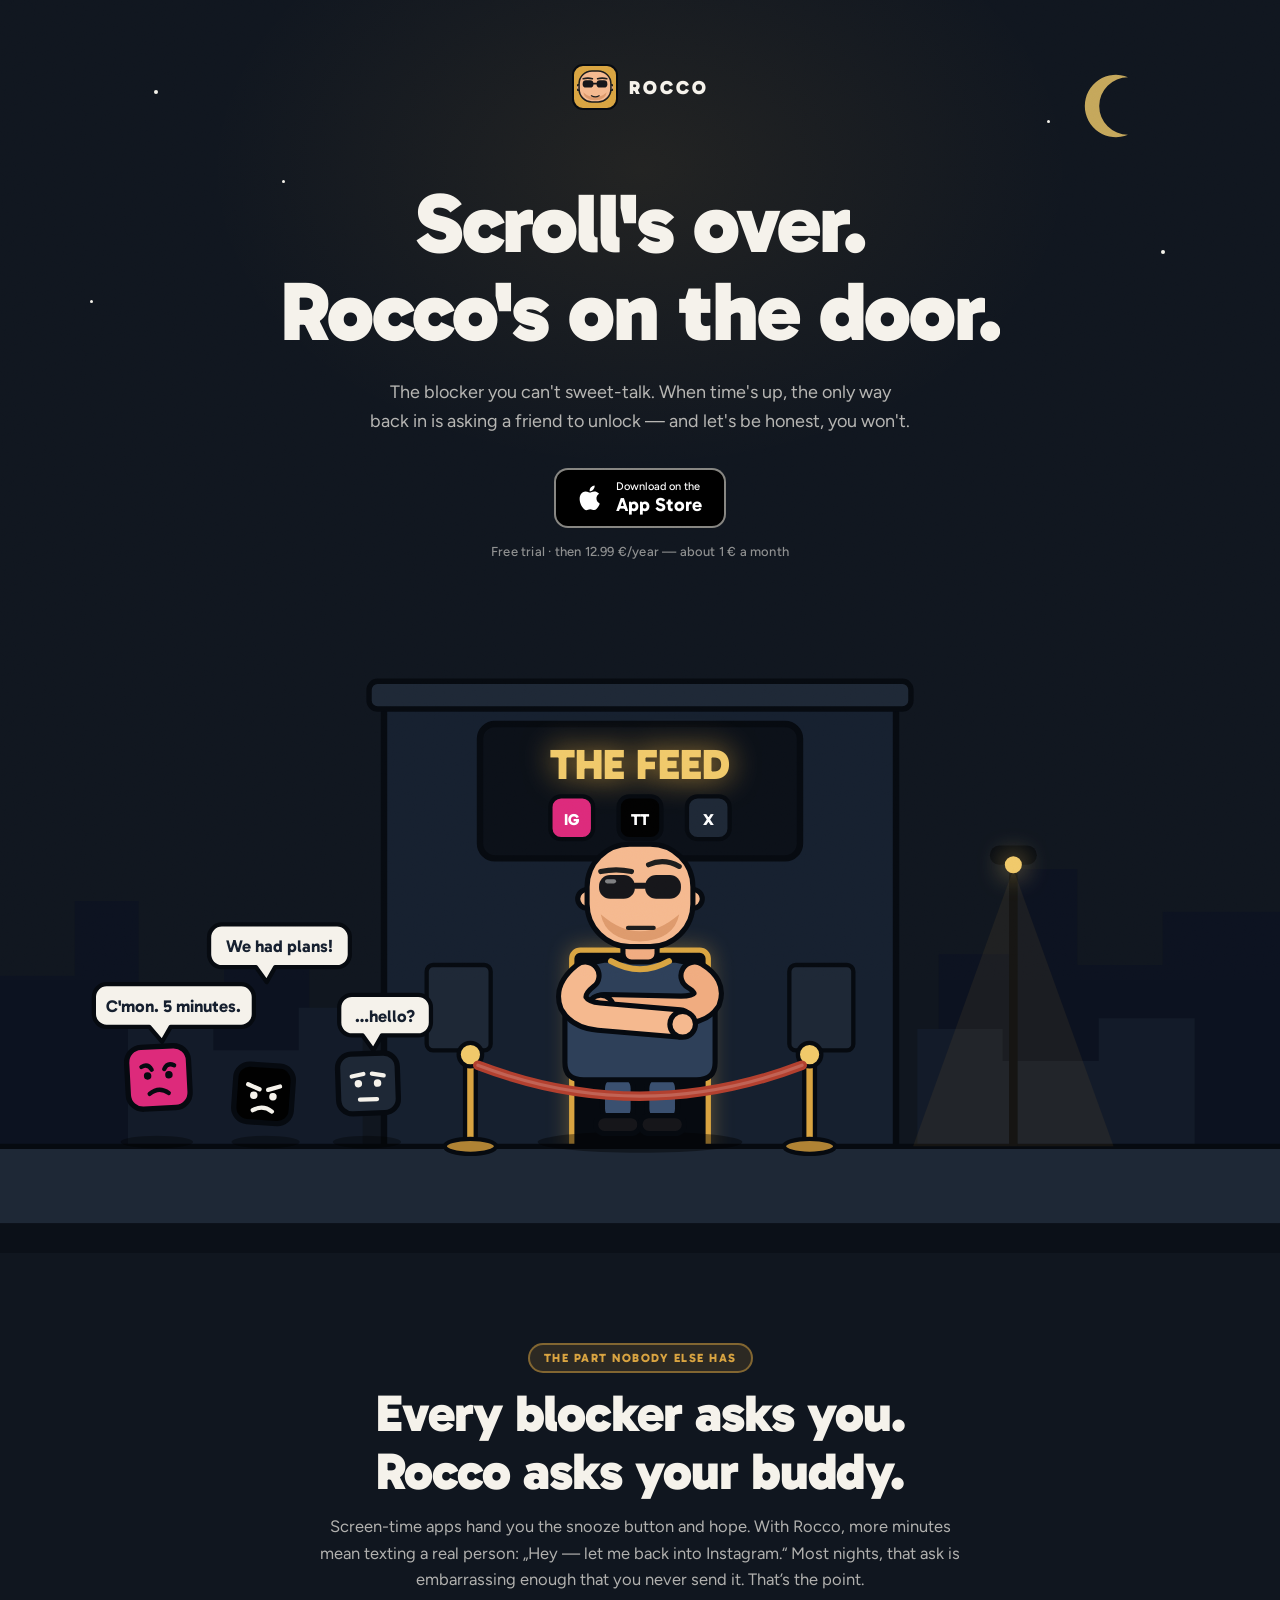
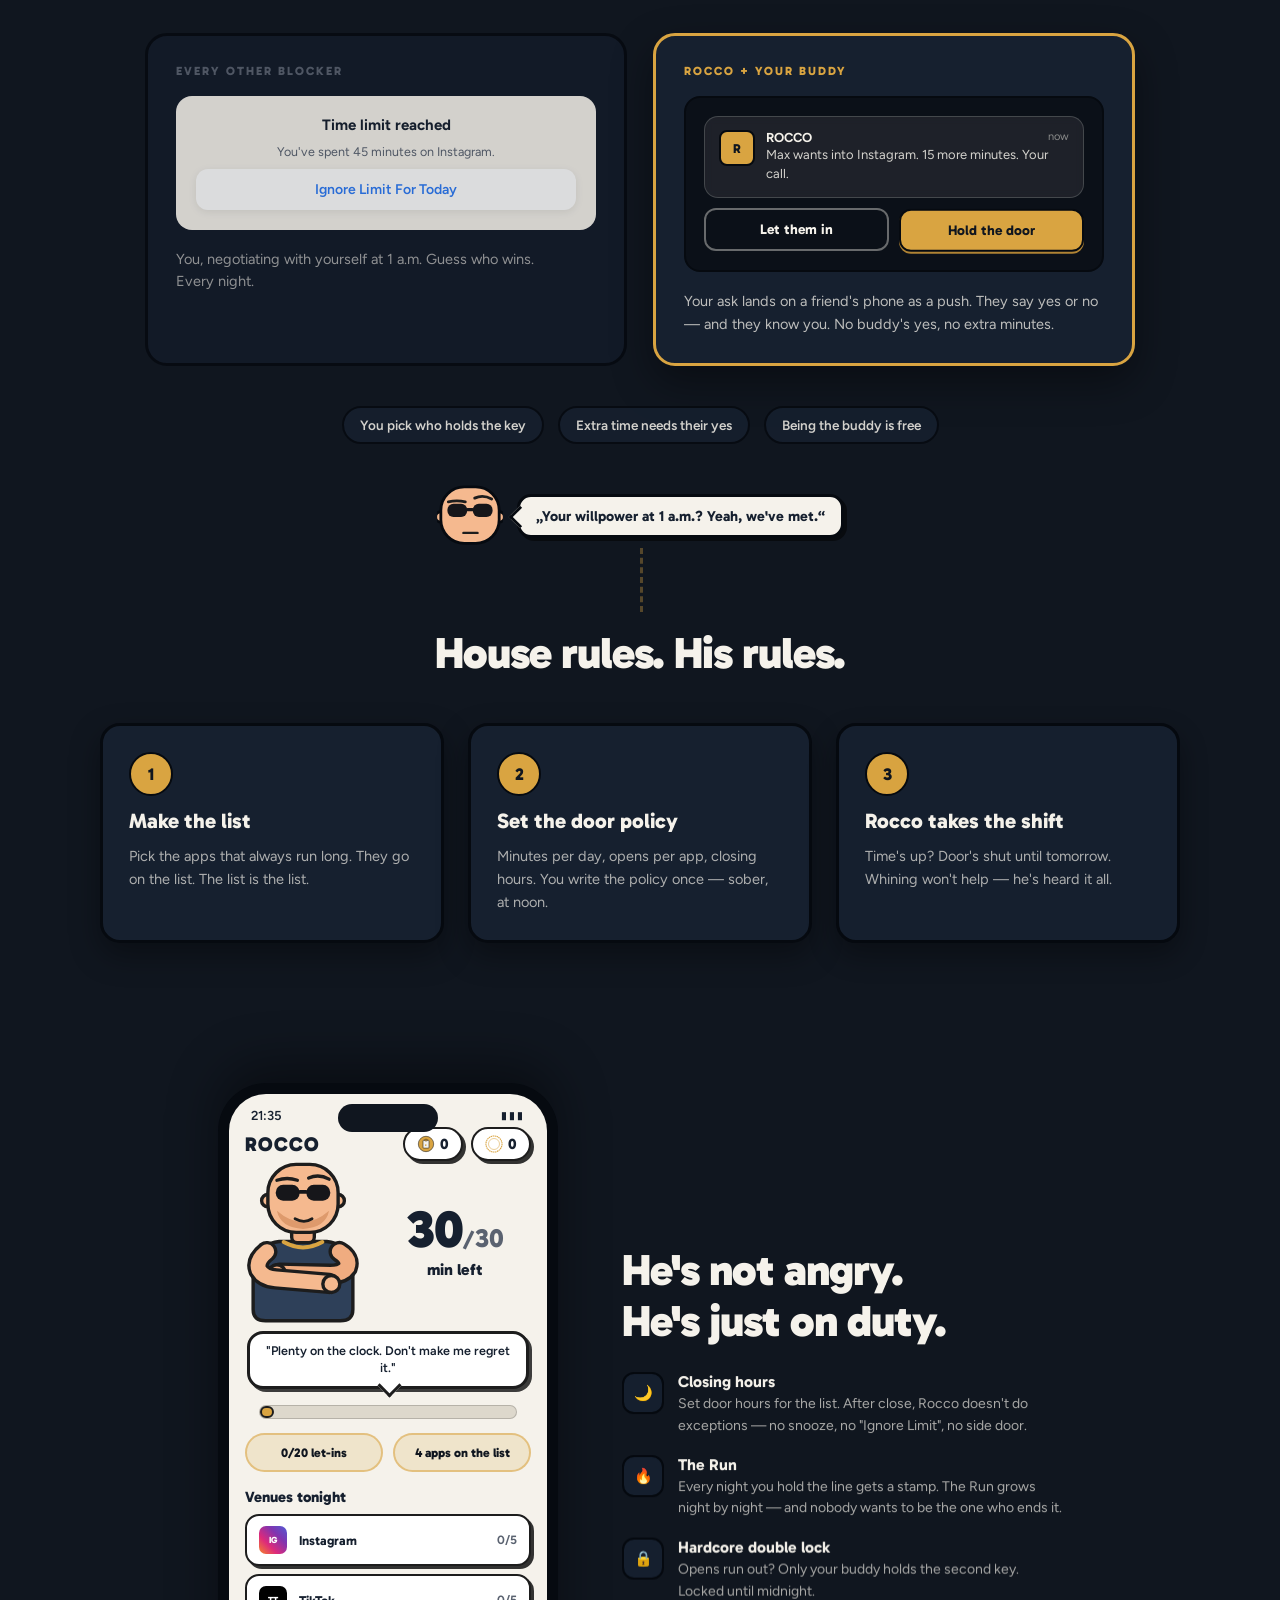
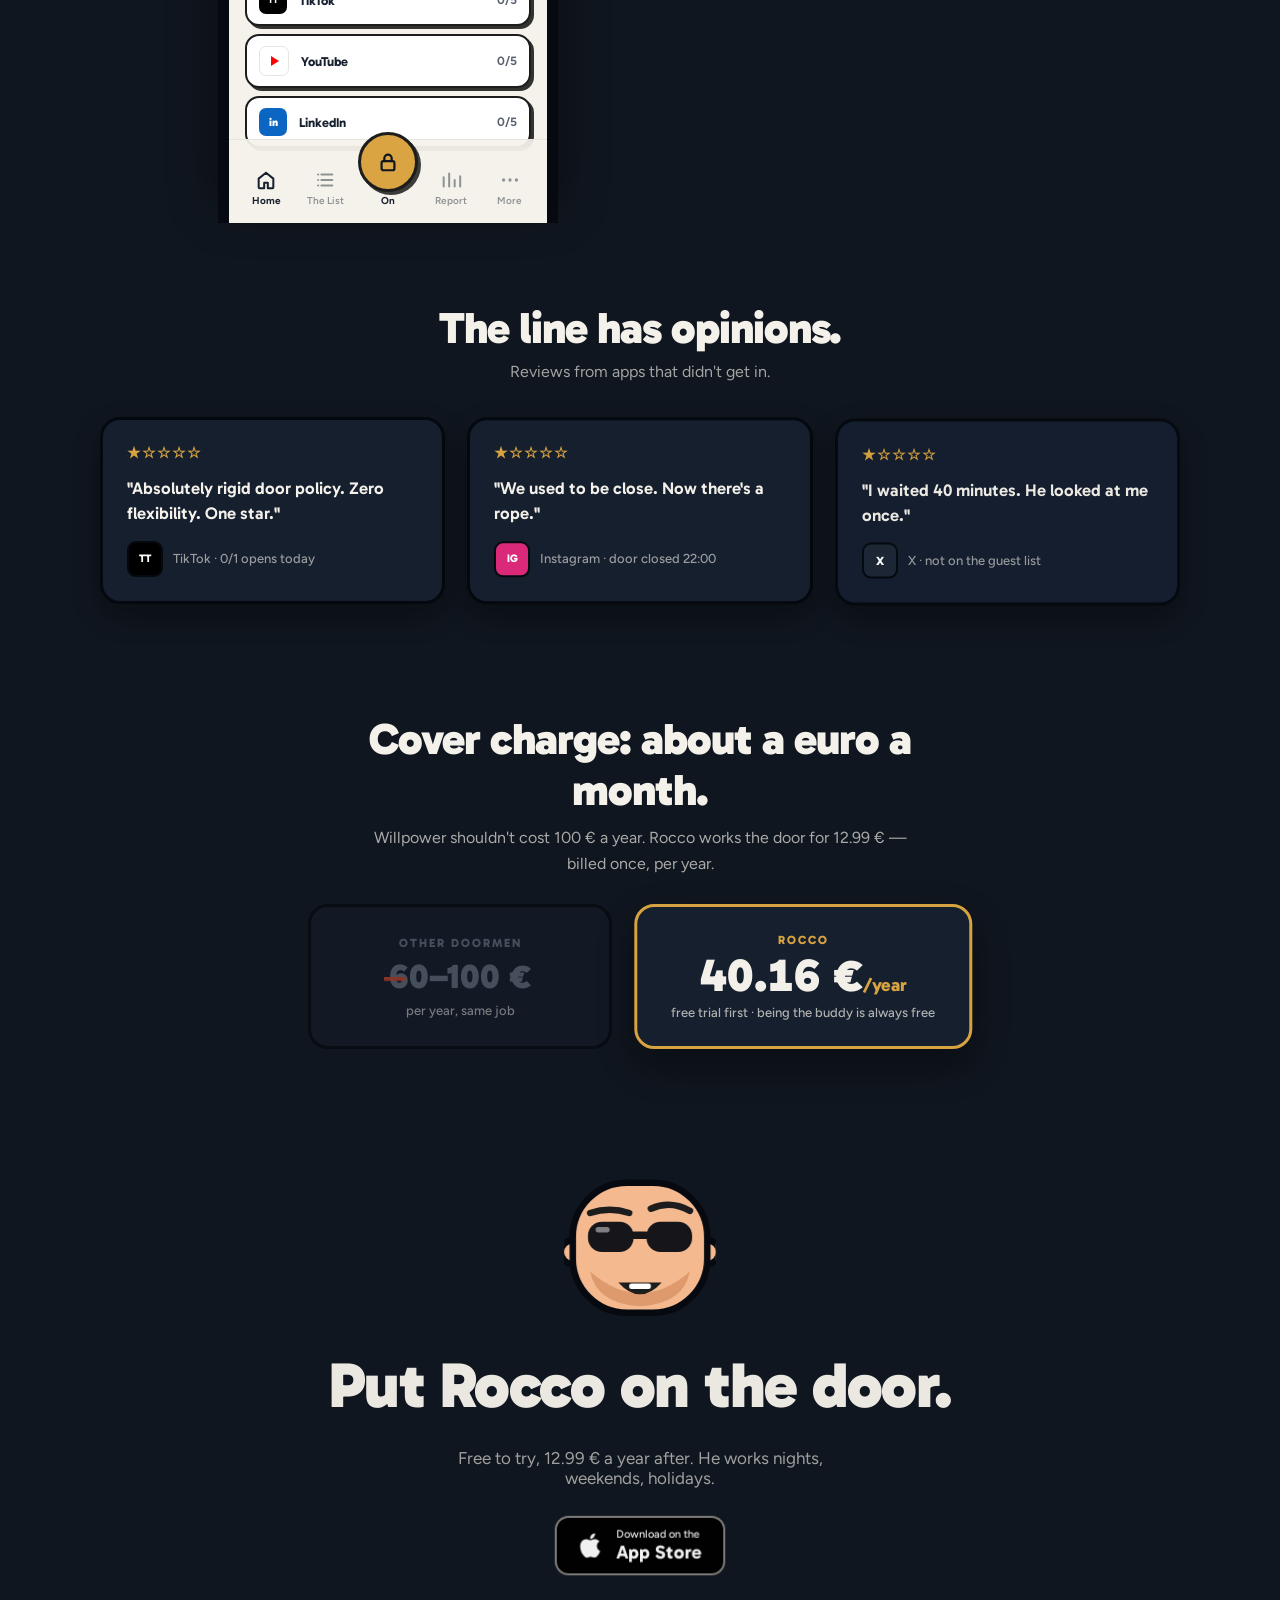
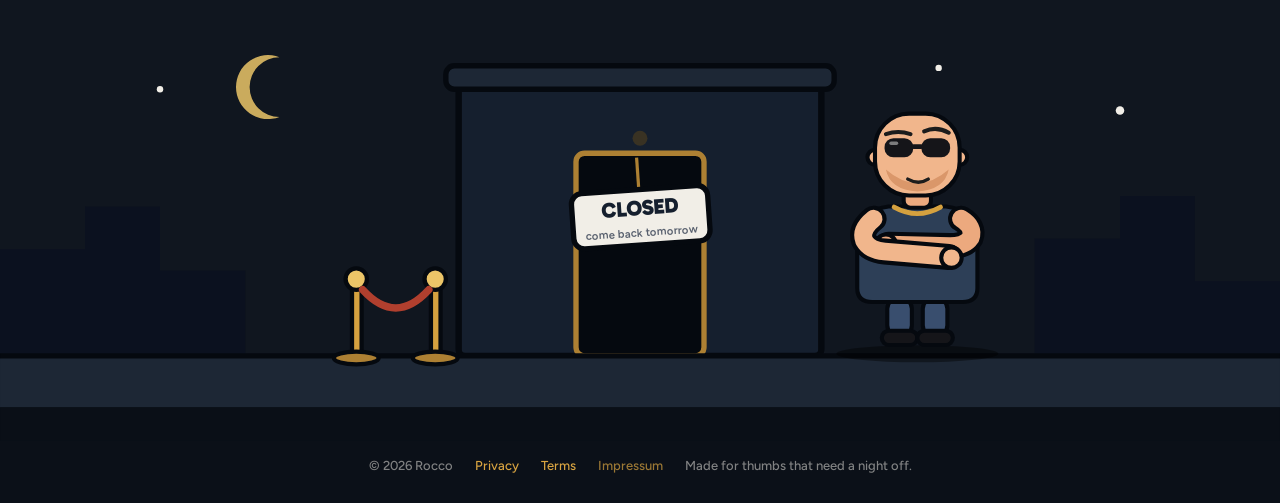
<file: index.html>
<!DOCTYPE html>
<html lang="en">
<head>
<meta charset="utf-8">
<meta name="viewport" content="width=device-width, initial-scale=1">
<script id="Cookiebot" src="https://consent.cookiebot.com/uc.js" data-cbid="1db7adaa-9e09-48d9-9459-16a54d3e0758" data-blockingmode="auto" type="text/javascript"></script>
<title>Rocco — Scroll's over. Rocco's on the door.</title>
<meta name="description" content="The blocker you can't sweet-talk. When time's up, the only way back in is asking a friend to unlock.">
<meta name="apple-itunes-app" content="app-id=6793236853">
<link rel="icon" type="image/png" href="assets/app-icon.png" />
<link rel="apple-touch-icon" href="assets/app-icon.png" />
<link rel="preconnect" href="https://fonts.googleapis.com">
<link href="https://fonts.googleapis.com/css2?family=Gabarito:wght@500;600;700;800;900&amp;family=Figtree:wght@400;500;600;700&amp;display=swap" rel="stylesheet">
<script>try{if(!matchMedia('(prefers-reduced-motion: reduce)').matches)document.documentElement.classList.add('rocco-motion')}catch(e){}</script>
<style>body{margin:0;background:#10161F;font-family:'Figtree',sans-serif}a{color:#D9A441;text-decoration:none}a:hover{color:#F0C96A}
@keyframes rocBreathe{0%,100%{transform:translateY(0)}50%{transform:translateY(-4px)}}
@keyframes rocNod{0%,20%,100%{transform:rotate(0deg)}8%{transform:rotate(4deg)}14%{transform:rotate(-1deg)}}
@keyframes neonFlick{0%,72%,76%,100%{opacity:1}74%{opacity:.55}90%{opacity:.85}}
@keyframes bubbleBob{0%,100%{transform:translateY(0)}50%{transform:translateY(-6px)}}
@keyframes starTwinkle{0%,100%{opacity:.9}50%{opacity:.35}}
@keyframes spotSway{0%,100%{transform:rotate(-1.4deg)}50%{transform:rotate(1.4deg)}}
html.lenis,html.lenis body{height:auto}
.lenis.lenis-smooth{scroll-behavior:auto!important}
.rocco-motion .hero-brand,.rocco-motion .hero-title,.rocco-motion .hero-sub,.rocco-motion .hero-cta,.rocco-motion .hero-trust{opacity:0}
.rocco-motion #scene-club,.rocco-motion #scene-rocco,.rocco-motion #scene-rocco-shadow,.rocco-motion #scene-queue,.rocco-motion #scene-rope,.rocco-motion .scene-bldg,.rocco-motion .scene-lamp,.rocco-motion #scene-spot{opacity:0}
.rocco-motion .rv{opacity:0}
.rocco-motion .scene-spot-on{transform-origin:950px 300px;transform-box:view-box;animation:spotSway 7s ease-in-out infinite}
.rocco-store-badge{will-change:transform;transition:box-shadow .35s ease,border-color .35s ease}
.rocco-store-badge:hover{box-shadow:0 12px 34px rgba(217,164,65,.28);border-color:rgba(240,201,106,.85)!important}
.card-dim85{opacity:.85}
.card-dim75{opacity:.75}
.rv-card{transition:transform .35s cubic-bezier(.34,1.56,.64,1),box-shadow .35s ease}
.rv-card:hover{transform:translateY(-6px)}
.grain{position:fixed;inset:-80px;z-index:60;pointer-events:none;opacity:.05;mix-blend-mode:overlay;background-image:url("data:image/svg+xml,%3Csvg xmlns='http://www.w3.org/2000/svg' width='240' height='240'%3E%3Cfilter id='n'%3E%3CfeTurbulence type='fractalNoise' baseFrequency='0.9' numOctaves='2' stitchTiles='stitch'/%3E%3C/filter%3E%3Crect width='100%25' height='100%25' filter='url(%23n)'/%3E%3C/svg%3E");animation:grainShift 1.1s steps(1,end) infinite}
@keyframes grainShift{0%{transform:translate(0,0)}12.5%{transform:translate(-42px,28px)}25%{transform:translate(30px,-38px)}37.5%{transform:translate(-24px,-30px)}50%{transform:translate(38px,22px)}62.5%{transform:translate(-52px,-8px)}75%{transform:translate(16px,42px)}87.5%{transform:translate(-12px,-46px)}100%{transform:translate(0,0)}}
.sheen{position:relative;overflow:hidden}
.sheen::after{content:"";position:absolute;inset:0;background:linear-gradient(115deg,transparent 42%,rgba(240,201,106,.13) 50%,transparent 58%);transform:translateX(-130%);animation:sheenSweep 5.5s ease-in-out 1.5s infinite;pointer-events:none}
@keyframes sheenSweep{0%,72%{transform:translateX(-130%)}88%,100%{transform:translateX(130%)}}
@keyframes signSwing{0%,100%{transform:rotate(2.4deg)}50%{transform:rotate(-2.4deg)}}
.sign-swing{animation:signSwing 3.8s ease-in-out infinite;transform-box:fill-box;transform-origin:50% 0}
@keyframes shootStar{0%,88%{opacity:0;transform:translate(160px,44px)}90%{opacity:1}97%,100%{opacity:0;transform:translate(560px,150px)}}
.shooting-star{animation:shootStar 11s linear 2s infinite}
.topbar{position:fixed;top:0;left:0;right:0;z-index:70;display:flex;align-items:center;justify-content:space-between;gap:12px;padding:9px 18px;background:rgba(11,16,24,.74);backdrop-filter:blur(14px);-webkit-backdrop-filter:blur(14px);border-bottom:1px solid rgba(217,164,65,.22);transform:translateY(-110%)}
.topbar.topbar-show{transform:translateY(0)}
.topbar-cta{display:inline-flex;align-items:center;gap:8px;background:#D9A441;border:2px solid #060A10;border-radius:10px;padding:7px 14px;font:700 14px 'Gabarito',sans-serif;color:#10161F!important;box-shadow:0 2px 0 #B08334}
@media (prefers-reduced-motion:reduce){*{animation:none!important;transition:none!important}}
.hero-section{display:flex;flex-direction:column;min-height:100vh;min-height:100svh;overflow:hidden}
.hero{position:relative;flex:0 0 auto;display:flex;flex-direction:column;align-items:center;text-align:center;padding:64px 24px 0}
.hero-brand{display:flex;align-items:center;justify-content:center;gap:11px}
.hero-title{margin:70px 0 0;font:900 clamp(44px,7vw,84px)/1.05 'Gabarito',sans-serif;letter-spacing:-2px;color:#F5F2EB;text-wrap:balance}
.hero-sub{margin:22px 0 0;max-width:540px;font:400 18px/1.6 'Figtree',sans-serif;color:#F5F2EB;opacity:.72;text-wrap:pretty}
.hero-cta{margin-top:32px;display:inline-flex;align-items:center;gap:12px;background:#000;border:2px solid rgba(245,242,235,.55);border-radius:14px;padding:10px 22px;color:#fff;text-decoration:none}
.hero-cta svg{width:26px;height:26px;flex-shrink:0}
.hero-cta-label{font:500 11px 'Figtree',sans-serif;color:#fff}
.hero-cta-store{font:700 19px 'Gabarito',sans-serif;color:#fff}
.hero-scene{display:block;width:100%;margin-top:-10px}
@media (max-width:640px){
/* Copy block grows and distributes leftover space between its rows,
   so the untouched full-width scene sits flush at the bottom. */
.hero{flex:1 1 auto;justify-content:space-between;padding:max(8px,env(safe-area-inset-top)) 18px 12px}
.hero-brand{gap:10px}
.hero-brand-icon{width:40px!important;height:40px!important;border-radius:10px!important}
.hero-brand-icon svg{width:34px!important;height:34px!important}
.hero-brand-name{font-size:18px!important;letter-spacing:2.5px!important}
.hero-title{margin-top:14px;font-size:clamp(40px,10.8vw,50px);letter-spacing:-1.5px;line-height:1.05}
.hero-sub{margin-top:10px;font-size:17px;line-height:1.5;max-width:360px}
.hero-cta{margin-top:12px;gap:10px;padding:10px 20px;border-radius:12px;border-width:2px}
.hero-cta svg{width:24px;height:24px}
.hero-cta-label{font-size:10px}
.hero-cta-store{font-size:17px}
.hero-trust{margin-top:8px!important;font-size:12px!important}
.hero-scene{flex:0 0 auto;width:100%;height:auto;margin-top:0}
.hero-deco{display:none!important}
}.led-board{width:100%;max-width:1080px;box-sizing:border-box;display:flex;flex-wrap:wrap;justify-content:center;background:#0A0E15;border:2px solid rgba(90,98,112,.55);border-radius:18px;padding:40px 12px 34px;box-shadow:0 0 0 1px rgba(0,0,0,.7),0 24px 60px rgba(0,0,0,.45),inset 0 0 70px rgba(0,0,0,.65)}
.led-cell{flex:1 1 260px;min-width:220px;position:relative;display:flex;flex-direction:column;align-items:center;gap:18px;padding:12px 24px;text-align:center}
.led-cell+.led-cell::before{content:"";position:absolute;left:0;top:10%;height:80%;border-left:2px dashed rgba(90,98,112,.5)}
.led-num{display:inline-flex;align-items:baseline;gap:6px;font:900 clamp(64px,8vw,96px)/1 'Gabarito',sans-serif;color:#F0C96A;font-variant-numeric:tabular-nums;text-shadow:0 0 18px rgba(217,164,65,.75),0 0 46px rgba(217,164,65,.35)}
.led-unit{font:800 clamp(20px,2.4vw,28px) 'Gabarito',sans-serif;color:#D9A441}
.led-label{font:700 12.5px/1.75 ui-monospace,'SF Mono',Menlo,Consolas,monospace;letter-spacing:2.5px;text-transform:uppercase;color:#5A6270;max-width:300px}
.led-live{display:flex;align-items:center;gap:10px;font:700 12px ui-monospace,'SF Mono',Menlo,Consolas,monospace;letter-spacing:3px;text-transform:uppercase;color:#5A6270}
.led-live-dot{width:9px;height:9px;border-radius:50%;background:#3CCB6E;box-shadow:0 0 10px rgba(60,203,110,.85);animation:ledPulse 1.8s ease-in-out infinite}
@keyframes ledPulse{0%,100%{opacity:1;transform:scale(1)}50%{opacity:.4;transform:scale(.78)}}
.led-on .led-num{animation:neonFlick 7s linear 1.2s infinite}
@media (max-width:760px){.led-board{padding:28px 8px 22px}.led-cell{flex-basis:100%;padding:18px 20px}.led-cell+.led-cell::before{left:18%;right:18%;top:0;height:0;border-left:0;border-top:2px dashed rgba(90,98,112,.5)}}
#stats-section[hidden],.led-cell[hidden]{display:none!important}
</style>
<script>
  window.ROCCO_APP_STORE_URL = "https://apps.apple.com/app/the-rocco-app/id6793236853";
</script>
<script type="text/plain" data-cookieconsent="statistics" src="assets/posthog-init.js"></script>
</head>
<body>
<div class="grain" aria-hidden="true"></div>
<div id="topbar" class="topbar">
  <div style="display:flex;align-items:center;gap:9px">
    <div style="width:30px;height:30px;background:#D9A441;border:2px solid #060A10;border-radius:8px;display:flex;align-items:center;justify-content:center;overflow:hidden">
      <svg viewBox="80 -2 140 140" width="25" height="25">
        <rect x="88" y="6" width="124" height="120" rx="50" fill="#F5B98F" stroke="#1D1D1D" stroke-width="6"></rect>
        <path d="M104 88 Q150 128 196 88 Q190 118 150 120 Q110 118 104 88 Z" fill="#DE9A6C"></path>
        <rect x="102" y="42" width="42" height="28" rx="13" fill="#16161A"></rect>
        <rect x="156" y="42" width="42" height="28" rx="13" fill="#16161A"></rect>
        <rect x="141" y="51" width="18" height="7" rx="3.5" fill="#16161A"></rect>
      </svg>
    </div>
    <span style="font:900 15px 'Gabarito',sans-serif;letter-spacing:2.5px;color:#F5F2EB">ROCCO</span>
  </div>
  <a class="rocco-store-badge topbar-cta" href="#">
    <svg viewBox="0 0 24 24" width="16" height="16" fill="#10161F"><path d="M17.05 12.54c-.03-2.89 2.36-4.28 2.47-4.35-1.35-1.97-3.44-2.24-4.18-2.27-1.78-.18-3.47 1.05-4.37 1.05-.9 0-2.29-1.02-3.77-1-1.94.03-3.72 1.13-4.72 2.86-2.01 3.49-.51 8.66 1.45 11.49.96 1.39 2.1 2.94 3.6 2.88 1.45-.06 1.99-.93 3.74-.93s2.24.93 3.77.9c1.56-.03 2.54-1.41 3.49-2.8 1.1-1.61 1.55-3.17 1.58-3.25-.03-.02-3.03-1.16-3.06-4.58zM14.16 4.05c.8-.97 1.34-2.32 1.19-3.66-1.15.05-2.55.77-3.38 1.73-.74.86-1.39 2.23-1.22 3.55 1.29.1 2.6-.65 3.41-1.62z"></path></svg>
    Get Rocco
  </a>
</div>
<div style="background:#10161F;color:#F5F2EB;overflow:hidden;position:relative">

  <section class="hero-section">
  <div class="hero">
    <span aria-hidden="true" style="position:absolute;top:-140px;left:50%;transform:translateX(-50%);width:min(900px,120vw);height:620px;background:radial-gradient(ellipse at center,rgba(217,164,65,.09) 0%,rgba(217,164,65,.035) 40%,transparent 68%);pointer-events:none"></span>
    <span class="hero-deco" style="position:absolute;top:90px;left:12%;width:4px;height:4px;background:#F5F2EB;border-radius:999px;animation:starTwinkle 3.2s ease-in-out infinite"></span>
    <span class="hero-deco" style="position:absolute;top:180px;left:22%;width:3px;height:3px;background:#F5F2EB;border-radius:999px;animation:starTwinkle 4.1s ease-in-out .6s infinite"></span>
    <span class="hero-deco" style="position:absolute;top:120px;right:18%;width:3px;height:3px;background:#F5F2EB;border-radius:999px;animation:starTwinkle 3.6s ease-in-out .3s infinite"></span>
    <span class="hero-deco" style="position:absolute;top:250px;right:9%;width:4px;height:4px;background:#F5F2EB;border-radius:999px;animation:starTwinkle 4.5s ease-in-out 1s infinite"></span>
    <span class="hero-deco" style="position:absolute;top:300px;left:7%;width:3px;height:3px;background:#F5F2EB;border-radius:999px;animation:starTwinkle 3.9s ease-in-out 1.4s infinite"></span>
    <svg class="hero-deco" viewBox="0 0 60 60" width="72" height="72" style="position:absolute;top:70px;right:10%;opacity:.9"><path d="M40 6 A26 26 0 1 0 40 54 A21 21 0 0 1 40 6 Z" fill="#F0C96A" opacity=".9"></path></svg>
    <div class="hero-brand">
      <div class="hero-brand-icon" style="width:42px;height:42px;background:#D9A441;border:2.5px solid #060A10;border-radius:11px;display:flex;align-items:center;justify-content:center;overflow:hidden">
        <svg viewBox="80 -2 140 140" width="36" height="36">
          <circle cx="88" cy="70" r="11" fill="#F5B98F" stroke="#1D1D1D" stroke-width="6"></circle>
          <circle cx="212" cy="70" r="11" fill="#F5B98F" stroke="#1D1D1D" stroke-width="6"></circle>
          <rect x="88" y="6" width="124" height="120" rx="50" fill="#F5B98F" stroke="#1D1D1D" stroke-width="6"></rect>
          <path d="M104 88 Q150 128 196 88 Q190 118 150 120 Q110 118 104 88 Z" fill="#DE9A6C"></path>
          <path d="M136 102 Q152 111 166 102" stroke="#1D1D1D" stroke-width="5" fill="none" stroke-linecap="round"></path>
          <rect x="102" y="42" width="42" height="28" rx="13" fill="#16161A"></rect>
          <rect x="156" y="42" width="42" height="28" rx="13" fill="#16161A"></rect>
          <rect x="141" y="51" width="18" height="7" rx="3.5" fill="#16161A"></rect>
          <path d="M104 36 Q122 31 140 36" stroke="#1D1D1D" stroke-width="6" fill="none" stroke-linecap="round"></path>
          <path d="M160 36 Q178 31 196 36" stroke="#1D1D1D" stroke-width="6" fill="none" stroke-linecap="round"></path>
        </svg>
      </div>
      <span class="hero-brand-name" style="font:900 19px 'Gabarito',sans-serif;letter-spacing:3px;color:#F5F2EB">ROCCO</span>
    </div>
    <h1 class="hero-title">Scroll's over.<br>Rocco's on the door.</h1>
    <p class="hero-sub">The blocker you can't sweet-talk. When time's up, the only way back in is asking a friend to unlock — and let's be honest, you won't.</p>
    <a class="rocco-store-badge hero-cta" href="#">
      <svg viewBox="0 0 24 24" fill="#fff"><path d="M17.05 12.54c-.03-2.89 2.36-4.28 2.47-4.35-1.35-1.97-3.44-2.24-4.18-2.27-1.78-.18-3.47 1.05-4.37 1.05-.9 0-2.29-1.02-3.77-1-1.94.03-3.72 1.13-4.72 2.86-2.01 3.49-.51 8.66 1.45 11.49.96 1.39 2.1 2.94 3.6 2.88 1.45-.06 1.99-.93 3.74-.93s2.24.93 3.77.9c1.56-.03 2.54-1.41 3.49-2.8 1.1-1.61 1.55-3.17 1.58-3.25-.03-.02-3.03-1.16-3.06-4.58zM14.16 4.05c.8-.97 1.34-2.32 1.19-3.66-1.15.05-2.55.77-3.38 1.73-.74.86-1.39 2.23-1.22 3.55 1.29.1 2.6-.65 3.41-1.62z"></path></svg>
      <div style="display:flex;flex-direction:column;align-items:flex-start;line-height:1.15"><span class="hero-cta-label">Download on the</span><span class="hero-cta-store">App Store</span></div>
    </a>
    <p class="hero-trust" style="margin:16px 0 0;font:500 13px 'Figtree',sans-serif;color:#F5F2EB;opacity:.55;letter-spacing:.2px">Free trial &middot; then 12.99&nbsp;&euro;/year &mdash; about 1&nbsp;&euro; a month</p>
  </div>

  <svg class="hero-scene" viewBox="0 0 1200 660" preserveAspectRatio="xMidYMax meet" aria-label="Rocco vor dem Club, niemand kommt rein">
    <path class="scene-bldg" d="M0 560 L0 400 L70 400 L70 330 L130 330 L130 410 L210 410 L210 360 L290 360 L290 560 Z" fill="#0C1220"></path>
    <path class="scene-bldg" d="M880 560 L880 380 L950 380 L950 300 L1010 300 L1010 390 L1090 390 L1090 340 L1200 340 L1200 560 Z" fill="#0C1220"></path>
    <path class="scene-bldg" d="M120 560 L120 440 L200 440 L200 470 L280 470 L280 430 L340 430 L340 560 Z" fill="#131B29"></path>
    <path class="scene-bldg" d="M860 560 L860 450 L940 450 L940 480 L1030 480 L1030 440 L1120 440 L1120 560 Z" fill="#131B29"></path>
    <g id="scene-club" transform="translate(360,110)">
      <rect x="0" y="30" width="480" height="430" rx="6" fill="#16202F" stroke="#060A10" stroke-width="6"></rect>
      <rect x="-14" y="14" width="508" height="26" rx="8" fill="#1E2836" stroke="#060A10" stroke-width="5"></rect>
      <rect x="90" y="54" width="300" height="126" rx="14" fill="#0B1018" stroke="#060A10" stroke-width="6"></rect>
      <text x="240" y="106" text-anchor="middle" style="font:900 40px 'Gabarito',sans-serif;fill:#F0C96A;filter:drop-shadow(0 0 14px rgba(217,164,65,.85));animation:neonFlick 6s linear infinite">THE FEED</text>
      <g>
        <rect x="156" y="122" width="40" height="40" rx="10" fill="#DD2A7B" stroke="#060A10" stroke-width="4"></rect>
        <text x="176" y="149" text-anchor="middle" style="font:800 15px 'Gabarito',sans-serif;fill:#fff">IG</text>
        <rect x="220" y="122" width="40" height="40" rx="10" fill="#010101" stroke="#060A10" stroke-width="4"></rect>
        <text x="240" y="149" text-anchor="middle" style="font:800 15px 'Gabarito',sans-serif;fill:#fff">TT</text>
        <rect x="284" y="122" width="40" height="40" rx="10" fill="#1E2836" stroke="#060A10" stroke-width="4"></rect>
        <text x="304" y="149" text-anchor="middle" style="font:800 15px 'Gabarito',sans-serif;fill:#fff">X</text>
      </g>
      <rect x="176" y="266" width="128" height="194" rx="8" fill="#060A10" stroke="#D9A441" stroke-width="5" style="filter:drop-shadow(0 0 10px rgba(217,164,65,.4))"></rect>
      <circle cx="240" cy="252" r="9" fill="#F0C96A" style="filter:drop-shadow(0 0 10px rgba(240,201,106,.9))"></circle>
      <rect x="40" y="280" width="60" height="80" rx="6" fill="#1E2836" stroke="#060A10" stroke-width="4"></rect>
      <rect x="380" y="280" width="60" height="80" rx="6" fill="#1E2836" stroke="#060A10" stroke-width="4"></rect>
    </g>
    <rect x="0" y="560" width="1200" height="100" fill="#1E2836"></rect>
    <line x1="0" y1="560" x2="1200" y2="560" stroke="#060A10" stroke-width="5"></line>
    <rect x="0" y="632" width="1200" height="28" fill="#0B1018"></rect>
    <rect class="scene-lamp" x="946" y="290" width="8" height="270" fill="#060A10"></rect>
    <rect class="scene-lamp" x="928" y="278" width="44" height="18" rx="9" fill="#060A10"></rect>
    <circle class="scene-lamp" cx="950" cy="296" r="8" fill="#F0C96A" style="filter:drop-shadow(0 0 12px rgba(240,201,106,.9))"></circle>
    <polygon id="scene-spot" points="950,300 856,560 1044,560" fill="rgba(217,164,65,.07)"></polygon>
    <ellipse id="scene-rocco-shadow" cx="600" cy="556" rx="96" ry="10" fill="rgba(0,0,0,.4)"></ellipse>
    <g id="scene-rocco" transform="translate(480,272) scale(0.8)">
      <g id="legs">
        <rect x="106" y="276" width="36" height="56" rx="16" fill="#3A5070" stroke="#060A10" stroke-width="6"></rect>
        <rect x="158" y="276" width="36" height="56" rx="16" fill="#3A5070" stroke="#060A10" stroke-width="6"></rect>
        <rect x="98" y="324" width="52" height="21" rx="10.5" fill="#16161A" stroke="#060A10" stroke-width="6"></rect>
        <rect x="150" y="324" width="52" height="21" rx="10.5" fill="#16161A" stroke="#060A10" stroke-width="6"></rect>
      </g>
      <g style="animation:rocBreathe 3.4s ease-in-out infinite">
        <path d="M62 192 Q62 148 108 142 L192 142 Q238 148 238 192 L238 262 Q238 282 216 282 L84 282 Q62 282 62 262 Z" fill="#2E4059" stroke="#060A10" stroke-width="6"></path>
        <path d="M116 143 Q150 162 184 143" stroke="#D9A441" stroke-width="7" fill="none" stroke-linecap="round"></path>
        <path d="M214 160 Q234 172 228 188 Q220 200 198 200 L108 198" stroke="#060A10" stroke-width="38" fill="none" stroke-linecap="round"></path><path d="M214 160 Q234 172 228 188 Q220 200 198 200 L108 198" stroke="#F0AC80" stroke-width="26" fill="none" stroke-linecap="round"></path><circle cx="104" cy="198" r="15" fill="#F0AC80" stroke="#060A10" stroke-width="6"></circle><path d="M86 160 Q66 176 72 192 Q80 206 102 208 L196 216" stroke="#060A10" stroke-width="38" fill="none" stroke-linecap="round"></path><path d="M86 160 Q66 176 72 192 Q80 206 102 208 L196 216" stroke="#F5B98F" stroke-width="26" fill="none" stroke-linecap="round"></path><circle cx="200" cy="217" r="15" fill="#F5B98F" stroke="#060A10" stroke-width="6"></circle>
        <rect x="130" y="112" width="40" height="32" rx="10" fill="#F0AC80" stroke="#060A10" stroke-width="6"></rect>
      </g>
      <g style="animation:rocNod 5s ease-in-out infinite;transform-origin:150px 100px;transform-box:view-box">
        <circle cx="88" cy="70" r="11" fill="#F5B98F" stroke="#060A10" stroke-width="6"></circle>
        <circle cx="212" cy="70" r="11" fill="#F5B98F" stroke="#060A10" stroke-width="6"></circle>
        <rect x="88" y="6" width="124" height="120" rx="50" fill="#F5B98F" stroke="#060A10" stroke-width="6"></rect>
        <path d="M104 88 Q150 128 196 88 Q190 118 150 120 Q110 118 104 88 Z" fill="#DE9A6C"></path>
        <path d="M136 104 L166 104" stroke="#1D1D1D" stroke-width="5" fill="none" stroke-linecap="round"></path>
        <rect x="102" y="42" width="42" height="28" rx="13" fill="#16161A"></rect>
        <rect x="156" y="42" width="42" height="28" rx="13" fill="#16161A"></rect>
        <rect x="141" y="51" width="18" height="7" rx="3.5" fill="#16161A"></rect>
        <rect x="109" y="47" width="13" height="5" rx="2.5" fill="#fff" opacity=".45"></rect>
        <path d="M104 38 Q122 34 140 38" stroke="#1D1D1D" stroke-width="6" fill="none" stroke-linecap="round"></path>
        <path d="M160 30 Q178 22 196 32" stroke="#1D1D1D" stroke-width="6" fill="none" stroke-linecap="round"></path>
      </g>
    </g>
    
      <g id="scene-queue">
        <g transform="translate(118,468) rotate(-3)">
          <rect x="0" y="0" width="58" height="58" rx="14" fill="#DD2A7B" stroke="#060A10" stroke-width="5"></rect>
          <path d="M14 20 Q19 15 24 20" stroke="#060A10" stroke-width="4" fill="none" stroke-linecap="round" transform="rotate(18 19 18)"></path>
          <path d="M34 20 Q39 15 44 20" stroke="#060A10" stroke-width="4" fill="none" stroke-linecap="round" transform="rotate(-18 39 18)"></path>
          <circle cx="19" cy="27" r="3.5" fill="#060A10"></circle><circle cx="39" cy="27" r="3.5" fill="#060A10"></circle>
          <path d="M20 44 Q29 37 38 44" stroke="#060A10" stroke-width="4" fill="none" stroke-linecap="round"></path>
        </g>
        <ellipse cx="147" cy="556" rx="34" ry="6" fill="rgba(0,0,0,.35)"></ellipse>
        <g style="animation:bubbleBob 3s ease-in-out infinite;transform-box:fill-box;transform-origin:center">
          <path d="M100 408 H226 A12 12 0 0 1 238 420 V436 A12 12 0 0 1 226 448 H160 L152 462 L140 448 H100 A12 12 0 0 1 88 436 V420 A12 12 0 0 1 100 408 Z" fill="#F5F2EB" stroke="#060A10" stroke-width="4" stroke-linejoin="round"></path>
          <text x="163" y="434" text-anchor="middle" style="font:700 16px 'Gabarito',sans-serif;fill:#16202F">C'mon. 5 minutes.</text>
        </g>
        <g transform="translate(222,482) rotate(4)">
          <rect x="0" y="0" width="54" height="54" rx="13" fill="#010101" stroke="#060A10" stroke-width="5"></rect>
          <path d="M12 19 L23 23" stroke="#F5F2EB" stroke-width="4" stroke-linecap="round"></path>
          <path d="M42 19 L31 23" stroke="#F5F2EB" stroke-width="4" stroke-linecap="round"></path>
          <circle cx="18" cy="29" r="3.5" fill="#F5F2EB"></circle><circle cx="36" cy="29" r="3.5" fill="#F5F2EB"></circle>
          <path d="M18 43 Q27 37 36 43" stroke="#F5F2EB" stroke-width="4" fill="none" stroke-linecap="round"></path>
        </g>
        <ellipse cx="249" cy="556" rx="32" ry="6" fill="rgba(0,0,0,.35)"></ellipse>
        <g style="animation:bubbleBob 3s ease-in-out .7s infinite;transform-box:fill-box;transform-origin:center">
          <path d="M208 352 H316 A12 12 0 0 1 328 364 V380 A12 12 0 0 1 316 392 H258 L250 406 L240 392 H208 A12 12 0 0 1 196 380 V364 A12 12 0 0 1 208 352 Z" fill="#F5F2EB" stroke="#060A10" stroke-width="4" stroke-linejoin="round"></path>
          <text x="262" y="378" text-anchor="middle" style="font:700 16px 'Gabarito',sans-serif;fill:#16202F">We had plans!</text>
        </g>
        <g transform="translate(316,474) rotate(-2)">
          <rect x="0" y="0" width="56" height="56" rx="13" fill="#1E2836" stroke="#060A10" stroke-width="5"></rect>
          <path d="M13 21 L24 19" stroke="#F5F2EB" stroke-width="4" stroke-linecap="round"></path>
          <path d="M43 21 L32 19" stroke="#F5F2EB" stroke-width="4" stroke-linecap="round"></path>
          <circle cx="19" cy="28" r="3.5" fill="#F5F2EB"></circle><circle cx="37" cy="28" r="3.5" fill="#F5F2EB"></circle>
          <line x1="20" y1="43" x2="36" y2="43" stroke="#F5F2EB" stroke-width="4" stroke-linecap="round"></line>
        </g>
        <ellipse cx="344" cy="556" rx="32" ry="6" fill="rgba(0,0,0,.35)"></ellipse>
        <g style="animation:bubbleBob 3s ease-in-out 1.4s infinite;transform-box:fill-box;transform-origin:center">
          <path d="M330 418 H392 A12 12 0 0 1 404 430 V444 A12 12 0 0 1 392 456 H358 L350 470 L340 456 H330 A12 12 0 0 1 318 444 V430 A12 12 0 0 1 330 418 Z" fill="#F5F2EB" stroke="#060A10" stroke-width="4" stroke-linejoin="round"></path>
          <text x="361" y="443" text-anchor="middle" style="font:700 16px 'Gabarito',sans-serif;fill:#16202F">…hello?</text>
        </g>
      </g>
    
    <g id="scene-rope">
      <rect x="436" y="478" width="10" height="82" rx="4" fill="#D9A441" stroke="#060A10" stroke-width="4"></rect>
      <circle cx="441" cy="474" r="11" fill="#F0C96A" stroke="#060A10" stroke-width="4"></circle>
      <ellipse cx="441" cy="560" rx="24" ry="7" fill="#B08334" stroke="#060A10" stroke-width="4"></ellipse>
      <rect x="754" y="478" width="10" height="82" rx="4" fill="#D9A441" stroke="#060A10" stroke-width="4"></rect>
      <circle cx="759" cy="474" r="11" fill="#F0C96A" stroke="#060A10" stroke-width="4"></circle>
      <ellipse cx="759" cy="560" rx="24" ry="7" fill="#B08334" stroke="#060A10" stroke-width="4"></ellipse>
      <path d="M448 484 Q600 542 752 484" stroke="#B3402F" stroke-width="9" fill="none" stroke-linecap="round"></path>
      <path d="M448 484 Q600 542 752 484" stroke="rgba(255,255,255,.18)" stroke-width="3" fill="none" stroke-linecap="round"></path>
    </g>
  </svg>
  </section>

  <div style="display:flex;flex-direction:column;align-items:center;gap:40px;padding:90px 24px 0;position:relative">
    <div class="rv" style="display:flex;flex-direction:column;align-items:center;gap:12px;text-align:center;max-width:640px">
      <span style="padding:6px 14px;background:rgba(217,164,65,.14);border:2px solid rgba(217,164,65,.5);border-radius:999px;font:800 12px 'Gabarito',sans-serif;color:#D9A441;letter-spacing:1.5px">THE PART NOBODY ELSE HAS</span>
      <h2 style="margin:0;font:900 clamp(32px,4.5vw,52px)/1.12 'Gabarito',sans-serif;letter-spacing:-1px;text-wrap:balance">Every blocker asks you.<br>Rocco asks your buddy.</h2>
      <p style="margin:0;font:400 16.5px/1.6 'Figtree',sans-serif;opacity:.7;text-wrap:pretty">Screen-time apps hand you the snooze button and hope. With Rocco, more minutes mean texting a real person: &#8222;Hey — let me back into Instagram.&#8220; Most nights, that ask is embarrassing enough that you never send it. That&#8217;s the point.</p>
    </div>
    <div style="display:flex;flex-wrap:wrap;justify-content:center;gap:26px;max-width:1020px">
      <div class="rv rv-card card-dim85" data-rv-x="-44" data-rv-o=".85" style="flex:1;min-width:300px;max-width:420px;display:flex;flex-direction:column;gap:18px;background:#131B29;border:3px solid #060A10;border-radius:22px;padding:28px">
        <span style="font:800 12px 'Gabarito',sans-serif;color:#5A6270;letter-spacing:2px">EVERY OTHER BLOCKER</span>
        <div style="display:flex;flex-direction:column;gap:10px;background:#F5F2EB;border-radius:16px;padding:20px;text-align:center">
          <span style="font:700 15px 'Figtree',sans-serif;color:#16202F">Time limit reached</span>
          <span style="font:400 12.5px 'Figtree',sans-serif;color:#5A6270">You've spent 45 minutes on Instagram.</span>
          <div style="padding:12px 0;background:#fff;border-radius:12px;font:600 14px 'Figtree',sans-serif;color:#2E7CF6;box-shadow:0 2px 8px rgba(0,0,0,.08)">Ignore Limit For Today</div>
        </div>
        <span style="font:400 14.5px/1.55 'Figtree',sans-serif;opacity:.65;text-wrap:pretty">You, negotiating with yourself at 1 a.m. Guess who wins. Every night.</span>
      </div>
      <div class="rv rv-card" data-rv-x="44" data-rv-delay=".12" style="flex:1;min-width:300px;max-width:420px;display:flex;flex-direction:column;gap:18px;background:#16202F;border:3px solid #D9A441;border-radius:22px;padding:28px;box-shadow:0 16px 40px rgba(0,0,0,.4)">
        <span style="font:800 12px 'Gabarito',sans-serif;color:#D9A441;letter-spacing:2px">ROCCO + YOUR BUDDY</span>
        <div style="display:flex;flex-direction:column;gap:12px;background:#0B1018;border:2.5px solid #060A10;border-radius:16px;padding:18px">
          <div id="buddy-push" style="display:flex;align-items:flex-start;gap:11px;background:rgba(245,242,235,.08);border:1.5px solid rgba(245,242,235,.18);border-radius:14px;padding:13px 14px;backdrop-filter:blur(4px)">
            <div style="width:32px;height:32px;flex-shrink:0;background:#D9A441;border:2px solid #060A10;border-radius:8px;display:flex;align-items:center;justify-content:center;font:800 13px 'Gabarito',sans-serif;color:#10161F">R</div>
            <div style="flex:1;display:flex;flex-direction:column;gap:1px">
              <div style="display:flex;justify-content:space-between;gap:8px"><span style="font:700 13px 'Figtree',sans-serif;color:#F5F2EB">ROCCO</span><span style="font:400 11px 'Figtree',sans-serif;color:#F5F2EB;opacity:.5">now</span></div>
              <span style="font:400 13px/1.45 'Figtree',sans-serif;color:#F5F2EB;opacity:.85">Max wants into Instagram. 15 more minutes. Your call.</span>
            </div>
          </div>
          <div id="buddy-actions" style="display:grid;grid-template-columns:1fr 1fr;gap:10px">
            <div style="text-align:center;padding:11px 0;background:transparent;border:2.5px solid rgba(245,242,235,.4);border-radius:12px;font:700 14px 'Gabarito',sans-serif;color:#F5F2EB">Let them in</div>
            <div style="text-align:center;padding:11px 0;background:#D9A441;border:2.5px solid #060A10;border-radius:12px;font:700 14px 'Gabarito',sans-serif;color:#10161F;box-shadow:0 2px 0 #B08334">Hold the door</div>
          </div>
        </div>
        <span style="font:400 14.5px/1.55 'Figtree',sans-serif;opacity:.75;text-wrap:pretty">Your ask lands on a friend's phone as a push. They say yes or no — and they know you. No buddy's yes, no extra minutes.</span>
      </div>
    </div>
    <div class="rv" style="display:flex;flex-wrap:wrap;justify-content:center;gap:14px;max-width:900px">
      <span style="padding:9px 16px;background:#16202F;border:2.5px solid #060A10;border-radius:999px;font:600 13.5px 'Figtree',sans-serif;color:#F5F2EB;opacity:.85">You pick who holds the key</span>
      <span style="padding:9px 16px;background:#16202F;border:2.5px solid #060A10;border-radius:999px;font:600 13.5px 'Figtree',sans-serif;color:#F5F2EB;opacity:.85">Extra time needs their yes</span>
      <span style="padding:9px 16px;background:#16202F;border:2.5px solid #060A10;border-radius:999px;font:600 13.5px 'Figtree',sans-serif;color:#F5F2EB;opacity:.85">Being the buddy is free</span>
    </div>
    <div class="rv" style="display:flex;align-items:center;gap:14px">
      <svg viewBox="80 0 140 136" width="66" height="64" style="flex-shrink:0">
        <circle cx="88" cy="70" r="11" fill="#F5B98F" stroke="#060A10" stroke-width="6"></circle>
        <circle cx="212" cy="70" r="11" fill="#F5B98F" stroke="#060A10" stroke-width="6"></circle>
        <rect x="88" y="6" width="124" height="120" rx="50" fill="#F5B98F" stroke="#060A10" stroke-width="6"></rect>
        <path d="M136 104 L166 104" stroke="#1D1D1D" stroke-width="5" fill="none" stroke-linecap="round"></path>
        <rect x="102" y="42" width="42" height="28" rx="13" fill="#16161A"></rect>
        <rect x="156" y="42" width="42" height="28" rx="13" fill="#16161A"></rect>
        <rect x="141" y="51" width="18" height="7" rx="3.5" fill="#16161A"></rect>
        <path d="M104 38 Q122 34 140 38" stroke="#1D1D1D" stroke-width="6" fill="none" stroke-linecap="round"></path>
        <path d="M160 30 Q178 22 196 32" stroke="#1D1D1D" stroke-width="6" fill="none" stroke-linecap="round"></path>
      </svg>
      <div style="position:relative;background:#F5F2EB;border:3px solid #060A10;border-radius:14px;padding:10px 16px;font:700 14.5px 'Gabarito',sans-serif;color:#16202F;box-shadow:3px 3px 0 rgba(0,0,0,.5)"><span style="position:absolute;top:50%;left:-8px;margin-top:-7px;width:13px;height:13px;background:#F5F2EB;border-left:3px solid #060A10;border-bottom:3px solid #060A10;transform:rotate(45deg)"></span>&#8222;Your willpower at 1 a.m.? Yeah, we've met.&#8220;</div>
    </div>
  </div>

  <div style="display:flex;flex-direction:column;align-items:center;gap:44px;padding:80px 24px 0;position:relative">
    <div style="position:absolute;top:0;left:50%;width:0;height:64px;border-left:3px dashed rgba(217,164,65,.35)"></div>
    <h2 class="rv" style="margin:0;font:900 clamp(30px,4vw,44px)/1.15 'Gabarito',sans-serif;letter-spacing:-1px;text-align:center">House rules. His rules.</h2>
    <div style="display:flex;flex-wrap:wrap;justify-content:center;gap:24px;max-width:1080px">
      <div class="rv rv-card" style="flex:1;min-width:270px;max-width:330px;display:flex;flex-direction:column;gap:12px;background:#16202F;border:3px solid #060A10;border-radius:20px;padding:26px;box-shadow:0 12px 30px rgba(0,0,0,.35)">
        <span style="width:40px;height:40px;display:flex;align-items:center;justify-content:center;background:#D9A441;border:2.5px solid #060A10;border-radius:999px;font:800 17px 'Gabarito',sans-serif;color:#10161F">1</span>
        <span style="font:800 21px 'Gabarito',sans-serif;color:#F5F2EB">Make the list</span>
        <span style="font:400 14.5px/1.6 'Figtree',sans-serif;color:#F5F2EB;opacity:.68">Pick the apps that always run long. They go on the list. The list is the list.</span>
      </div>
      <div class="rv rv-card" data-rv-delay=".12" style="flex:1;min-width:270px;max-width:330px;display:flex;flex-direction:column;gap:12px;background:#16202F;border:3px solid #060A10;border-radius:20px;padding:26px;box-shadow:0 12px 30px rgba(0,0,0,.35)">
        <span style="width:40px;height:40px;display:flex;align-items:center;justify-content:center;background:#D9A441;border:2.5px solid #060A10;border-radius:999px;font:800 17px 'Gabarito',sans-serif;color:#10161F">2</span>
        <span style="font:800 21px 'Gabarito',sans-serif;color:#F5F2EB">Set the door policy</span>
        <span style="font:400 14.5px/1.6 'Figtree',sans-serif;color:#F5F2EB;opacity:.68">Minutes per day, opens per app, closing hours. You write the policy once — sober, at noon.</span>
      </div>
      <div class="rv rv-card" data-rv-delay=".24" style="flex:1;min-width:270px;max-width:330px;display:flex;flex-direction:column;gap:12px;background:#16202F;border:3px solid #060A10;border-radius:20px;padding:26px;box-shadow:0 12px 30px rgba(0,0,0,.35)">
        <span style="width:40px;height:40px;display:flex;align-items:center;justify-content:center;background:#D9A441;border:2.5px solid #060A10;border-radius:999px;font:800 17px 'Gabarito',sans-serif;color:#10161F">3</span>
        <span style="font:800 21px 'Gabarito',sans-serif;color:#F5F2EB">Rocco takes the shift</span>
        <span style="font:400 14.5px/1.6 'Figtree',sans-serif;color:#F5F2EB;opacity:.68">Time's up? Door's shut until tomorrow. Whining won't help — he's heard it all.</span>
      </div>
    </div>
  </div>

  <div style="display:flex;flex-wrap:wrap;align-items:center;justify-content:center;gap:64px;padding:110px 24px 0;position:relative">
    <div id="phone-wrap" class="rv" style="width:340px;flex-shrink:0;display:flex;flex-direction:column">
      <div id="phone-body" style="width:340px;height:740px;background:#F5F2EB;border-radius:48px 48px 0 0;border:11px solid #060A10;border-bottom:none;box-shadow:0 -18px 50px rgba(0,0,0,.4);position:relative;overflow:hidden;display:flex;flex-direction:column;box-sizing:border-box;padding-bottom:78px">
        <div style="position:absolute;top:10px;left:50%;transform:translateX(-50%);width:100px;height:28px;background:#10161F;border-radius:16px;z-index:5"></div>
        <div style="display:flex;justify-content:space-between;align-items:center;padding:14px 22px 0;font:600 13px 'Figtree',sans-serif;color:#16202F"><span>21:35</span><span style="letter-spacing:2px;font-size:10px">▮▮▮</span></div>
        <div style="display:flex;justify-content:space-between;align-items:center;padding:4px 16px 0">
          <span style="font:900 20px 'Gabarito',sans-serif;color:#16202F;letter-spacing:1px">ROCCO</span>
          <div style="display:flex;align-items:center;gap:8px">
            <div style="display:flex;align-items:center;gap:5px;padding:6px 12px;background:#fff;border:2.5px solid #1D1D1D;border-radius:999px;box-shadow:3px 3px 0 rgba(29,29,29,.9)">
              <svg viewBox="0 0 96 96" width="18" height="18" aria-hidden="true"><circle cx="48" cy="48" r="41" fill="#D9A441" stroke="#1D1D1D" stroke-width="3"></circle><rect x="32" y="28" width="32" height="42" rx="4" fill="#F5F2EB" stroke="#1D1D1D" stroke-width="3"></rect><rect x="41" y="23" width="14" height="9" rx="3" fill="#D9A441" stroke="#1D1D1D" stroke-width="2.5"></rect><text x="48" y="57" text-anchor="middle" style="font:900 14px 'Gabarito',sans-serif;fill:#D9A441">R</text></svg>
              <span style="font:800 15px 'Gabarito',sans-serif;color:#16202F">0</span>
            </div>
            <div style="display:flex;align-items:center;gap:5px;padding:6px 12px;background:#fff;border:2.5px solid #1D1D1D;border-radius:999px;box-shadow:3px 3px 0 rgba(29,29,29,.9)">
              <svg viewBox="0 0 170 170" width="18" height="18" aria-hidden="true"><circle cx="85" cy="85" r="76" fill="none" stroke="#D9A441" stroke-width="10" stroke-dasharray="14 5"></circle><circle cx="85" cy="85" r="52" fill="none" stroke="#D9A441" stroke-width="5"></circle></svg>
              <span style="font:800 15px 'Gabarito',sans-serif;color:#16202F">0</span>
            </div>
          </div>
        </div>
        <div style="display:flex;align-items:center;padding:0 8px">
          <svg viewBox="30 0 240 300" width="136" height="170" style="flex-shrink:0;margin-left:-2px" aria-label="Rocco on duty">
            <g style="animation:rocBreathe 3.4s ease-in-out infinite">
              <path d="M62 192 Q62 148 108 142 L192 142 Q238 148 238 192 L238 262 Q238 282 216 282 L84 282 Q62 282 62 262 Z" fill="#2E4059" stroke="#1D1D1D" stroke-width="6"></path>
              <path d="M116 143 Q150 162 184 143" stroke="#D9A441" stroke-width="7" fill="none" stroke-linecap="round"></path>
              <path d="M214 160 Q234 172 228 188 Q220 200 198 200 L108 198" stroke="#1D1D1D" stroke-width="38" fill="none" stroke-linecap="round"></path>
              <path d="M214 160 Q234 172 228 188 Q220 200 198 200 L108 198" stroke="#F0AC80" stroke-width="26" fill="none" stroke-linecap="round"></path>
              <circle cx="104" cy="198" r="15" fill="#F0AC80" stroke="#1D1D1D" stroke-width="6"></circle>
              <path d="M86 160 Q66 176 72 192 Q80 206 102 208 L196 216" stroke="#1D1D1D" stroke-width="38" fill="none" stroke-linecap="round"></path>
              <path d="M86 160 Q66 176 72 192 Q80 206 102 208 L196 216" stroke="#F5B98F" stroke-width="26" fill="none" stroke-linecap="round"></path>
              <circle cx="200" cy="217" r="15" fill="#F5B98F" stroke="#1D1D1D" stroke-width="6"></circle>
              <rect x="130" y="112" width="40" height="32" rx="10" fill="#F0AC80" stroke="#1D1D1D" stroke-width="6"></rect>
            </g>
            <g style="animation:rocNod 5s ease-in-out infinite;transform-origin:150px 100px;transform-box:view-box">
              <circle cx="88" cy="70" r="11" fill="#F5B98F" stroke="#1D1D1D" stroke-width="6"></circle>
              <circle cx="212" cy="70" r="11" fill="#F5B98F" stroke="#1D1D1D" stroke-width="6"></circle>
              <rect x="88" y="6" width="124" height="120" rx="50" fill="#F5B98F" stroke="#1D1D1D" stroke-width="6"></rect>
              <path d="M104 88 Q150 128 196 88 Q190 118 150 120 Q110 118 104 88 Z" fill="#DE9A6C"></path>
              <path d="M136 102 Q152 111 166 102" stroke="#1D1D1D" stroke-width="5" fill="none" stroke-linecap="round"></path>
              <rect x="102" y="42" width="42" height="28" rx="13" fill="#16161A"></rect>
              <rect x="156" y="42" width="42" height="28" rx="13" fill="#16161A"></rect>
              <rect x="141" y="51" width="18" height="7" rx="3.5" fill="#16161A"></rect>
              <path d="M104 34 Q122 28 140 34" stroke="#1D1D1D" stroke-width="6" fill="none" stroke-linecap="round"></path>
              <path d="M160 30 Q178 22 196 32" stroke="#1D1D1D" stroke-width="6" fill="none" stroke-linecap="round"></path>
            </g>
          </svg>
          <div style="flex:1;display:flex;flex-direction:column;align-items:center;justify-content:center;gap:2px;padding-bottom:6px">
            <div style="display:flex;align-items:baseline;gap:1px;line-height:1">
              <span id="phone-min" style="font:900 52px/0.9 'Gabarito',sans-serif;color:#16202F;letter-spacing:-2px;font-variant-numeric:tabular-nums">30</span>
              <span style="font:800 22px 'Gabarito',sans-serif;color:#5A6270;padding-bottom:5px">/</span>
              <span style="font:800 26px 'Gabarito',sans-serif;color:#5A6270;padding-bottom:4px">30</span>
            </div>
            <span style="font:800 16px 'Gabarito',sans-serif;color:#16202F">min left</span>
          </div>
        </div>
        <div style="display:flex;justify-content:center;padding:0 18px">
          <div style="position:relative;width:100%;background:#fff;border:3px solid #1D1D1D;border-radius:16px;padding:9px 12px;font:600 12.5px/1.35 'Figtree',sans-serif;color:#16202F;text-align:center;box-shadow:3px 3px 0 rgba(29,29,29,.85)">
            &quot;Plenty on the clock. Don't make me regret it.&quot;
            <span style="position:absolute;left:50%;bottom:-8px;width:14px;height:14px;margin-left:-7px;background:#fff;border-right:3px solid #1D1D1D;border-bottom:3px solid #1D1D1D;transform:rotate(45deg)"></span>
          </div>
        </div>
        <div style="padding:16px 30px 0">
          <div style="position:relative;width:100%;height:14px;background:#DDD8CC;border:1.5px solid rgba(29,29,29,.2);border-radius:999px;box-sizing:border-box">
            <div style="position:absolute;left:0;top:0;bottom:0;width:14px;background:#D9A441;border:2px solid #1D1D1D;border-radius:999px;box-sizing:border-box"></div>
          </div>
        </div>
        <div style="display:flex;gap:10px;padding:14px 16px 0">
          <span style="flex:1;text-align:center;padding:10px 6px;background:rgba(217,164,65,.18);border:2.5px solid rgba(217,164,65,.55);border-radius:999px;font:800 12.5px 'Gabarito',sans-serif;color:#10161F">0/20 let-ins</span>
          <span style="flex:1;text-align:center;padding:10px 6px;background:rgba(217,164,65,.18);border:2.5px solid rgba(217,164,65,.55);border-radius:999px;font:800 12.5px 'Gabarito',sans-serif;color:#10161F">4 apps on the list</span>
        </div>
        <div style="padding:16px 16px 0;font:800 15px 'Gabarito',sans-serif;color:#16202F">Venues tonight</div>
        <div id="venue-list" style="display:flex;flex-direction:column;gap:8px;padding:8px 16px 0">
          <div style="display:flex;align-items:center;gap:12px;background:#fff;border:2.5px solid #1D1D1D;border-radius:14px;padding:10px 12px;box-shadow:3px 3px 0 rgba(29,29,29,.9)">
            <div style="width:28px;height:28px;border-radius:7px;background:linear-gradient(45deg,#F58529,#DD2A7B,#8134AF,#515BD4);display:flex;align-items:center;justify-content:center;font:800 9px 'Gabarito',sans-serif;color:#fff">IG</div>
            <span style="flex:1;font:700 13px 'Gabarito',sans-serif;color:#16202F">Instagram</span>
            <span style="font:700 12px 'Figtree',sans-serif;color:#5A6270">0/5</span>
          </div>
          <div style="display:flex;align-items:center;gap:12px;background:#fff;border:2.5px solid #1D1D1D;border-radius:14px;padding:10px 12px;box-shadow:3px 3px 0 rgba(29,29,29,.9)">
            <div style="width:28px;height:28px;border-radius:7px;background:#010101;display:flex;align-items:center;justify-content:center;font:800 9px 'Gabarito',sans-serif;color:#fff">TT</div>
            <span style="flex:1;font:700 13px 'Gabarito',sans-serif;color:#16202F">TikTok</span>
            <span style="font:700 12px 'Figtree',sans-serif;color:#5A6270">0/5</span>
          </div>
          <div style="display:flex;align-items:center;gap:12px;background:#fff;border:2.5px solid #1D1D1D;border-radius:14px;padding:10px 12px;box-shadow:3px 3px 0 rgba(29,29,29,.9)">
            <div style="width:28px;height:28px;border-radius:7px;background:#fff;border:1.5px solid #E5E5E5;display:flex;align-items:center;justify-content:center"><div style="width:0;height:0;border-left:8px solid #FF0000;border-top:5px solid transparent;border-bottom:5px solid transparent;margin-left:2px"></div></div>
            <span style="flex:1;font:700 13px 'Gabarito',sans-serif;color:#16202F">YouTube</span>
            <span style="font:700 12px 'Figtree',sans-serif;color:#5A6270">0/5</span>
          </div>
          <div style="display:flex;align-items:center;gap:12px;background:#fff;border:2.5px solid #1D1D1D;border-radius:14px;padding:10px 12px;box-shadow:3px 3px 0 rgba(29,29,29,.9)">
            <div style="width:28px;height:28px;border-radius:7px;background:#0A66C2;display:flex;align-items:center;justify-content:center;font:900 11px 'Gabarito',sans-serif;color:#fff">in</div>
            <span style="flex:1;font:700 13px 'Gabarito',sans-serif;color:#16202F">LinkedIn</span>
            <span style="font:700 12px 'Figtree',sans-serif;color:#5A6270">0/5</span>
          </div>
        </div>
        <div style="position:absolute;left:0;right:0;bottom:0;z-index:4;display:flex;align-items:flex-end;justify-content:space-around;padding:10px 8px 16px;background:linear-gradient(to top,#F5F2EB 70%,rgba(245,242,235,.92));border-top:1px solid rgba(29,29,29,.06)">
          <div style="display:flex;flex-direction:column;align-items:center;gap:3px;min-width:52px"><svg width="22" height="22" viewBox="0 0 24 24" fill="none" stroke="#16202F" stroke-width="2.2" stroke-linecap="round" stroke-linejoin="round"><path d="M4 10.5 12 4l8 6.5V20a1 1 0 0 1-1 1h-5v-6H10v6H5a1 1 0 0 1-1-1z"></path></svg><span style="font:700 10px 'Figtree',sans-serif;color:#16202F">Home</span></div>
          <div style="display:flex;flex-direction:column;align-items:center;gap:3px;min-width:52px;opacity:.45"><svg width="22" height="22" viewBox="0 0 24 24" fill="none" stroke="#16202F" stroke-width="2.2" stroke-linecap="round"><path d="M8 6h12M8 12h12M8 18h12"></path><circle cx="4.5" cy="6" r="1.2" fill="#16202F" stroke="none"></circle><circle cx="4.5" cy="12" r="1.2" fill="#16202F" stroke="none"></circle><circle cx="4.5" cy="18" r="1.2" fill="#16202F" stroke="none"></circle></svg><span style="font:600 10px 'Figtree',sans-serif;color:#16202F">The List</span></div>
          <div style="display:flex;flex-direction:column;align-items:center;gap:2px;min-width:56px;margin-top:-18px">
            <div style="width:54px;height:54px;border-radius:999px;background:#D9A441;border:3px solid #1D1D1D;box-shadow:3px 3px 0 rgba(29,29,29,.85);display:flex;align-items:center;justify-content:center"><svg width="22" height="22" viewBox="0 0 24 24" fill="none" stroke="#10161F" stroke-width="2.4" stroke-linecap="round" stroke-linejoin="round"><rect x="5" y="11" width="14" height="10" rx="2"></rect><path d="M8 11V8a4 4 0 0 1 8 0v3"></path></svg></div>
            <span style="font:700 10px 'Figtree',sans-serif;color:#16202F">On</span>
          </div>
          <div style="display:flex;flex-direction:column;align-items:center;gap:3px;min-width:52px;opacity:.45"><svg width="22" height="22" viewBox="0 0 24 24" fill="none" stroke="#16202F" stroke-width="2.2" stroke-linecap="round"><path d="M4 19V9M10 19V5M16 19v-7M22 19V8"></path></svg><span style="font:600 10px 'Figtree',sans-serif;color:#16202F">Report</span></div>
          <div style="display:flex;flex-direction:column;align-items:center;gap:3px;min-width:52px;opacity:.45"><svg width="22" height="22" viewBox="0 0 24 24" fill="#16202F"><circle cx="5" cy="12" r="1.8"></circle><circle cx="12" cy="12" r="1.8"></circle><circle cx="19" cy="12" r="1.8"></circle></svg><span style="font:600 10px 'Figtree',sans-serif;color:#16202F">More</span></div>
        </div>
      </div>
    </div>
    <div style="display:flex;flex-direction:column;gap:26px;max-width:440px">
      <h2 class="rv" style="margin:0;font:900 clamp(30px,4vw,44px)/1.15 'Gabarito',sans-serif;letter-spacing:-1px">He's not angry.<br>He's just on duty.</h2>
      <div style="display:flex;flex-direction:column;gap:18px">
        <div class="rv" data-rv-delay=".1" style="display:flex;gap:14px;align-items:flex-start">
          <span style="width:38px;height:38px;flex-shrink:0;display:flex;align-items:center;justify-content:center;background:#16202F;border:2.5px solid #060A10;border-radius:12px;font:800 15px 'Gabarito',sans-serif;color:#D9A441" class="feat-ico">🌙</span>
          <div style="display:flex;flex-direction:column;gap:2px"><span style="font:700 16px 'Gabarito',sans-serif">Closing hours</span><span style="font:400 14px/1.55 'Figtree',sans-serif;opacity:.68">Set door hours for the list. After close, Rocco doesn't do exceptions — no snooze, no "Ignore Limit", no side door.</span></div>
        </div>
        <div class="rv" data-rv-delay=".2" style="display:flex;gap:14px;align-items:flex-start">
          <span style="width:38px;height:38px;flex-shrink:0;display:flex;align-items:center;justify-content:center;background:#16202F;border:2.5px solid #060A10;border-radius:12px;font:800 15px 'Gabarito',sans-serif;color:#D9A441" class="feat-ico">🔥</span>
          <div style="display:flex;flex-direction:column;gap:2px"><span style="font:700 16px 'Gabarito',sans-serif">The Run</span><span style="font:400 14px/1.55 'Figtree',sans-serif;opacity:.68">Every night you hold the line gets a stamp. The Run grows night by night — and nobody wants to be the one who ends it.</span></div>
        </div>
        <div class="rv" data-rv-delay=".3" style="display:flex;gap:14px;align-items:flex-start">
          <span style="width:38px;height:38px;flex-shrink:0;display:flex;align-items:center;justify-content:center;background:#16202F;border:2.5px solid #060A10;border-radius:12px;font:800 15px 'Gabarito',sans-serif;color:#D9A441" class="feat-ico">🔒</span>
          <div style="display:flex;flex-direction:column;gap:2px"><span style="font:700 16px 'Gabarito',sans-serif">Hardcore double lock</span><span style="font:400 14px/1.55 'Figtree',sans-serif;opacity:.68">Opens run out? Only your buddy holds the second key. Locked until midnight.</span></div>
        </div>
      </div>
    </div>
  </div>

  <div style="display:flex;flex-direction:column;align-items:center;gap:36px;padding:110px 24px 0">
    <div class="rv" style="display:flex;flex-direction:column;align-items:center;gap:8px;text-align:center">
      <h2 style="margin:0;font:900 clamp(30px,4vw,44px)/1.15 'Gabarito',sans-serif;letter-spacing:-1px">The line has opinions.</h2>
      <span style="font:400 16px 'Figtree',sans-serif;opacity:.65">Reviews from apps that didn't get in.</span>
    </div>
    <div style="display:flex;flex-wrap:wrap;justify-content:center;gap:22px;max-width:1080px">
      <div class="rv rv-card" style="flex:1;min-width:270px;max-width:330px;display:flex;flex-direction:column;gap:14px;background:#16202F;border:3px solid #060A10;border-radius:20px;padding:24px;box-shadow:0 12px 30px rgba(0,0,0,.35)">
        <span style="font:800 15px 'Gabarito',sans-serif;color:#D9A441;letter-spacing:2px">★☆☆☆☆</span>
        <span style="font:600 17px/1.5 'Gabarito',sans-serif;color:#F5F2EB">&quot;Absolutely rigid door policy. Zero flexibility. One star.&quot;</span>
        <div style="display:flex;align-items:center;gap:10px;margin-top:auto"><span style="width:32px;height:32px;background:#010101;border:2px solid #060A10;border-radius:9px;display:flex;align-items:center;justify-content:center;font:800 11px 'Gabarito',sans-serif;color:#fff">TT</span><span style="font:500 13px 'Figtree',sans-serif;opacity:.6">TikTok · 0/1 opens today</span></div>
      </div>
      <div class="rv rv-card" data-rv-delay=".12" style="flex:1;min-width:270px;max-width:330px;display:flex;flex-direction:column;gap:14px;background:#16202F;border:3px solid #060A10;border-radius:20px;padding:24px;box-shadow:0 12px 30px rgba(0,0,0,.35)">
        <span style="font:800 15px 'Gabarito',sans-serif;color:#D9A441;letter-spacing:2px">★☆☆☆☆</span>
        <span style="font:600 17px/1.5 'Gabarito',sans-serif;color:#F5F2EB">&quot;We used to be close. Now there's a rope.&quot;</span>
        <div style="display:flex;align-items:center;gap:10px;margin-top:auto"><span style="width:32px;height:32px;background:#DD2A7B;border:2px solid #060A10;border-radius:9px;display:flex;align-items:center;justify-content:center;font:800 11px 'Gabarito',sans-serif;color:#fff">IG</span><span style="font:500 13px 'Figtree',sans-serif;opacity:.6">Instagram · door closed 22:00</span></div>
      </div>
      <div class="rv rv-card" data-rv-delay=".24" style="flex:1;min-width:270px;max-width:330px;display:flex;flex-direction:column;gap:14px;background:#16202F;border:3px solid #060A10;border-radius:20px;padding:24px;box-shadow:0 12px 30px rgba(0,0,0,.35)">
        <span style="font:800 15px 'Gabarito',sans-serif;color:#D9A441;letter-spacing:2px">★☆☆☆☆</span>
        <span style="font:600 17px/1.5 'Gabarito',sans-serif;color:#F5F2EB">&quot;I waited 40 minutes. He looked at me once.&quot;</span>
        <div style="display:flex;align-items:center;gap:10px;margin-top:auto"><span style="width:32px;height:32px;background:#1E2836;border:2px solid #060A10;border-radius:9px;display:flex;align-items:center;justify-content:center;font:800 12px 'Gabarito',sans-serif;color:#fff">X</span><span style="font:500 13px 'Figtree',sans-serif;opacity:.6">X · not on the guest list</span></div>
      </div>
    </div>
  </div>

  <!-- The door, in numbers: off until the app has sent enough weeks. Re-enable by removing this comment and setting STATS_ENABLED = true.
  <div id="stats-section" hidden style="display:flex;flex-direction:column;align-items:center;gap:40px;padding:110px 24px 0">
    <div class="rv" style="display:flex;flex-direction:column;align-items:center;gap:8px;text-align:center">
      <h2 style="margin:0;font:900 clamp(30px,4vw,44px)/1.15 'Gabarito',sans-serif;letter-spacing:-1px">The door, in numbers.</h2>
      <span style="font:400 16px 'Figtree',sans-serif;opacity:.65">Live from the app. Anonymised, no accounts, refreshed every 15 minutes.</span>
    </div>
    <div id="stats-board" class="led-board rv" data-rv-pop="1">
      <div id="stat-minutes" hidden class="led-cell">
        <span class="led-num"><span data-stat="minutes" data-target="0">0</span><span class="led-unit">min</span></span>
        <span class="led-label">A Rocco user&rsquo;s day in listed apps &middot; median, last 8 weeks</span>
      </div>
      <div id="stat-asks" hidden class="led-cell">
        <span class="led-num"><span data-stat="asks" data-target="0">0</span></span>
        <span class="led-label">Buddy asks sent &middot; someone had to say yes</span>
      </div>
      <div id="stat-denied" hidden class="led-cell">
        <span class="led-num"><span data-stat="denied" data-target="0">0</span><span class="led-unit">%</span></span>
        <span class="led-label">Answered with a no &middot; <span data-stat="approved" data-target="0">0</span>&nbsp;% got in</span>
      </div>
    </div>
    <div class="led-live rv" data-rv-delay=".25"><span class="led-live-dot"></span>Live &middot; tonight&rsquo;s shift</div>
  </div>
  -->
  <div style="display:flex;flex-direction:column;align-items:center;gap:28px;padding:110px 24px 0">
    <div class="rv" style="display:flex;flex-direction:column;align-items:center;gap:10px;text-align:center;max-width:560px">
      <h2 style="margin:0;font:900 clamp(30px,4vw,44px)/1.15 'Gabarito',sans-serif;letter-spacing:-1px">Cover charge: about a euro a month.</h2>
      <span style="font:400 16px/1.6 'Figtree',sans-serif;opacity:.68;text-wrap:pretty">Willpower shouldn't cost 100&nbsp;&euro; a year. Rocco works the door for 12.99&nbsp;&euro; &mdash; billed once, per year.</span>
    </div>
    <div style="display:flex;flex-wrap:wrap;justify-content:center;align-items:stretch;gap:22px">
      <div class="rv rv-card card-dim75" data-rv-x="-40" data-rv-o=".75" style="display:flex;flex-direction:column;align-items:center;justify-content:center;gap:6px;min-width:230px;background:#131B29;border:3px solid #060A10;border-radius:20px;padding:26px 34px">
        <span style="font:800 12px 'Gabarito',sans-serif;color:#5A6270;letter-spacing:2px">OTHER DOORMEN</span>
        <span style="position:relative;display:inline-block;font:900 34px 'Gabarito',sans-serif;color:#5A6270">60&ndash;100&nbsp;&euro;<span id="price-strike" style="position:absolute;left:-5px;right:-5px;top:52%;height:4px;border-radius:2px;background:#B3402F;transform:scaleX(0);transform-origin:left center"></span></span>
        <span style="font:500 13px 'Figtree',sans-serif;opacity:.6">per year, same job</span>
      </div>
      <div class="rv rv-card sheen" data-rv-x="40" data-rv-delay=".12" style="display:flex;flex-direction:column;align-items:center;justify-content:center;gap:6px;min-width:230px;background:#16202F;border:3px solid #D9A441;border-radius:20px;padding:26px 34px;box-shadow:0 16px 40px rgba(0,0,0,.4)">
        <span style="font:800 12px 'Gabarito',sans-serif;color:#D9A441;letter-spacing:2px">ROCCO</span>
        <span style="font:900 46px/1 'Gabarito',sans-serif;color:#F5F2EB"><span id="price-num" style="font-variant-numeric:tabular-nums">12.99</span>&nbsp;&euro;<span style="font:800 18px 'Gabarito',sans-serif;color:#D9A441">/year</span></span>
        <span style="font:500 13px 'Figtree',sans-serif;opacity:.7">free trial first &middot; being the buddy is always free</span>
      </div>
    </div>
  </div>

  <div style="display:flex;flex-direction:column;align-items:center;gap:24px;padding:130px 24px 0;text-align:center">
    <div class="rv" data-rv-pop="1" style="display:flex"><svg viewBox="80 0 140 136" width="150" height="146" style="animation:rocBreathe 3.4s ease-in-out infinite">
      <circle cx="88" cy="70" r="11" fill="#F5B98F" stroke="#060A10" stroke-width="6"></circle>
      <circle cx="212" cy="70" r="11" fill="#F5B98F" stroke="#060A10" stroke-width="6"></circle>
      <rect x="88" y="6" width="124" height="120" rx="50" fill="#F5B98F" stroke="#060A10" stroke-width="6"></rect>
      <path d="M104 88 Q150 128 196 88 Q190 118 150 120 Q110 118 104 88 Z" fill="#DE9A6C"></path>
      <path d="M130 98 Q150 120 170 98 Z" fill="#1D1D1D"></path>
      <rect x="140" y="99" width="20" height="5" rx="2" fill="#fff"></rect>
      <rect x="102" y="42" width="42" height="28" rx="13" fill="#16161A"></rect>
      <rect x="156" y="42" width="42" height="28" rx="13" fill="#16161A"></rect>
      <rect x="141" y="51" width="18" height="7" rx="3.5" fill="#16161A"></rect>
      <rect x="109" y="47" width="13" height="5" rx="2.5" fill="#fff" opacity=".45"></rect>
      <path d="M104 34 Q122 28 140 34" stroke="#1D1D1D" stroke-width="6" fill="none" stroke-linecap="round"></path>
      <path d="M160 30 Q178 22 196 32" stroke="#1D1D1D" stroke-width="6" fill="none" stroke-linecap="round"></path>
    </svg></div>
    <h2 class="rv" data-rv-delay=".1" style="margin:0;font:900 clamp(38px,5.5vw,64px)/1.1 'Gabarito',sans-serif;letter-spacing:-1.5px;text-wrap:balance">Put Rocco on the door.</h2>
    <span class="rv" data-rv-delay=".2" data-rv-o=".7" style="font:400 17px 'Figtree',sans-serif;opacity:.7;max-width:440px">Free to try, 12.99&nbsp;&euro; a year after. He works nights, weekends, holidays.</span>
    <a class="rocco-store-badge rv" data-rv-delay=".3" data-rv-pop="1" href="#" style="margin-top:6px;display:inline-flex;align-items:center;gap:12px;background:#000;border:2px solid rgba(245,242,235,.55);border-radius:14px;padding:10px 22px;color:#fff;text-decoration:none">
      <svg viewBox="0 0 24 24" width="26" height="26" fill="#fff"><path d="M17.05 12.54c-.03-2.89 2.36-4.28 2.47-4.35-1.35-1.97-3.44-2.24-4.18-2.27-1.78-.18-3.47 1.05-4.37 1.05-.9 0-2.29-1.02-3.77-1-1.94.03-3.72 1.13-4.72 2.86-2.01 3.49-.51 8.66 1.45 11.49.96 1.39 2.1 2.94 3.6 2.88 1.45-.06 1.99-.93 3.74-.93s2.24.93 3.77.9c1.56-.03 2.54-1.41 3.49-2.8 1.1-1.61 1.55-3.17 1.58-3.25-.03-.02-3.03-1.16-3.06-4.58zM14.16 4.05c.8-.97 1.34-2.32 1.19-3.66-1.15.05-2.55.77-3.38 1.73-.74.86-1.39 2.23-1.22 3.55 1.29.1 2.6-.65 3.41-1.62z"></path></svg>
      <div style="display:flex;flex-direction:column;align-items:flex-start;line-height:1.15"><span style="font:500 11px 'Figtree',sans-serif;color:#fff">Download on the</span><span style="font:700 19px 'Gabarito',sans-serif;color:#fff">App Store</span></div>
    </a>
  </div>

  <svg class="rv" viewBox="0 0 1200 400" style="display:block;width:100%;margin-top:40px" aria-label="Ende der Nacht — der Club ist zu">
    <g class="shooting-star" opacity="0">
      <line x1="-30" y1="-9" x2="0" y2="0" stroke="#F5F2EB" stroke-width="1.6" stroke-linecap="round" opacity=".55"></line>
      <circle cx="0" cy="0" r="2.4" fill="#F5F2EB"></circle>
    </g>
    <circle cx="150" cy="70" r="3" fill="#F5F2EB" style="animation:starTwinkle 3.4s ease-in-out infinite"></circle>
    <circle cx="1050" cy="90" r="4" fill="#F5F2EB" style="animation:starTwinkle 4.2s ease-in-out .8s infinite"></circle>
    <circle cx="880" cy="50" r="3" fill="#F5F2EB" style="animation:starTwinkle 3.8s ease-in-out .4s infinite"></circle>
    <path d="M262 40 A30 30 0 1 0 262 96 A24 24 0 0 1 262 40 Z" fill="#F0C96A" opacity=".85"></path>
    <path d="M0 320 L0 220 L80 220 L80 180 L150 180 L150 240 L230 240 L230 320 Z" fill="#0C1220"></path>
    <path d="M970 320 L970 210 L1050 210 L1050 170 L1120 170 L1120 250 L1200 250 L1200 320 Z" fill="#0C1220"></path>
    <g transform="translate(430,60)">
      <rect x="0" y="0" width="340" height="260" rx="6" fill="#16202F" stroke="#060A10" stroke-width="6"></rect>
      <rect x="-12" y="-12" width="364" height="22" rx="8" fill="#1E2836" stroke="#060A10" stroke-width="5"></rect>
      <rect x="110" y="70" width="120" height="190" rx="8" fill="#060A10" stroke="#B08334" stroke-width="5"></rect>
      <circle cx="170" cy="56" r="7" fill="#3A3324"></circle>
      <g transform="translate(170,120) rotate(-4)">
        <g class="sign-swing">
          <line x1="0" y1="-46" x2="0" y2="-16" stroke="#B08334" stroke-width="3"></line>
          <rect x="-64" y="-16" width="128" height="52" rx="10" fill="#F5F2EB" stroke="#060A10" stroke-width="5"></rect>
          <text x="0" y="8" text-anchor="middle" style="font:900 20px 'Gabarito',sans-serif;fill:#16202F">CLOSED</text>
          <text x="0" y="28" text-anchor="middle" style="font:600 10.5px 'Figtree',sans-serif;fill:#5A6270">come back tomorrow</text>
        </g>
      </g>
    </g>
    <rect x="0" y="320" width="1200" height="52" fill="#1E2836"></rect>
    <line x1="0" y1="320" x2="1200" y2="320" stroke="#060A10" stroke-width="5"></line>
    <rect x="0" y="368" width="1200" height="32" fill="#0B1018"></rect>
    <g>
      <rect x="404" y="252" width="9" height="70" rx="4" fill="#D9A441" stroke="#060A10" stroke-width="4"></rect>
      <circle cx="408" cy="248" r="10" fill="#F0C96A" stroke="#060A10" stroke-width="4"></circle>
      <ellipse cx="408" cy="322" rx="21" ry="6" fill="#B08334" stroke="#060A10" stroke-width="4"></ellipse>
      <rect x="330" y="252" width="9" height="70" rx="4" fill="#D9A441" stroke="#060A10" stroke-width="4"></rect>
      <circle cx="334" cy="248" r="10" fill="#F0C96A" stroke="#060A10" stroke-width="4"></circle>
      <ellipse cx="334" cy="322" rx="21" ry="6" fill="#B08334" stroke="#060A10" stroke-width="4"></ellipse>
      <path d="M340 258 Q371 292 402 258" stroke="#B3402F" stroke-width="7" fill="none" stroke-linecap="round"></path>
    </g>
    <ellipse cx="860" cy="318" rx="76" ry="8" fill="rgba(0,0,0,.4)"></ellipse>
    <g transform="translate(764,89) scale(0.64)">
      <g>
        <rect x="106" y="276" width="36" height="56" rx="16" fill="#3A5070" stroke="#060A10" stroke-width="6"></rect>
        <rect x="158" y="276" width="36" height="56" rx="16" fill="#3A5070" stroke="#060A10" stroke-width="6"></rect>
        <rect x="98" y="324" width="52" height="21" rx="10.5" fill="#16161A" stroke="#060A10" stroke-width="6"></rect>
        <rect x="150" y="324" width="52" height="21" rx="10.5" fill="#16161A" stroke="#060A10" stroke-width="6"></rect>
      </g>
      <g style="animation:rocBreathe 3.4s ease-in-out infinite">
        <path d="M62 192 Q62 148 108 142 L192 142 Q238 148 238 192 L238 262 Q238 282 216 282 L84 282 Q62 282 62 262 Z" fill="#2E4059" stroke="#060A10" stroke-width="6"></path>
        <path d="M116 143 Q150 162 184 143" stroke="#D9A441" stroke-width="7" fill="none" stroke-linecap="round"></path>
        <path d="M214 160 Q234 172 228 188 Q220 200 198 200 L108 198" stroke="#060A10" stroke-width="38" fill="none" stroke-linecap="round"></path><path d="M214 160 Q234 172 228 188 Q220 200 198 200 L108 198" stroke="#F0AC80" stroke-width="26" fill="none" stroke-linecap="round"></path><circle cx="104" cy="198" r="15" fill="#F0AC80" stroke="#060A10" stroke-width="6"></circle><path d="M86 160 Q66 176 72 192 Q80 206 102 208 L196 216" stroke="#060A10" stroke-width="38" fill="none" stroke-linecap="round"></path><path d="M86 160 Q66 176 72 192 Q80 206 102 208 L196 216" stroke="#F5B98F" stroke-width="26" fill="none" stroke-linecap="round"></path><circle cx="200" cy="217" r="15" fill="#F5B98F" stroke="#060A10" stroke-width="6"></circle>
        <rect x="130" y="112" width="40" height="32" rx="10" fill="#F0AC80" stroke="#060A10" stroke-width="6"></rect>
      </g>
      <g style="animation:rocNod 5s ease-in-out infinite;transform-origin:150px 100px;transform-box:view-box">
        <circle cx="88" cy="70" r="11" fill="#F5B98F" stroke="#060A10" stroke-width="6"></circle>
        <circle cx="212" cy="70" r="11" fill="#F5B98F" stroke="#060A10" stroke-width="6"></circle>
        <rect x="88" y="6" width="124" height="120" rx="50" fill="#F5B98F" stroke="#060A10" stroke-width="6"></rect>
        <path d="M104 88 Q150 128 196 88 Q190 118 150 120 Q110 118 104 88 Z" fill="#DE9A6C"></path>
        <path d="M136 102 Q152 111 166 102" stroke="#1D1D1D" stroke-width="5" fill="none" stroke-linecap="round"></path>
        <rect x="102" y="42" width="42" height="28" rx="13" fill="#16161A"></rect>
        <rect x="156" y="42" width="42" height="28" rx="13" fill="#16161A"></rect>
        <rect x="141" y="51" width="18" height="7" rx="3.5" fill="#16161A"></rect>
        <rect x="109" y="47" width="13" height="5" rx="2.5" fill="#fff" opacity=".45"></rect>
        <path d="M104 36 Q122 30 140 36" stroke="#1D1D1D" stroke-width="6" fill="none" stroke-linecap="round"></path>
        <path d="M160 32 Q178 24 196 34" stroke="#1D1D1D" stroke-width="6" fill="none" stroke-linecap="round"></path>
      </g>
    </g>
  </svg>

  <div style="background:#0B1018;display:flex;justify-content:center;gap:22px;align-items:center;padding:18px 24px 30px;font:500 13px 'Figtree',sans-serif;color:#F5F2EB">
    <span style="opacity:.5">© 2026 Rocco</span><a href="privacy/">Privacy</a><a href="terms/">Terms</a><a href="impressum/" style="opacity:.7">Impressum</a><span style="opacity:.5">Made for thumbs that need a night off.</span>
  </div>

</div>
<script>
  (function () {
    var url = (window.ROCCO_APP_STORE_URL || "").trim();
    document.querySelectorAll(".rocco-store-badge").forEach(function (el) {
      if (url) {
        el.setAttribute("href", url);
        el.setAttribute("rel", "noopener");
      } else {
        el.addEventListener("click", function (e) { e.preventDefault(); });
        el.style.cursor = "default";
        el.setAttribute("aria-disabled", "true");
      }
    });

    var topbar = document.getElementById("topbar");
    if (topbar && !document.documentElement.classList.contains("rocco-motion")) {
      window.addEventListener("scroll", function () {
        var h = document.querySelector(".hero-section");
        topbar.classList.toggle("topbar-show", window.scrollY > (h ? h.offsetHeight : 600) * 0.8);
      }, { passive: true });
    }

    var scene = document.querySelector(".hero-scene");
    if (!scene) return;
    var desktopView = "0 0 1200 660";
    // Full scene cropped to the action (bubbles, Rocco, sign, rope),
    // rendered at natural aspect so nothing gets sliced off.
    var mobileView = "85 100 700 560";
    function fitHeroScene() {
      var mobile = window.matchMedia("(max-width:640px)").matches;
      scene.setAttribute("viewBox", mobile ? mobileView : desktopView);
      scene.setAttribute("preserveAspectRatio", "xMidYMax meet");
    }
    fitHeroScene();
    window.addEventListener("resize", fitHeroScene);
  })();
</script>
<script>
  (function () {
    var url = (window.ROCCO_STATS_URL || "https://aankajwzxqsmvopdpzky.supabase.co/functions/v1/public-stats").trim();
    var MIN_WEEKLY_SAMPLES = 10, MIN_ANSWERED = 20;
    // Off until the board has real numbers to show. Flip to true to go live;
    // the thresholds above still keep thin numbers off the page.
    var STATS_ENABLED = false;
    var section = document.getElementById("stats-section");
    var board = document.getElementById("stats-board");
    if (!STATS_ENABLED || !section || !board || !window.fetch) return;

    // The real value lands in the DOM right away; the count-up on scroll only
    // paints over it, so a stalled ticker still leaves the number on the board.
    function setNumber(el, value) {
      var target = Math.max(0, Math.round(value));
      el.setAttribute("data-target", String(target));
      el.textContent = target.toLocaleString("en");
    }

    function armCountUp() {
      var motion = document.documentElement.classList.contains("rocco-motion");
      if (!(motion && window.gsap && window.ScrollTrigger)) return;
      ScrollTrigger.create({ trigger: board, start: "top 80%", once: true, onEnter: function () {
        board.classList.add("led-on");
        board.querySelectorAll("[data-target]").forEach(function (el, i) {
          var target = parseInt(el.getAttribute("data-target"), 10) || 0;
          var final = target.toLocaleString("en");
          var o = { v: 0 };
          gsap.to(o, { v: target, duration: 1.6, delay: 0.12 * i, ease: "power2.out",
            onUpdate: function () { el.textContent = Math.round(o.v).toLocaleString("en"); },
            onComplete: function () { el.textContent = final; } });
        });
      } });
    }

    fetch(url, { cache: "default" }).then(function (r) { return r.ok ? r.json() : null; }).then(function (d) {
      if (!d) return;
      var shown = 0;
      var minutes = document.getElementById("stat-minutes");
      if (minutes && (d.weekly_samples | 0) >= MIN_WEEKLY_SAMPLES) {
        minutes.hidden = false; shown++;
        setNumber(minutes.querySelector("[data-stat=minutes]"), d.minutes_per_day_median);
      }
      var answered = d.buddy_answered | 0;
      var asks = document.getElementById("stat-asks"), denied = document.getElementById("stat-denied");
      if (asks && denied && answered >= MIN_ANSWERED) {
        asks.hidden = false; denied.hidden = false; shown += 2;
        setNumber(asks.querySelector("[data-stat=asks]"), d.buddy_asks_total);
        setNumber(denied.querySelector("[data-stat=denied]"), 100 * (d.buddy_denied | 0) / answered);
        setNumber(denied.querySelector("[data-stat=approved]"), 100 * (d.buddy_approved | 0) / answered);
      }
      if (!shown) return;
      section.hidden = false;
      armCountUp();
      if (window.ScrollTrigger) ScrollTrigger.refresh();
    }).catch(function () {});
  })();
</script>
<script src="assets/vendor/gsap.min.js"></script>
<script src="assets/vendor/ScrollTrigger.min.js"></script>
<script src="assets/vendor/SplitText.min.js"></script>
<script src="assets/vendor/lenis.min.js"></script>
<script>
(function () {
  var root = document.documentElement;
  if (!root.classList.contains("rocco-motion")) return;
  if (!(window.gsap && window.ScrollTrigger)) { root.classList.remove("rocco-motion"); return; }
  gsap.registerPlugin(ScrollTrigger);
  if (window.SplitText) gsap.registerPlugin(SplitText);

  if (window.Lenis) {
    var lenis = new Lenis({ lerp: 0.115 });
    lenis.on("scroll", ScrollTrigger.update);
    gsap.ticker.add(function (t) { lenis.raf(t * 1000); });
    gsap.ticker.lagSmoothing(0);
  }

  /* ---- Hero: load choreography ---- */
  var tl = gsap.timeline({ defaults: { ease: "power3.out" } });
  tl.fromTo(".hero-brand", { y: -16, opacity: 0 }, { y: 0, opacity: 1, duration: 0.6 }, 0);

  var title = document.querySelector(".hero-title");
  var titleAnimated = false;
  if (window.SplitText && title) {
    try {
      var split = new SplitText(title, { type: "lines", mask: "lines" });
      gsap.set(title, { opacity: 1 });
      tl.from(split.lines, { yPercent: 112, duration: 0.95, stagger: 0.13, ease: "power4.out" }, 0.15);
      titleAnimated = true;
    } catch (e) {}
  }
  if (!titleAnimated && title) tl.fromTo(title, { y: 26, opacity: 0 }, { y: 0, opacity: 1, duration: 0.8 }, 0.15);

  tl.fromTo(".hero-sub", { y: 22, opacity: 0 }, { y: 0, opacity: 0.72, duration: 0.7 }, 0.55)
    .fromTo(".hero-cta", { y: 18, opacity: 0, scale: 0.9 }, { y: 0, opacity: 1, scale: 1, duration: 0.65, ease: "back.out(1.7)" }, 0.72)
    .fromTo(".hero-trust", { y: 12, opacity: 0 }, { y: 0, opacity: 0.55, duration: 0.6 }, 0.9);

  /* ---- Hero scene: the club builds itself ---- */
  tl.fromTo(".scene-bldg", { y: 90, opacity: 0 }, { y: 0, opacity: 1, duration: 0.9, stagger: 0.07 }, 0.25)
    .fromTo("#scene-club", { yPercent: 12, opacity: 0 }, { yPercent: 0, opacity: 1, duration: 0.9 }, 0.35)
    .fromTo(".scene-lamp", { opacity: 0 }, { opacity: 1, duration: 0.4 }, 0.9)
    .fromTo("#scene-spot", { opacity: 0 }, { opacity: 1, duration: 0.8, onComplete: function () {
        var s = document.getElementById("scene-spot"); if (s) s.classList.add("scene-spot-on");
      } }, 1.0)
    .fromTo("#scene-rocco", { yPercent: 24, opacity: 0 }, { yPercent: 0, opacity: 1, duration: 0.8, ease: "back.out(1.4)" }, 0.75)
    .fromTo("#scene-rocco-shadow", { opacity: 0 }, { opacity: 1, duration: 0.5 }, 0.95)
    .fromTo("#scene-queue", { x: -60, opacity: 0 }, { x: 0, opacity: 1, duration: 0.8 }, 1.0)
    .fromTo("#scene-rope", { opacity: 0 }, { opacity: 1, duration: 0.4 }, 1.15);

  document.querySelectorAll("#scene-rope path").forEach(function (p) {
    try {
      var len = p.getTotalLength();
      gsap.fromTo(p, { strokeDasharray: len, strokeDashoffset: len },
        { strokeDashoffset: 0, duration: 0.9, delay: 1.3, ease: "power2.inOut" });
    } catch (e) {}
  });

  gsap.to(".hero-scene", { yPercent: 8, ease: "none",
    scrollTrigger: { trigger: ".hero-section", start: "top top", end: "bottom top", scrub: true } });

  /* ---- Hero scene: depth parallax on mouse ---- */
  tl.eventCallback("onComplete", function () {
    if (!matchMedia("(pointer:fine)").matches) return;
    var layers = [[".scene-bldg", 1.2], ["#scene-club", 1.6], ["#scene-queue", 4], ["#scene-rocco", 6], ["#scene-rope", 3]];
    var movers = layers.map(function (L) {
      var els = gsap.utils.toArray(L[0]);
      return els.length ? { q: gsap.quickTo(els, "xPercent", { duration: 0.7, ease: "power2.out" }), m: L[1] } : null;
    }).filter(Boolean);
    window.addEventListener("mousemove", function (e) {
      var nx = e.clientX / window.innerWidth - 0.5;
      movers.forEach(function (o) { o.q(nx * 2 * o.m); });
    }, { passive: true });
  });

  /* ---- Sticky topbar past the hero ---- */
  var topbar = document.getElementById("topbar");
  if (topbar) {
    gsap.set(topbar, { y: 0, yPercent: -110 });
    ScrollTrigger.create({ trigger: ".hero-section", start: "bottom 70%",
      onEnter: function () { gsap.to(topbar, { yPercent: 0, duration: 0.5, ease: "power3.out" }); },
      onLeaveBack: function () { gsap.to(topbar, { yPercent: -110, duration: 0.4, ease: "power2.in" }); } });
  }

  /* ---- Generic scroll reveals ---- */
  gsap.utils.toArray(".rv").forEach(function (el) {
    var d = parseFloat(el.getAttribute("data-rv-delay")) || 0;
    var x = parseFloat(el.getAttribute("data-rv-x")) || 0;
    var o = el.hasAttribute("data-rv-o") ? parseFloat(el.getAttribute("data-rv-o")) : 1;
    var pop = el.hasAttribute("data-rv-pop");
    var fromVars = { opacity: 0, y: x ? 0 : 46, x: x };
    var toVars = { opacity: o, y: 0, x: 0, duration: 0.9, delay: d,
      ease: pop ? "back.out(1.6)" : "power3.out",
      scrollTrigger: { trigger: el, start: "top 88%", once: true } };
    if (pop) { fromVars.scale = 0.85; fromVars.y = 26; toVars.scale = 1; }
    gsap.fromTo(el, fromVars, toVars);
  });

  /* ---- Phone mockup parallax ---- */
  var phoneBody = document.getElementById("phone-body");
  if (phoneBody && matchMedia("(min-width:900px)").matches) {
    gsap.fromTo(phoneBody, { y: 54 }, { y: -42, ease: "none",
      scrollTrigger: { trigger: "#phone-wrap", start: "top bottom", end: "bottom top", scrub: 1 } });
  }

  /* ---- Phone mockup: minutes count up, venues stagger in ---- */
  var phoneMin = document.getElementById("phone-min");
  if (phoneMin) {
    ScrollTrigger.create({ trigger: "#phone-wrap", start: "top 75%", once: true, onEnter: function () {
      var obj = { v: 0 };
      gsap.to(obj, { v: 30, duration: 1.2, ease: "power2.out",
        onUpdate: function () { phoneMin.textContent = Math.round(obj.v); } });
    } });
  }
  var venues = document.getElementById("venue-list");
  if (venues) {
    gsap.fromTo(venues.children, { y: 18, opacity: 0 },
      { y: 0, opacity: 1, duration: 0.55, stagger: 0.09, ease: "power3.out",
        scrollTrigger: { trigger: venues, start: "top 82%", once: true } });
  }

  /* ---- Buddy card: push notification drops in, buttons pop ---- */
  var buddyPush = document.getElementById("buddy-push");
  var buddyActions = document.getElementById("buddy-actions");
  if (buddyPush && buddyActions) {
    ScrollTrigger.create({ trigger: buddyPush, start: "top 82%", once: true, onEnter: function () {
      gsap.fromTo(buddyPush, { y: -26, opacity: 0, scale: 0.96 },
        { y: 0, opacity: 1, scale: 1, duration: 0.6, delay: 0.35, ease: "back.out(1.6)" });
      gsap.fromTo(buddyActions.children, { y: 14, opacity: 0 },
        { y: 0, opacity: 1, duration: 0.5, stagger: 0.12, delay: 0.7, ease: "back.out(1.5)" });
    } });
    gsap.set(buddyPush, { opacity: 0 });
    gsap.set(buddyActions.children, { opacity: 0 });
  }

  /* ---- Feature icons pop ---- */
  gsap.utils.toArray(".feat-ico").forEach(function (ico) {
    gsap.fromTo(ico, { scale: 0, rotation: -20 },
      { scale: 1, rotation: 0, duration: 0.55, delay: 0.2, ease: "back.out(2)",
        scrollTrigger: { trigger: ico, start: "top 88%", once: true } });
  });

  /* ---- Pricing: 60 rolls down to 12.99, strike draws through ---- */
  var priceEl = document.getElementById("price-num");
  if (priceEl) {
    ScrollTrigger.create({ trigger: priceEl, start: "top 85%", once: true, onEnter: function () {
      var obj = { v: 60 };
      gsap.to(obj, { v: 12.99, duration: 1.6, ease: "power2.inOut",
        onUpdate: function () { priceEl.textContent = obj.v.toFixed(2); },
        onComplete: function () { priceEl.textContent = "12.99"; } });
    } });
  }
  var strike = document.getElementById("price-strike");
  if (strike) {
    gsap.to(strike, { scaleX: 1, duration: 0.7, ease: "power3.inOut", delay: 0.5,
      scrollTrigger: { trigger: strike, start: "top 85%", once: true } });
  }

  /* ---- Magnetic store badges ---- */
  if (matchMedia("(pointer:fine)").matches) {
    document.querySelectorAll(".rocco-store-badge").forEach(function (btn) {
      var xTo = gsap.quickTo(btn, "x", { duration: 0.35, ease: "power3" });
      var yTo = gsap.quickTo(btn, "y", { duration: 0.35, ease: "power3" });
      var sTo = gsap.quickTo(btn, "scale", { duration: 0.3, ease: "power2" });
      btn.addEventListener("mousemove", function (e) {
        var r = btn.getBoundingClientRect();
        xTo((e.clientX - r.left - r.width / 2) * 0.28);
        yTo((e.clientY - r.top - r.height / 2) * 0.4);
      });
      btn.addEventListener("mouseenter", function () { sTo(1.04); });
      btn.addEventListener("mouseleave", function () { xTo(0); yTo(0); sTo(1); });
    });
  }
})();
</script>
</body>
</html>
</file>
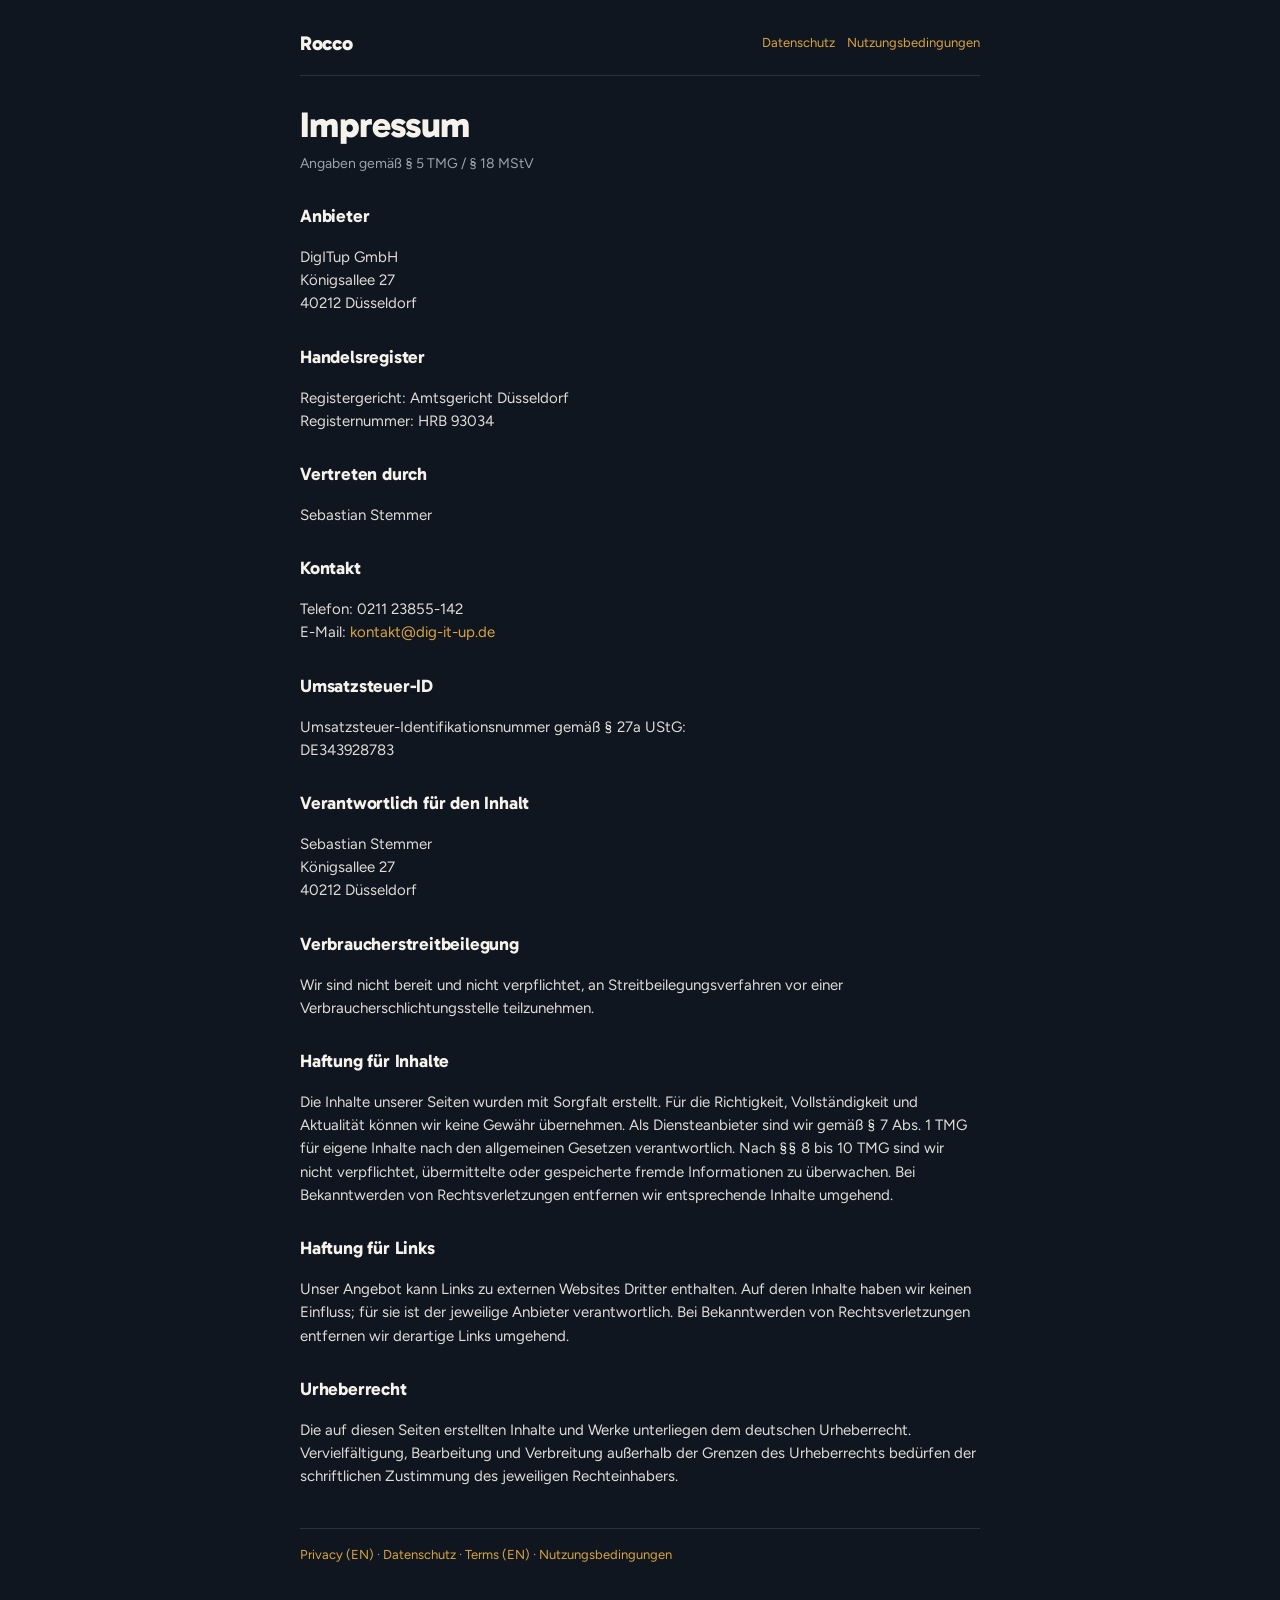
<file: impressum/index.html>
<!DOCTYPE html>
<html lang="de">
<head>
  <meta charset="utf-8" />
  <meta name="viewport" content="width=device-width, initial-scale=1" />
  <script id="Cookiebot" src="https://consent.cookiebot.com/uc.js" data-cbid="1db7adaa-9e09-48d9-9459-16a54d3e0758" data-blockingmode="auto" type="text/javascript"></script>
  <title>Impressum — Rocco</title>
  <meta name="description" content="Impressum der DigITup GmbH für die Rocco-Website und App." />
  <link href="https://fonts.googleapis.com/css2?family=Gabarito:wght@700;800&family=Figtree:wght@400;600&display=swap" rel="stylesheet" />
  <script type="text/plain" data-cookieconsent="statistics" src="../assets/posthog-init.js"></script>
  <link rel="stylesheet" href="../assets/legal.css" />
</head>
<body>
  <div class="wrap">
    <header class="top">
      <a class="brand" href="../">Rocco</a>
      <nav class="nav">
        <a href="../privacy/de/">Datenschutz</a>
        <a href="../terms/de/">Nutzungsbedingungen</a>
      </nav>
    </header>

    <h1>Impressum</h1>
    <p class="meta">Angaben gemäß § 5 TMG / § 18 MStV</p>

    <h2>Anbieter</h2>
    <p>
      DigITup GmbH<br />
      Königsallee 27<br />
      40212 Düsseldorf
    </p>

    <h2>Handelsregister</h2>
    <p>
      Registergericht: Amtsgericht Düsseldorf<br />
      Registernummer: HRB 93034
    </p>

    <h2>Vertreten durch</h2>
    <p>Sebastian Stemmer</p>

    <h2>Kontakt</h2>
    <p>
      Telefon: 0211 23855-142<br />
      E-Mail: <a href="mailto:kontakt@dig-it-up.de">kontakt@dig-it-up.de</a>
    </p>

    <h2>Umsatzsteuer-ID</h2>
    <p>
      Umsatzsteuer-Identifikationsnummer gemäß § 27a UStG:<br />
      DE343928783
    </p>

    <h2>Verantwortlich für den Inhalt</h2>
    <p>
      Sebastian Stemmer<br />
      Königsallee 27<br />
      40212 Düsseldorf
    </p>

    <h2>Verbraucherstreitbeilegung</h2>
    <p>
      Wir sind nicht bereit und nicht verpflichtet, an Streitbeilegungsverfahren vor einer Verbraucherschlichtungsstelle
      teilzunehmen.
    </p>

    <h2>Haftung für Inhalte</h2>
    <p>
      Die Inhalte unserer Seiten wurden mit Sorgfalt erstellt. Für die Richtigkeit, Vollständigkeit und Aktualität können
      wir keine Gewähr übernehmen. Als Diensteanbieter sind wir gemäß § 7 Abs. 1 TMG für eigene Inhalte nach den
      allgemeinen Gesetzen verantwortlich. Nach §§ 8 bis 10 TMG sind wir nicht verpflichtet, übermittelte oder gespeicherte
      fremde Informationen zu überwachen. Bei Bekanntwerden von Rechtsverletzungen entfernen wir entsprechende Inhalte
      umgehend.
    </p>

    <h2>Haftung für Links</h2>
    <p>
      Unser Angebot kann Links zu externen Websites Dritter enthalten. Auf deren Inhalte haben wir keinen Einfluss; für
      sie ist der jeweilige Anbieter verantwortlich. Bei Bekanntwerden von Rechtsverletzungen entfernen wir derartige Links
      umgehend.
    </p>

    <h2>Urheberrecht</h2>
    <p>
      Die auf diesen Seiten erstellten Inhalte und Werke unterliegen dem deutschen Urheberrecht. Vervielfältigung,
      Bearbeitung und Verbreitung außerhalb der Grenzen des Urheberrechts bedürfen der schriftlichen Zustimmung des
      jeweiligen Rechteinhabers.
    </p>

    <footer class="foot">
      <a href="../privacy/">Privacy (EN)</a> · <a href="../privacy/de/">Datenschutz</a> ·
      <a href="../terms/">Terms (EN)</a> · <a href="../terms/de/">Nutzungsbedingungen</a>
    </footer>
  </div>
</body>
</html>
</file>
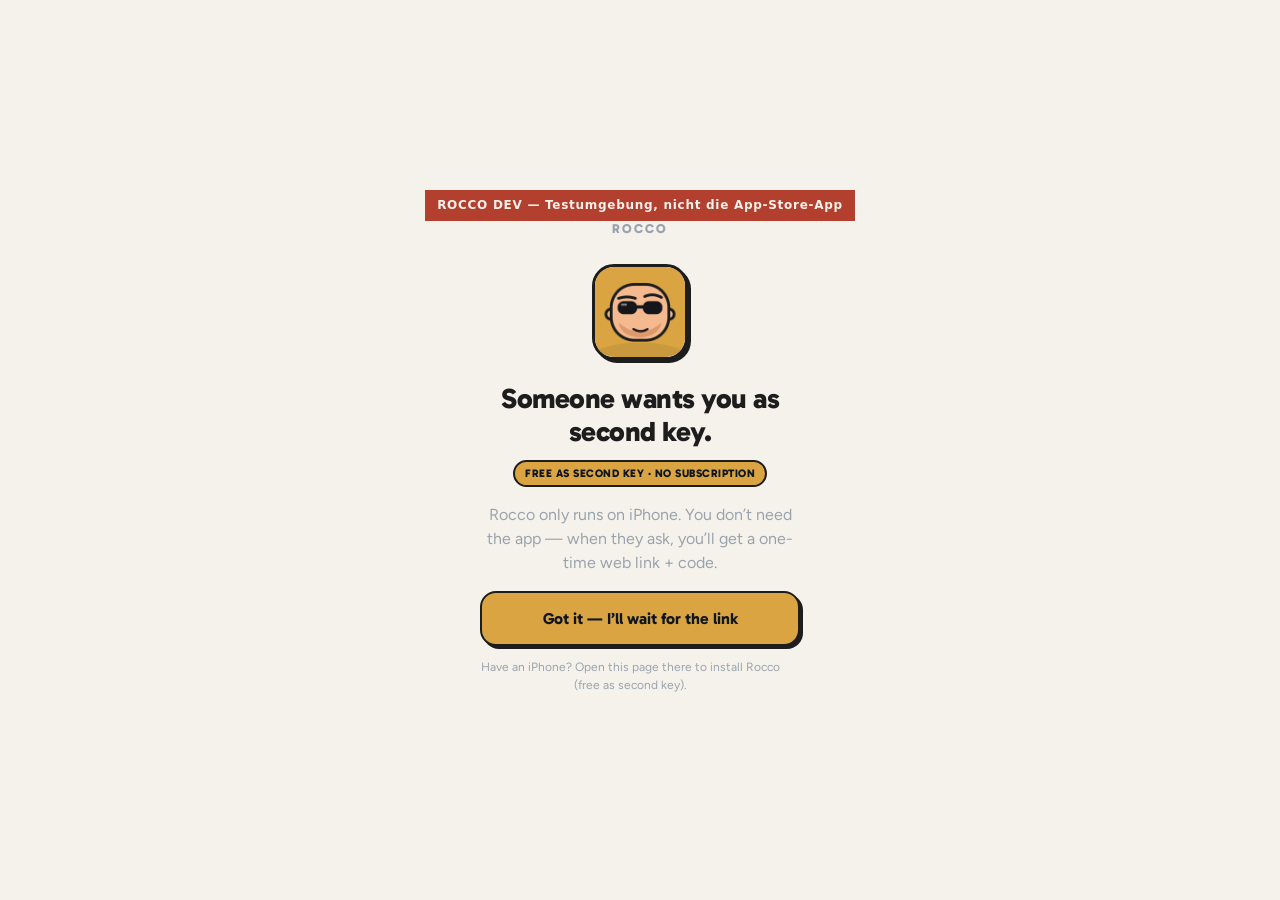
<file: invite-dev/index.html>
<!DOCTYPE html>
<html lang="en">
<head>
  <meta charset="utf-8" />
  <meta name="viewport" content="width=device-width, initial-scale=1" />
  <script id="Cookiebot" src="https://consent.cookiebot.com/uc.js" data-cbid="1db7adaa-9e09-48d9-9459-16a54d3e0758" data-blockingmode="auto" type="text/javascript"></script>
  <title>Rocco — second key invite (Dev)</title>
  <link rel="icon" type="image/png" href="../assets/app-icon.png" />
  <link rel="apple-touch-icon" href="../assets/app-icon.png" />
  <meta name="apple-itunes-app" content="app-id=6793236853">
  <meta property="og:title" content="Rocco — second key invite" />
  <meta property="og:image" content="https://www.theroccoapp.com/assets/app-icon.png" />
  <link href="https://fonts.googleapis.com/css2?family=Gabarito:wght@700;800&family=Figtree:wght@400;600&display=swap" rel="stylesheet" />
  <script type="text/plain" data-cookieconsent="statistics" src="../assets/posthog-init.js"></script>
  <style>
    :root { --night:#10161F; --bone:#F5F2EB; --amber:#D9A441; --ink:#1D1D1D; --slate:#9AA3AD; }
    * { box-sizing: border-box; }
    body {
      margin: 0; min-height: 100vh; background: var(--bone); color: var(--ink);
      font-family: Figtree, system-ui, sans-serif; display: flex; flex-direction: column;
      align-items: center; justify-content: center; padding: 28px;
    }
    .brand {
      font-family: Gabarito, sans-serif; font-weight: 800; font-size: 13px;
      letter-spacing: 2px; color: var(--slate); margin-bottom: 28px;
    }
    .logo {
      width: 96px; height: 96px; border-radius: 22px; margin-bottom: 22px;
      border: 3px solid var(--ink); box-shadow: 3px 3px 0 var(--ink);
      object-fit: cover; background: var(--night);
    }
    h1 {
      font-family: Gabarito, sans-serif; font-weight: 800; font-size: 28px;
      letter-spacing: -0.5px; margin: 0 0 12px; text-align: center; max-width: 320px;
    }
    p { color: var(--slate); text-align: center; line-height: 1.5; margin: 0 0 16px; max-width: 320px; }
    .steps {
      width: min(340px, 100%); text-align: left; margin: 0 0 20px;
      padding: 14px 16px; border: 2.5px solid var(--ink); border-radius: 16px;
      background: #fff; box-shadow: 3px 3px 0 var(--ink);
      font-size: 14px; line-height: 1.45; color: var(--ink);
    }
    .steps strong { font-family: Gabarito, sans-serif; }
    .free {
      display: block; width: fit-content; margin-left: auto; margin-right: auto;
      font-family: Gabarito, sans-serif; font-weight: 800; font-size: 11px;
      letter-spacing: 0.5px; background: var(--amber); color: var(--night);
      border: 2px solid var(--ink); border-radius: 999px; padding: 5px 10px; margin-bottom: 16px;
    }
    a.cta, button.cta {
      display: block; width: min(340px, 100%); text-align: center; text-decoration: none;
      border: 2.5px solid var(--ink); border-radius: 16px; padding: 16px;
      font-family: Gabarito, sans-serif; font-weight: 700; font-size: 16px;
      background: var(--amber); color: var(--night); box-shadow: 3px 3px 0 var(--ink);
      cursor: pointer; margin-bottom: 10px;
    }
    a.cta.secondary {
      background: #fff; color: var(--ink);
    }
    .foot { font-size: 12px; color: var(--slate); margin-top: 12px; text-align: center; max-width: 300px; }
    .hidden { display: none !important; }
    .done {
      font-family: Gabarito, sans-serif; font-weight: 800; font-size: 22px;
      text-align: center; max-width: 320px; display: none;
    }
  </style>
</head>
<body>
  <div style="background:#B3402F;color:#F5F2EB;font:700 12px/1.6 system-ui;text-align:center;padding:6px 12px;letter-spacing:.06em">ROCCO DEV — Testumgebung, nicht die App-Store-App</div>
  <div class="brand">ROCCO</div>
  <img class="logo" src="../assets/app-icon.png" width="96" height="96" alt="Rocco" />
  <div id="panel">
    <h1 id="title">Someone wants you as second key.</h1>
    <div class="free">FREE AS SECOND KEY · NO SUBSCRIPTION</div>
    <p id="body">They knock when they want extra time. You decide. That’s the whole job.</p>
    <div class="steps" id="steps">
      <div><strong>1.</strong> Get Rocco on your iPhone</div>
      <div style="margin-top:8px"><strong>2.</strong> Open this invite again → Accept</div>
      <div style="margin-top:8px"><strong>3.</strong> Allow notifications</div>
    </div>
    <a class="cta" id="open" href="#">Open invite in Rocco</a>
    <a class="cta secondary" id="get" href="https://apps.apple.com/app/the-rocco-app/id6793236853">Get Rocco</a>
    <p class="foot" id="foot">Get Rocco from the App Store, then tap Open invite.</p>
  </div>
  <div class="done" id="done"></div>
  <script>
    const APP_STORE_URL = "https://apps.apple.com/app/the-rocco-app/id6793236853";
    const params = new URLSearchParams(location.search);
    const token = params.get("t") || "";
    const name = (params.get("n") || "").trim();
    const ua = navigator.userAgent || "";
    const isIOS = /iPhone|iPad|iPod/i.test(ua) ||
      (navigator.platform === "MacIntel" && navigator.maxTouchPoints > 1);


    // Sprache: Parameter aus der App gewinnt, sonst der Browser des Empfaengers.
    const lang = (params.get("l") || navigator.language || "en").toLowerCase().startsWith("de")
      ? "de" : "en";
    const T = {
      de: {
        title: "Jemand will dich als zweiten Schlüssel.",
        titleNamed: (n) => `${n} will dich als zweiten Schlüssel.`,
        free: "ALS ZWEITER SCHLÜSSEL GRATIS · KEIN ABO",
        step1: "Hol dir Rocco aufs iPhone",
        step2: "Diese Einladung nochmal öffnen → Annehmen",
        step3: "Mitteilungen erlauben",
        bodyIOS: "Den Schlüssel zu halten ist gratis. Eine eigene Tür — falls du später eine willst — ist davon getrennt.",
        openIOS: "Einladung in Rocco öffnen",
        getIOS: "Noch kein Rocco? Hier holen",
        footIOS: "Schon installiert? Tippe auf Einladung öffnen. Zum ersten Mal hier? Hol dir Rocco im App Store und komm über diesen Link zurück.",
        bodyWeb: "Rocco läuft nur auf dem iPhone. Du brauchst die App nicht — wenn geklopft wird, bekommst du einen einmaligen Web-Link samt Code.",
        openWeb: "Verstanden — ich warte auf den Link",
        doneWeb: "Alles klar. Der Link kommt später — wenn geklopft wird.",
        footWeb: "Du hast ein iPhone? Öffne diese Seite dort, um Rocco zu installieren (als zweiter Schlüssel gratis)."
      },
      en: {
        title: "Someone wants you as second key.",
        titleNamed: (n) => `${n} wants you as second key.`,
        free: "FREE AS SECOND KEY · NO SUBSCRIPTION",
        step1: "Get Rocco on your iPhone",
        step2: "Open this invite again → Accept",
        step3: "Allow notifications",
        bodyIOS: "Holding the key is free. Your own door — if you want one later — is separate.",
        openIOS: "Open invite in Rocco",
        getIOS: "Don’t have Rocco yet? Get it",
        footIOS: "Already installed? Tap Open invite. First time? Get it from the App Store, then come back to this link.",
        bodyWeb: "Rocco only runs on iPhone. You don’t need the app — when they ask, you’ll get a one-time web link + code.",
        openWeb: "Got it — I’ll wait for the link",
        doneWeb: "You’re set. The ask link comes later — when they knock.",
        footWeb: "Have an iPhone? Open this page there to install Rocco (free as second key)."
      }
    }[lang];
    document.documentElement.lang = lang;
    document.querySelector(".free").textContent = T.free;
    {
      const st = document.getElementById("steps").children;
      st[0].innerHTML = `<strong>1.</strong> ${T.step1}`;
      st[1].innerHTML = `<strong>2.</strong> ${T.step2}`;
      st[2].innerHTML = `<strong>3.</strong> ${T.step3}`;
    }
    document.getElementById("title").textContent = name ? T.titleNamed(name) : T.title;

    const open = document.getElementById("open");
    const get = document.getElementById("get");
    const body = document.getElementById("body");
    const foot = document.getElementById("foot");
    const panel = document.getElementById("panel");
    const done = document.getElementById("done");
    const steps = document.getElementById("steps");

    if (isIOS) {
      body.textContent = T.bodyIOS;
      open.textContent = T.openIOS;
      if (token) {
        const deep = new URL("roccodev://buddy-invite");
        deep.searchParams.set("t", token);
        if (name) deep.searchParams.set("n", name);
        open.href = deep.toString();
      } else {
        open.href = "roccodev://buddy-invite";
      }
      get.textContent = T.getIOS;
      get.href = APP_STORE_URL;
      foot.textContent = T.footIOS;
    } else {
      steps.classList.add("hidden");
      body.textContent = T.bodyWeb;
      open.textContent = T.openWeb;
      open.removeAttribute("href");
      open.onclick = (e) => {
        e.preventDefault();
        panel.classList.add("hidden");
        done.style.display = "block";
        done.textContent = T.doneWeb;
      };
      get.classList.add("hidden");
      foot.textContent = T.footWeb;
    }
  </script>
</body>
</html>
</file>
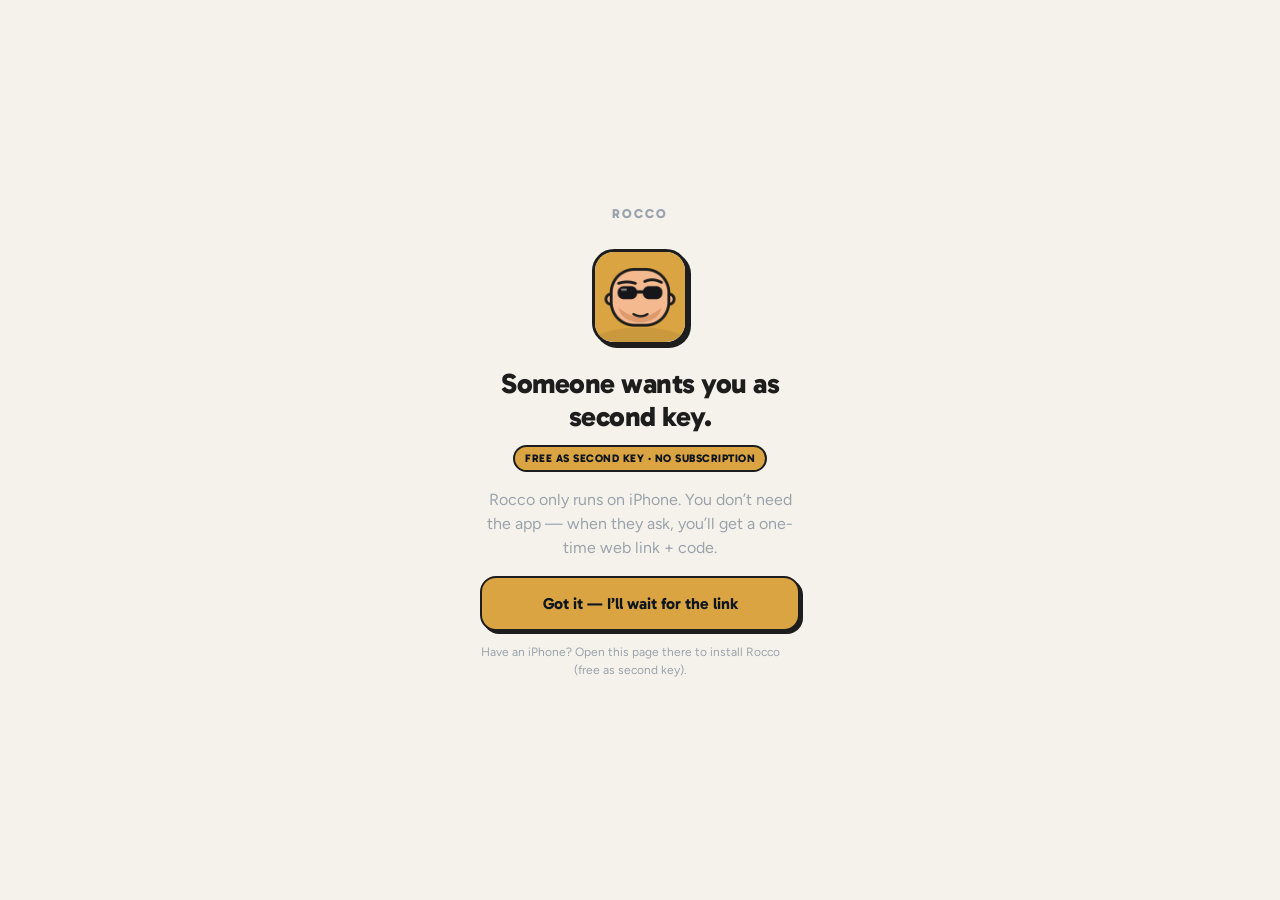
<file: invite/index.html>
<!DOCTYPE html>
<html lang="en">
<head>
  <meta charset="utf-8" />
  <meta name="viewport" content="width=device-width, initial-scale=1" />
  <script id="Cookiebot" src="https://consent.cookiebot.com/uc.js" data-cbid="1db7adaa-9e09-48d9-9459-16a54d3e0758" data-blockingmode="auto" type="text/javascript"></script>
  <title>Rocco — second key invite</title>
  <link rel="icon" type="image/png" href="../assets/app-icon.png" />
  <link rel="apple-touch-icon" href="../assets/app-icon.png" />
  <meta name="apple-itunes-app" content="app-id=6793236853">
  <meta property="og:title" content="Rocco — second key invite" />
  <meta property="og:image" content="https://www.theroccoapp.com/assets/app-icon.png" />
  <link href="https://fonts.googleapis.com/css2?family=Gabarito:wght@700;800&family=Figtree:wght@400;600&display=swap" rel="stylesheet" />
  <script type="text/plain" data-cookieconsent="statistics" src="../assets/posthog-init.js"></script>
  <style>
    :root { --night:#10161F; --bone:#F5F2EB; --amber:#D9A441; --ink:#1D1D1D; --slate:#9AA3AD; }
    * { box-sizing: border-box; }
    body {
      margin: 0; min-height: 100vh; background: var(--bone); color: var(--ink);
      font-family: Figtree, system-ui, sans-serif; display: flex; flex-direction: column;
      align-items: center; justify-content: center; padding: 28px;
    }
    .brand {
      font-family: Gabarito, sans-serif; font-weight: 800; font-size: 13px;
      letter-spacing: 2px; color: var(--slate); margin-bottom: 28px;
    }
    .logo {
      width: 96px; height: 96px; border-radius: 22px; margin-bottom: 22px;
      border: 3px solid var(--ink); box-shadow: 3px 3px 0 var(--ink);
      object-fit: cover; background: var(--night);
    }
    h1 {
      font-family: Gabarito, sans-serif; font-weight: 800; font-size: 28px;
      letter-spacing: -0.5px; margin: 0 0 12px; text-align: center; max-width: 320px;
    }
    p { color: var(--slate); text-align: center; line-height: 1.5; margin: 0 0 16px; max-width: 320px; }
    .steps {
      width: min(340px, 100%); text-align: left; margin: 0 0 20px;
      padding: 14px 16px; border: 2.5px solid var(--ink); border-radius: 16px;
      background: #fff; box-shadow: 3px 3px 0 var(--ink);
      font-size: 14px; line-height: 1.45; color: var(--ink);
    }
    .steps strong { font-family: Gabarito, sans-serif; }
    .free {
      display: block; width: fit-content; margin-left: auto; margin-right: auto;
      font-family: Gabarito, sans-serif; font-weight: 800; font-size: 11px;
      letter-spacing: 0.5px; background: var(--amber); color: var(--night);
      border: 2px solid var(--ink); border-radius: 999px; padding: 5px 10px; margin-bottom: 16px;
    }
    a.cta, button.cta {
      display: block; width: min(340px, 100%); text-align: center; text-decoration: none;
      border: 2.5px solid var(--ink); border-radius: 16px; padding: 16px;
      font-family: Gabarito, sans-serif; font-weight: 700; font-size: 16px;
      background: var(--amber); color: var(--night); box-shadow: 3px 3px 0 var(--ink);
      cursor: pointer; margin-bottom: 10px;
    }
    a.cta.secondary {
      background: #fff; color: var(--ink);
    }
    .foot { font-size: 12px; color: var(--slate); margin-top: 12px; text-align: center; max-width: 300px; }
    .hidden { display: none !important; }
    .done {
      font-family: Gabarito, sans-serif; font-weight: 800; font-size: 22px;
      text-align: center; max-width: 320px; display: none;
    }
  </style>
</head>
<body>
  <div class="brand">ROCCO</div>
  <img class="logo" src="../assets/app-icon.png" width="96" height="96" alt="Rocco" />
  <div id="panel">
    <h1 id="title">Someone wants you as second key.</h1>
    <div class="free">FREE AS SECOND KEY · NO SUBSCRIPTION</div>
    <p id="body">They knock when they want extra time. You decide. That’s the whole job.</p>
    <div class="steps" id="steps">
      <div><strong>1.</strong> Get Rocco on your iPhone</div>
      <div style="margin-top:8px"><strong>2.</strong> Open this invite again → Accept</div>
      <div style="margin-top:8px"><strong>3.</strong> Allow notifications</div>
    </div>
    <a class="cta" id="open" href="#">Open invite in Rocco</a>
    <a class="cta secondary" id="get" href="https://apps.apple.com/app/the-rocco-app/id6793236853">Get Rocco</a>
    <p class="foot" id="foot">Get Rocco from the App Store, then tap Open invite.</p>
  </div>
  <div class="done" id="done"></div>
  <script>
    const APP_STORE_URL = "https://apps.apple.com/app/the-rocco-app/id6793236853";
    const params = new URLSearchParams(location.search);
    const token = params.get("t") || "";
    const name = (params.get("n") || "").trim();
    const ua = navigator.userAgent || "";
    const isIOS = /iPhone|iPad|iPod/i.test(ua) ||
      (navigator.platform === "MacIntel" && navigator.maxTouchPoints > 1);


    // Sprache: Parameter aus der App gewinnt, sonst der Browser des Empfaengers.
    const lang = (params.get("l") || navigator.language || "en").toLowerCase().startsWith("de")
      ? "de" : "en";
    const T = {
      de: {
        title: "Jemand will dich als zweiten Schlüssel.",
        titleNamed: (n) => `${n} will dich als zweiten Schlüssel.`,
        free: "ALS ZWEITER SCHLÜSSEL GRATIS · KEIN ABO",
        step1: "Hol dir Rocco aufs iPhone",
        step2: "Diese Einladung nochmal öffnen → Annehmen",
        step3: "Mitteilungen erlauben",
        bodyIOS: "Den Schlüssel zu halten ist gratis. Eine eigene Tür — falls du später eine willst — ist davon getrennt.",
        openIOS: "Einladung in Rocco öffnen",
        getIOS: "Noch kein Rocco? Hier holen",
        footIOS: "Schon installiert? Tippe auf Einladung öffnen. Zum ersten Mal hier? Hol dir Rocco im App Store und komm über diesen Link zurück.",
        bodyWeb: "Rocco läuft nur auf dem iPhone. Du brauchst die App nicht — wenn geklopft wird, bekommst du einen einmaligen Web-Link samt Code.",
        openWeb: "Verstanden — ich warte auf den Link",
        doneWeb: "Alles klar. Der Link kommt später — wenn geklopft wird.",
        footWeb: "Du hast ein iPhone? Öffne diese Seite dort, um Rocco zu installieren (als zweiter Schlüssel gratis)."
      },
      en: {
        title: "Someone wants you as second key.",
        titleNamed: (n) => `${n} wants you as second key.`,
        free: "FREE AS SECOND KEY · NO SUBSCRIPTION",
        step1: "Get Rocco on your iPhone",
        step2: "Open this invite again → Accept",
        step3: "Allow notifications",
        bodyIOS: "Holding the key is free. Your own door — if you want one later — is separate.",
        openIOS: "Open invite in Rocco",
        getIOS: "Don’t have Rocco yet? Get it",
        footIOS: "Already installed? Tap Open invite. First time? Get it from the App Store, then come back to this link.",
        bodyWeb: "Rocco only runs on iPhone. You don’t need the app — when they ask, you’ll get a one-time web link + code.",
        openWeb: "Got it — I’ll wait for the link",
        doneWeb: "You’re set. The ask link comes later — when they knock.",
        footWeb: "Have an iPhone? Open this page there to install Rocco (free as second key)."
      }
    }[lang];
    document.documentElement.lang = lang;
    document.querySelector(".free").textContent = T.free;
    {
      const st = document.getElementById("steps").children;
      st[0].innerHTML = `<strong>1.</strong> ${T.step1}`;
      st[1].innerHTML = `<strong>2.</strong> ${T.step2}`;
      st[2].innerHTML = `<strong>3.</strong> ${T.step3}`;
    }
    document.getElementById("title").textContent = name ? T.titleNamed(name) : T.title;

    const open = document.getElementById("open");
    const get = document.getElementById("get");
    const body = document.getElementById("body");
    const foot = document.getElementById("foot");
    const panel = document.getElementById("panel");
    const done = document.getElementById("done");
    const steps = document.getElementById("steps");

    if (isIOS) {
      body.textContent = T.bodyIOS;
      open.textContent = T.openIOS;
      if (token) {
        const deep = new URL("rocco://buddy-invite");
        deep.searchParams.set("t", token);
        if (name) deep.searchParams.set("n", name);
        open.href = deep.toString();
      } else {
        open.href = "rocco://buddy-invite";
      }
      get.textContent = T.getIOS;
      get.href = APP_STORE_URL;
      foot.textContent = T.footIOS;
    } else {
      steps.classList.add("hidden");
      body.textContent = T.bodyWeb;
      open.textContent = T.openWeb;
      open.removeAttribute("href");
      open.onclick = (e) => {
        e.preventDefault();
        panel.classList.add("hidden");
        done.style.display = "block";
        done.textContent = T.doneWeb;
      };
      get.classList.add("hidden");
      foot.textContent = T.footWeb;
    }
  </script>
</body>
</html>
</file>
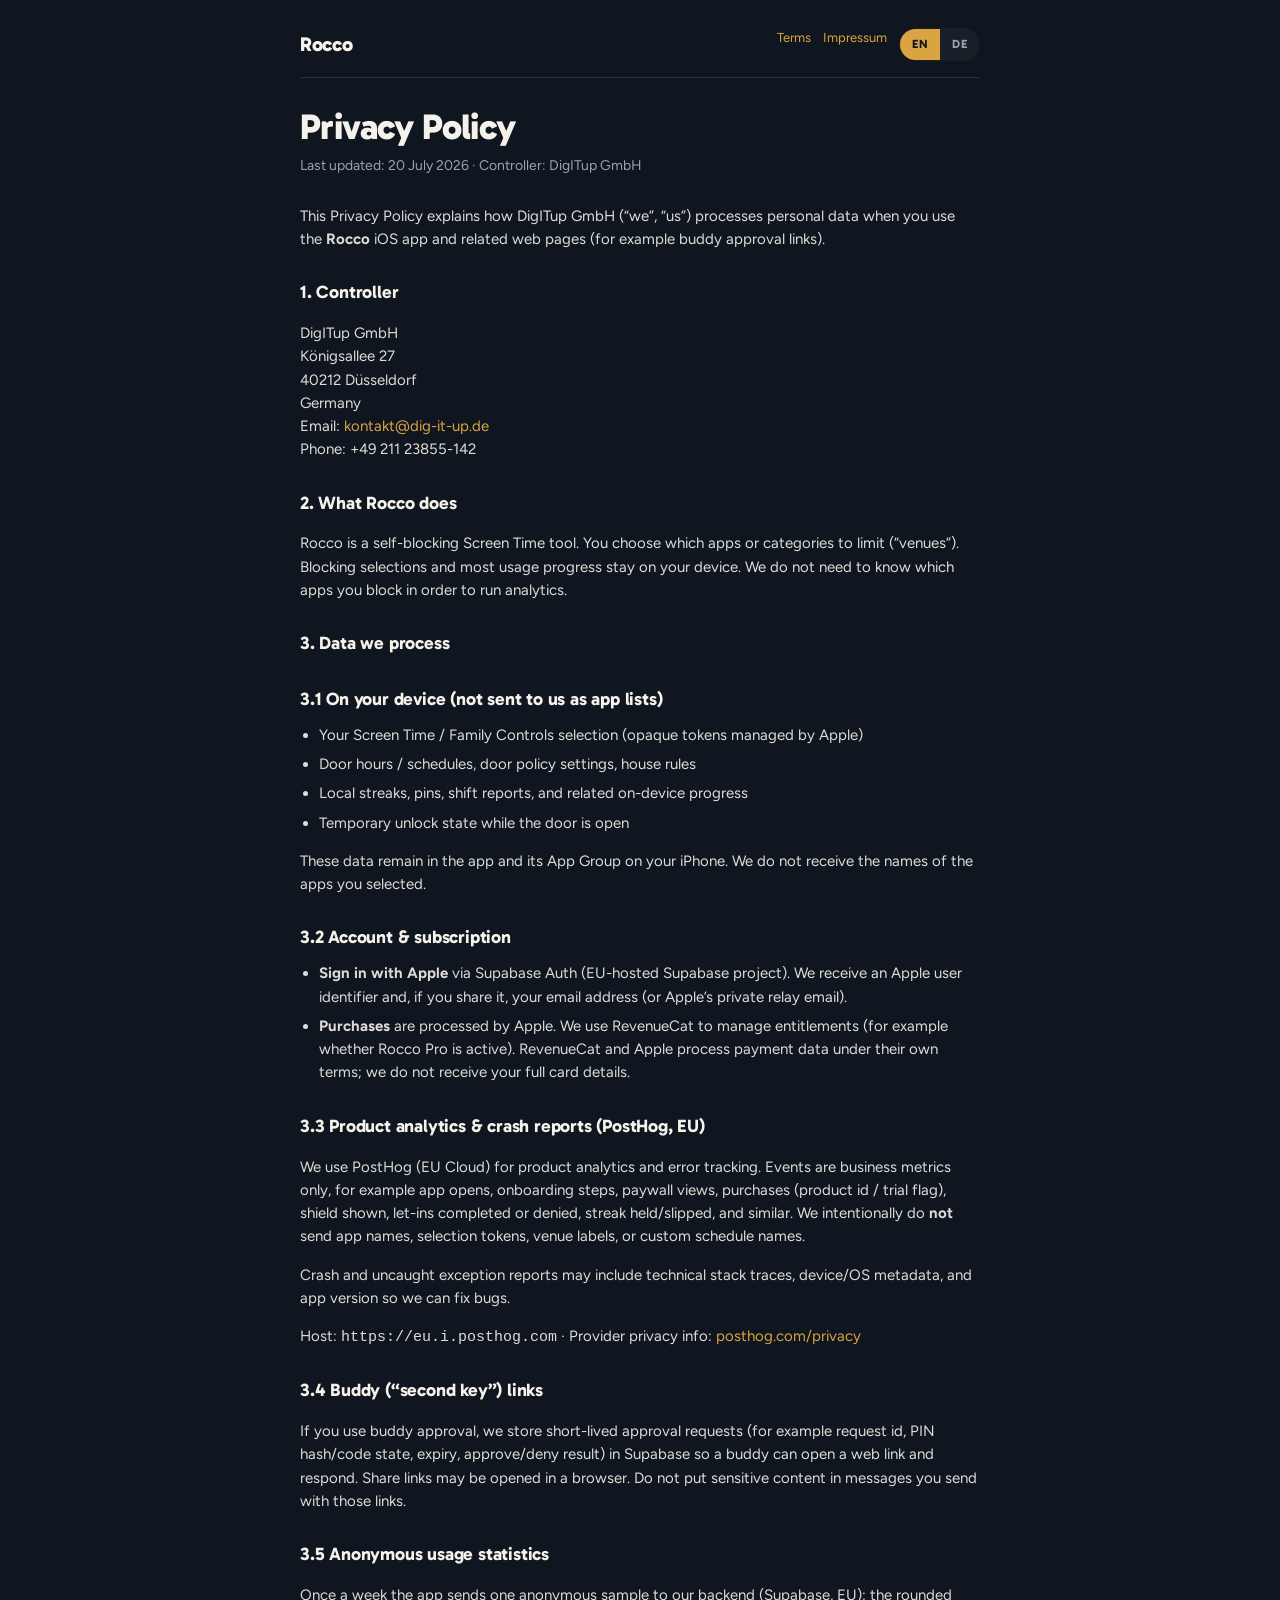
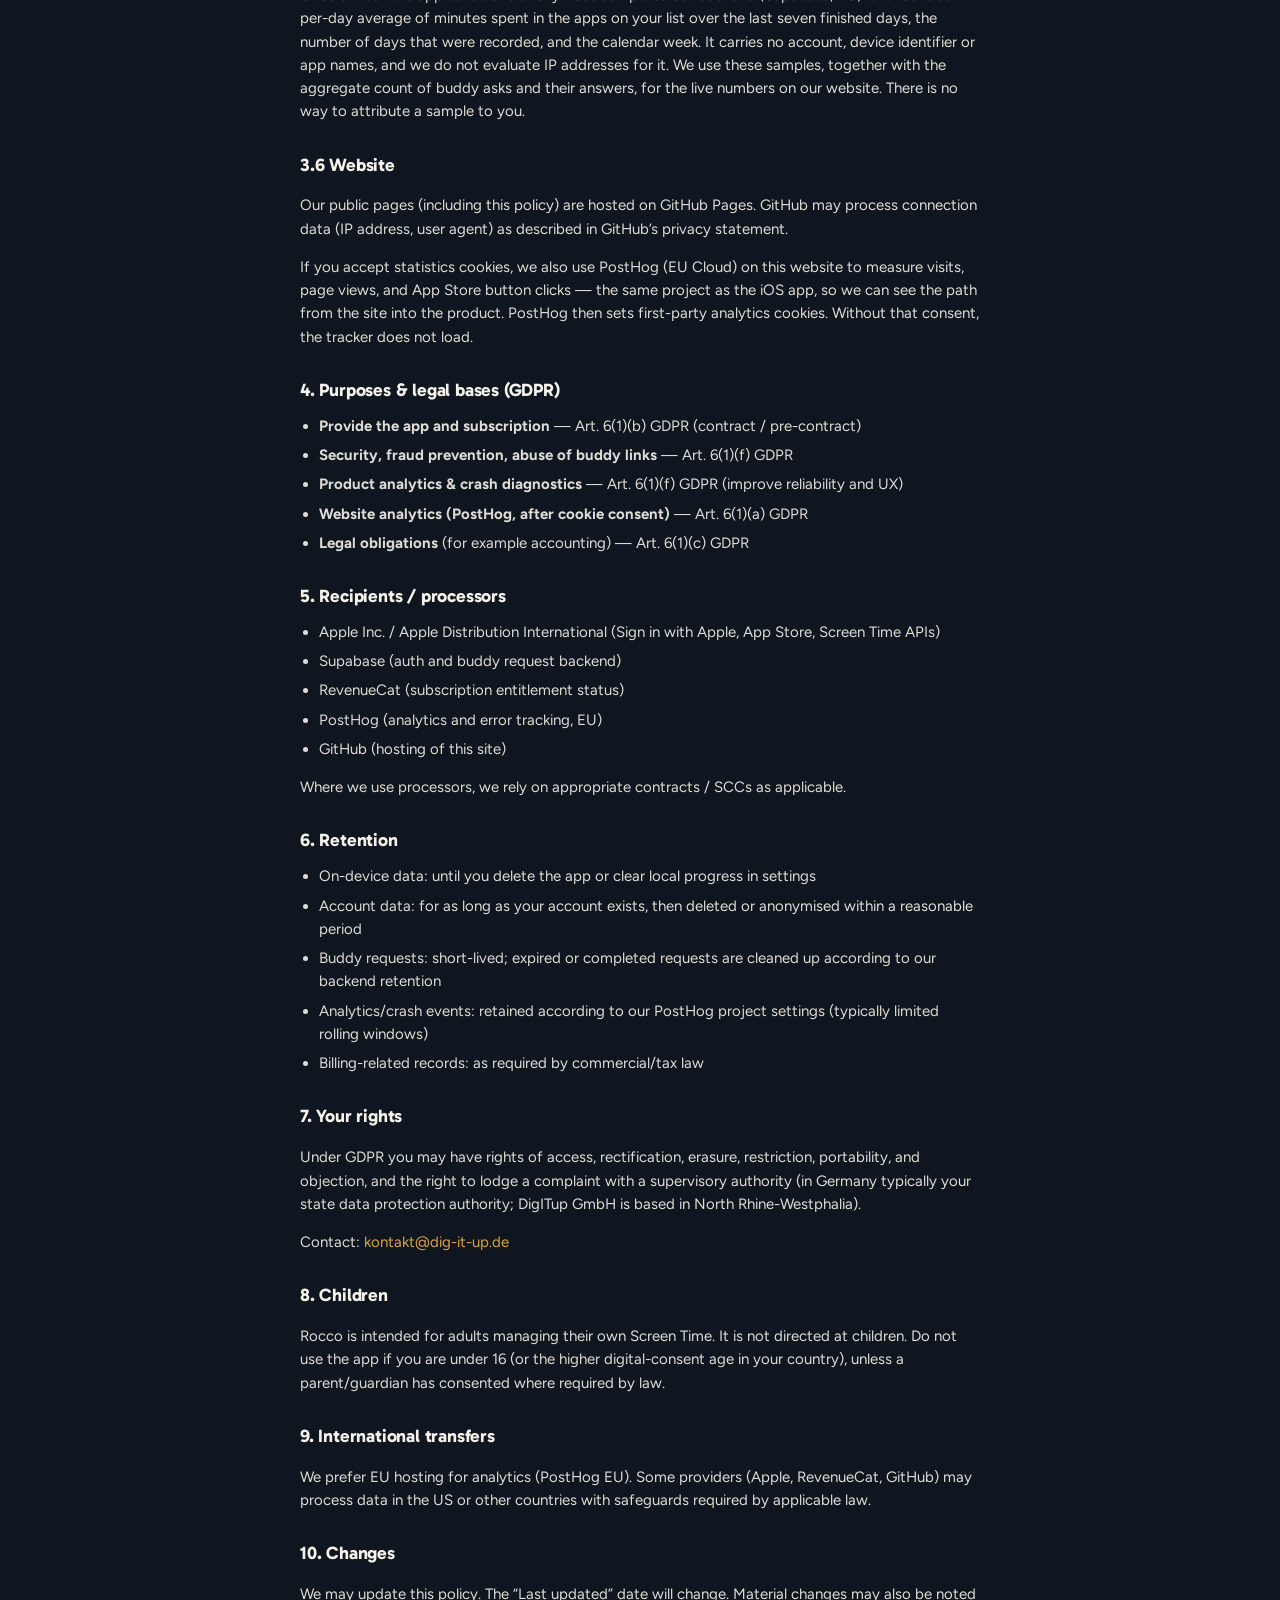
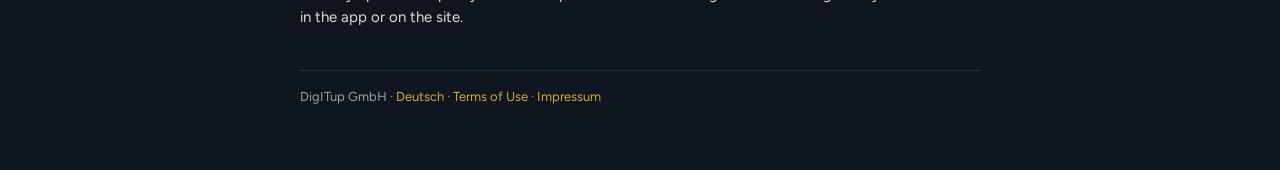
<file: privacy/index.html>
<!DOCTYPE html>
<html lang="en">
<head>
  <meta charset="utf-8" />
  <meta name="viewport" content="width=device-width, initial-scale=1" />
  <script id="Cookiebot" src="https://consent.cookiebot.com/uc.js" data-cbid="1db7adaa-9e09-48d9-9459-16a54d3e0758" data-blockingmode="auto" type="text/javascript"></script>
  <title>Privacy Policy — Rocco</title>
  <meta name="description" content="Privacy Policy for the Rocco iOS app by DigITup GmbH." />
  <link href="https://fonts.googleapis.com/css2?family=Gabarito:wght@700;800&family=Figtree:wght@400;600&display=swap" rel="stylesheet" />
  <script type="text/plain" data-cookieconsent="statistics" src="../assets/posthog-init.js"></script>
  <link rel="stylesheet" href="../assets/legal.css" />
</head>
<body>
  <div class="wrap">
    <header class="top">
      <a class="brand" href="../">Rocco</a>
      <nav class="nav">
        <a href="../terms/">Terms</a>
        <a href="../impressum/">Impressum</a>
        <span class="lang">
          <a class="active" href="./">EN</a>
          <a href="./de/">DE</a>
        </span>
      </nav>
    </header>

    <h1>Privacy Policy</h1>
    <p class="meta">Last updated: 20 July 2026 · Controller: DigITup GmbH</p>

    <p>
      This Privacy Policy explains how DigITup GmbH (“we”, “us”) processes personal data when you use the
      <strong>Rocco</strong> iOS app and related web pages (for example buddy approval links).
    </p>

    <h2>1. Controller</h2>
    <p>
      DigITup GmbH<br />
      Königsallee 27<br />
      40212 Düsseldorf<br />
      Germany<br />
      Email: <a href="mailto:kontakt@dig-it-up.de">kontakt@dig-it-up.de</a><br />
      Phone: +49 211 23855-142
    </p>

    <h2>2. What Rocco does</h2>
    <p>
      Rocco is a self-blocking Screen Time tool. You choose which apps or categories to limit (“venues”).
      Blocking selections and most usage progress stay on your device. We do not need to know which apps you block
      in order to run analytics.
    </p>

    <h2>3. Data we process</h2>

    <h2>3.1 On your device (not sent to us as app lists)</h2>
    <ul>
      <li>Your Screen Time / Family Controls selection (opaque tokens managed by Apple)</li>
      <li>Door hours / schedules, door policy settings, house rules</li>
      <li>Local streaks, pins, shift reports, and related on-device progress</li>
      <li>Temporary unlock state while the door is open</li>
    </ul>
    <p>
      These data remain in the app and its App Group on your iPhone. We do not receive the names of the apps you selected.
    </p>

    <h2>3.2 Account &amp; subscription</h2>
    <ul>
      <li>
        <strong>Sign in with Apple</strong> via Supabase Auth (EU-hosted Supabase project). We receive an Apple user
        identifier and, if you share it, your email address (or Apple’s private relay email).
      </li>
      <li>
        <strong>Purchases</strong> are processed by Apple. We use RevenueCat to manage entitlements (for example whether
        Rocco Pro is active). RevenueCat and Apple process payment data under their own terms; we do not receive your
        full card details.
      </li>
    </ul>

    <h2>3.3 Product analytics &amp; crash reports (PostHog, EU)</h2>
    <p>
      We use PostHog (EU Cloud) for product analytics and error tracking. Events are business metrics only, for example
      app opens, onboarding steps, paywall views, purchases (product id / trial flag), shield shown, let-ins completed
      or denied, streak held/slipped, and similar. We intentionally do <strong>not</strong> send app names, selection
      tokens, venue labels, or custom schedule names.
    </p>
    <p>
      Crash and uncaught exception reports may include technical stack traces, device/OS metadata, and app version so we
      can fix bugs.
    </p>
    <p>
      Host: <code>https://eu.i.posthog.com</code> · Provider privacy info:
      <a href="https://posthog.com/privacy" rel="noopener noreferrer">posthog.com/privacy</a>
    </p>

<h2>3.4 Buddy (“second key”) links</h2>
    <p>
      If you use buddy approval, we store short-lived approval requests (for example request id, PIN hash/code state,
      expiry, approve/deny result) in Supabase so a buddy can open a web link and respond. Share links may be opened in a
      browser. Do not put sensitive content in messages you send with those links.
    </p>

    <h2>3.5 Anonymous usage statistics</h2>
    <p>
      Once a week the app sends one anonymous sample to our backend (Supabase, EU): the rounded per-day average of
      minutes spent in the apps on your list over the last seven finished days, the number of days that were
      recorded, and the calendar week. It carries no account, device identifier or app names, and we do not evaluate
      IP addresses for it. We use these samples, together with the aggregate count of buddy asks and their answers,
      for the live numbers on our website. There is no way to attribute a sample to you.
    </p>

    <h2>3.6 Website</h2>
    <p>
      Our public pages (including this policy) are hosted on GitHub Pages. GitHub may process connection data (IP address,
      user agent) as described in GitHub’s privacy statement.
    </p>
    <p>
      If you accept statistics cookies, we also use PostHog (EU Cloud) on this website to measure visits, page views, and
      App Store button clicks — the same project as the iOS app, so we can see the path from the site into the product.
      PostHog then sets first-party analytics cookies. Without that consent, the tracker does not load.
    </p>

    <h2>4. Purposes &amp; legal bases (GDPR)</h2>
    <ul>
      <li><strong>Provide the app and subscription</strong> — Art. 6(1)(b) GDPR (contract / pre-contract)</li>
      <li><strong>Security, fraud prevention, abuse of buddy links</strong> — Art. 6(1)(f) GDPR</li>
      <li><strong>Product analytics &amp; crash diagnostics</strong> — Art. 6(1)(f) GDPR (improve reliability and UX)</li>
      <li><strong>Website analytics (PostHog, after cookie consent)</strong> — Art. 6(1)(a) GDPR</li>
      <li><strong>Legal obligations</strong> (for example accounting) — Art. 6(1)(c) GDPR</li>
    </ul>

    <h2>5. Recipients / processors</h2>
    <ul>
      <li>Apple Inc. / Apple Distribution International (Sign in with Apple, App Store, Screen Time APIs)</li>
      <li>Supabase (auth and buddy request backend)</li>
      <li>RevenueCat (subscription entitlement status)</li>
      <li>PostHog (analytics and error tracking, EU)</li>
      <li>GitHub (hosting of this site)</li>
    </ul>
    <p>Where we use processors, we rely on appropriate contracts / SCCs as applicable.</p>

    <h2>6. Retention</h2>
    <ul>
      <li>On-device data: until you delete the app or clear local progress in settings</li>
      <li>Account data: for as long as your account exists, then deleted or anonymised within a reasonable period</li>
      <li>Buddy requests: short-lived; expired or completed requests are cleaned up according to our backend retention</li>
      <li>Analytics/crash events: retained according to our PostHog project settings (typically limited rolling windows)</li>
      <li>Billing-related records: as required by commercial/tax law</li>
    </ul>

    <h2>7. Your rights</h2>
    <p>
      Under GDPR you may have rights of access, rectification, erasure, restriction, portability, and objection, and the
      right to lodge a complaint with a supervisory authority (in Germany typically your state data protection authority;
      DigITup GmbH is based in North Rhine-Westphalia).
    </p>
    <p>Contact: <a href="mailto:kontakt@dig-it-up.de">kontakt@dig-it-up.de</a></p>

    <h2>8. Children</h2>
    <p>
      Rocco is intended for adults managing their own Screen Time. It is not directed at children. Do not use the app if
      you are under 16 (or the higher digital-consent age in your country), unless a parent/guardian has consented where
      required by law.
    </p>

    <h2>9. International transfers</h2>
    <p>
      We prefer EU hosting for analytics (PostHog EU). Some providers (Apple, RevenueCat, GitHub) may process data in the
      US or other countries with safeguards required by applicable law.
    </p>

    <h2>10. Changes</h2>
    <p>
      We may update this policy. The “Last updated” date will change. Material changes may also be noted in the app or on
      the site.
    </p>
    <footer class="foot">
      DigITup GmbH · <a href="./de/">Deutsch</a> · <a href="../terms/">Terms of Use</a> ·
      <a href="../impressum/">Impressum</a>
    </footer>
  </div>
</body>
</html>
</file>
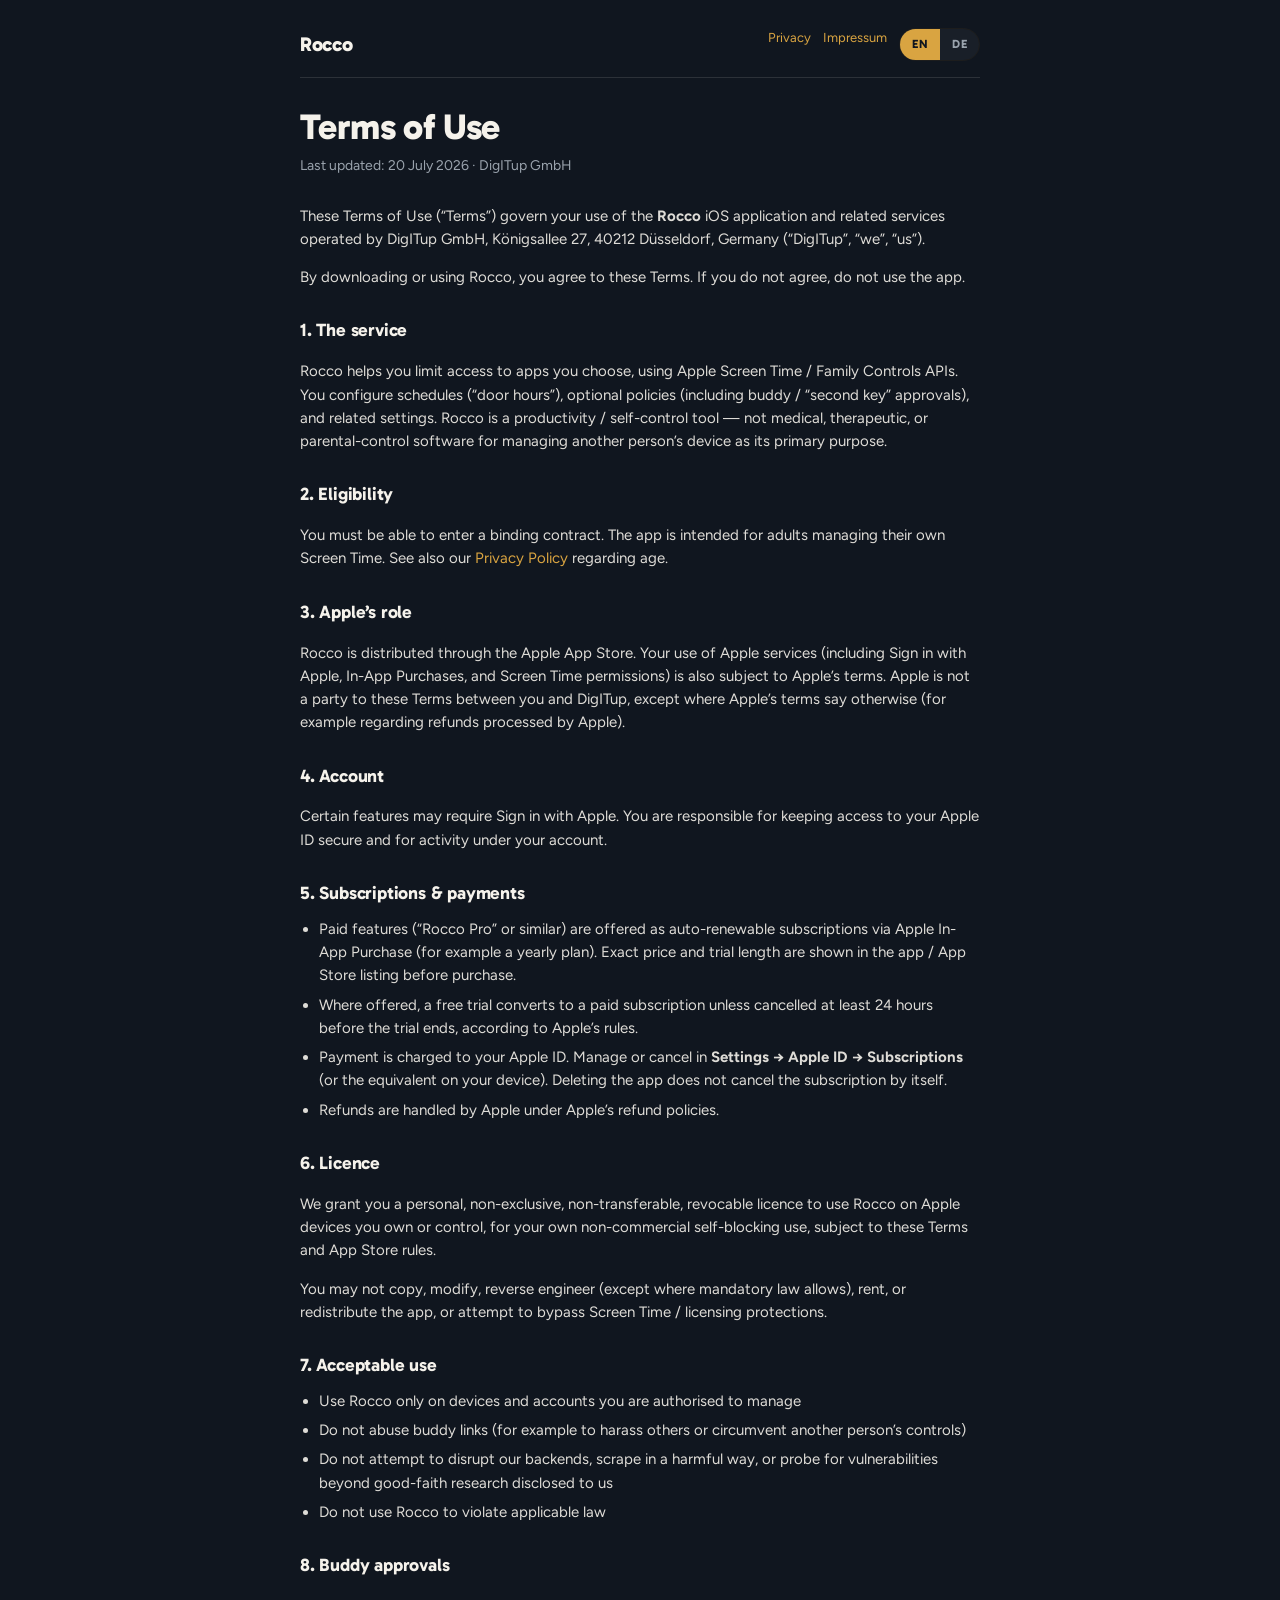
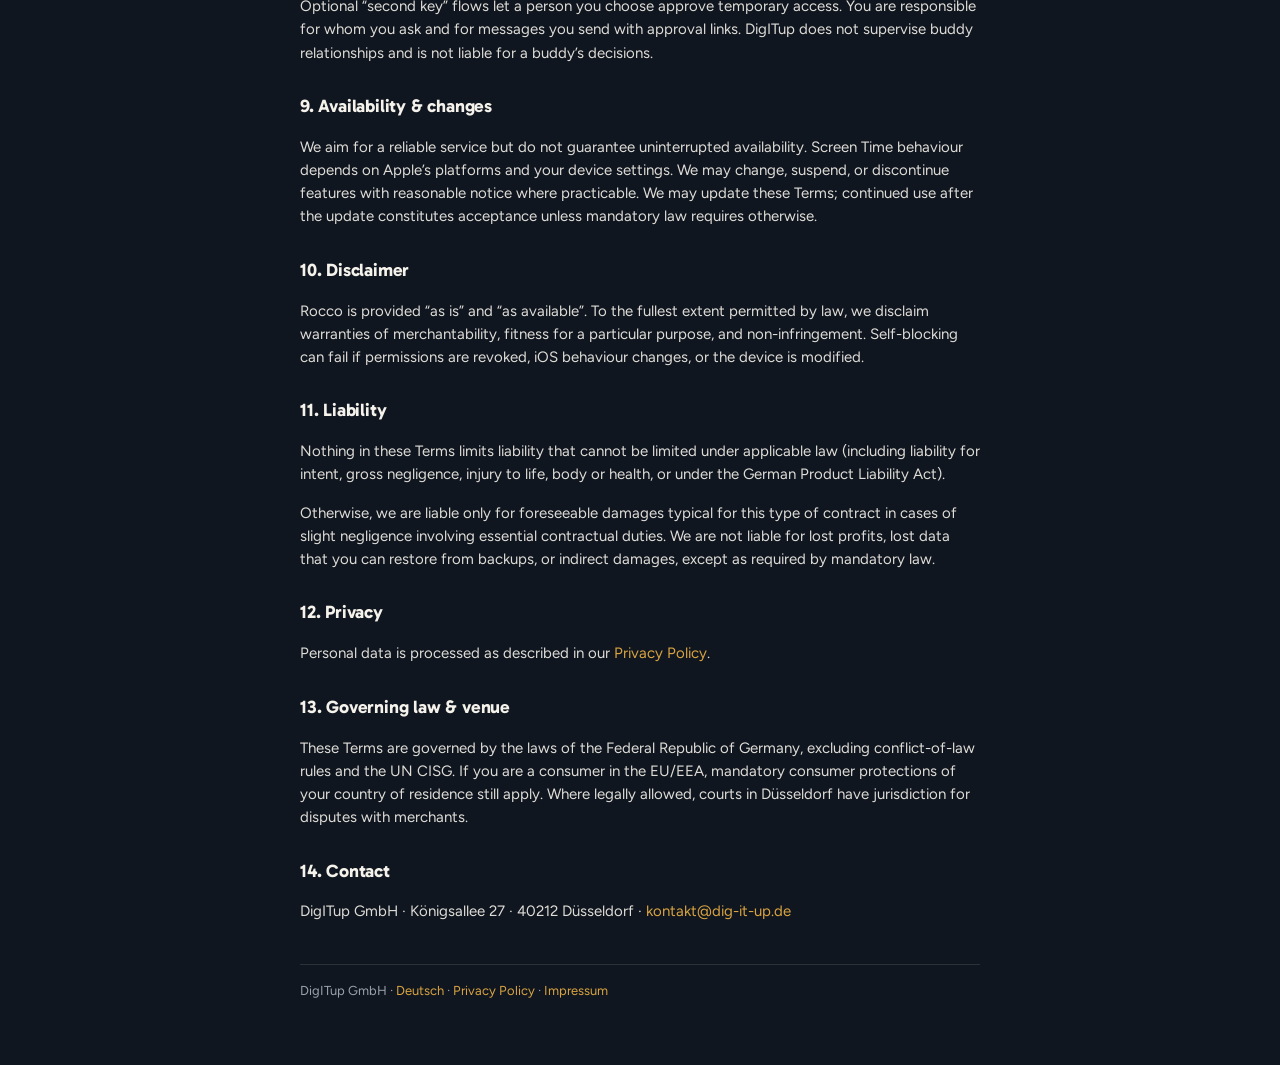
<file: terms/index.html>
<!DOCTYPE html>
<html lang="en">
<head>
  <meta charset="utf-8" />
  <meta name="viewport" content="width=device-width, initial-scale=1" />
  <script id="Cookiebot" src="https://consent.cookiebot.com/uc.js" data-cbid="1db7adaa-9e09-48d9-9459-16a54d3e0758" data-blockingmode="auto" type="text/javascript"></script>
  <title>Terms of Use — Rocco</title>
  <meta name="description" content="Terms of Use for the Rocco iOS app by DigITup GmbH." />
  <link href="https://fonts.googleapis.com/css2?family=Gabarito:wght@700;800&family=Figtree:wght@400;600&display=swap" rel="stylesheet" />
  <script type="text/plain" data-cookieconsent="statistics" src="../assets/posthog-init.js"></script>
  <link rel="stylesheet" href="../assets/legal.css" />
</head>
<body>
  <div class="wrap">
    <header class="top">
      <a class="brand" href="../">Rocco</a>
      <nav class="nav">
        <a href="../privacy/">Privacy</a>
        <a href="../impressum/">Impressum</a>
        <span class="lang">
          <a class="active" href="./">EN</a>
          <a href="./de/">DE</a>
        </span>
      </nav>
    </header>

    <h1>Terms of Use</h1>
    <p class="meta">Last updated: 20 July 2026 · DigITup GmbH</p>

    <p>
      These Terms of Use (“Terms”) govern your use of the <strong>Rocco</strong> iOS application and related services
      operated by DigITup GmbH, Königsallee 27, 40212 Düsseldorf, Germany (“DigITup”, “we”, “us”).
    </p>
    <p>By downloading or using Rocco, you agree to these Terms. If you do not agree, do not use the app.</p>

    <h2>1. The service</h2>
    <p>
      Rocco helps you limit access to apps you choose, using Apple Screen Time / Family Controls APIs. You configure
      schedules (“door hours”), optional policies (including buddy / “second key” approvals), and related settings.
      Rocco is a productivity / self-control tool — not medical, therapeutic, or parental-control software for managing
      another person’s device as its primary purpose.
    </p>

    <h2>2. Eligibility</h2>
    <p>
      You must be able to enter a binding contract. The app is intended for adults managing their own Screen Time.
      See also our <a href="../privacy/">Privacy Policy</a> regarding age.
    </p>

    <h2>3. Apple’s role</h2>
    <p>
      Rocco is distributed through the Apple App Store. Your use of Apple services (including Sign in with Apple,
      In-App Purchases, and Screen Time permissions) is also subject to Apple’s terms. Apple is not a party to these
      Terms between you and DigITup, except where Apple’s terms say otherwise (for example regarding refunds processed by Apple).
    </p>

    <h2>4. Account</h2>
    <p>
      Certain features may require Sign in with Apple. You are responsible for keeping access to your Apple ID secure
      and for activity under your account.
    </p>

    <h2>5. Subscriptions &amp; payments</h2>
    <ul>
      <li>
        Paid features (“Rocco Pro” or similar) are offered as auto-renewable subscriptions via Apple In-App Purchase
        (for example a yearly plan). Exact price and trial length are shown in the app / App Store listing before purchase.
      </li>
      <li>
        Where offered, a free trial converts to a paid subscription unless cancelled at least 24 hours before the trial ends,
        according to Apple’s rules.
      </li>
      <li>
        Payment is charged to your Apple ID. Manage or cancel in
        <strong>Settings → Apple ID → Subscriptions</strong> (or the equivalent on your device). Deleting the app does
        not cancel the subscription by itself.
      </li>
      <li>Refunds are handled by Apple under Apple’s refund policies.</li>
    </ul>

    <h2>6. Licence</h2>
    <p>
      We grant you a personal, non-exclusive, non-transferable, revocable licence to use Rocco on Apple devices you own
      or control, for your own non-commercial self-blocking use, subject to these Terms and App Store rules.
    </p>
    <p>
      You may not copy, modify, reverse engineer (except where mandatory law allows), rent, or redistribute the app, or
      attempt to bypass Screen Time / licensing protections.
    </p>

    <h2>7. Acceptable use</h2>
    <ul>
      <li>Use Rocco only on devices and accounts you are authorised to manage</li>
      <li>Do not abuse buddy links (for example to harass others or circumvent another person’s controls)</li>
      <li>Do not attempt to disrupt our backends, scrape in a harmful way, or probe for vulnerabilities beyond good-faith research disclosed to us</li>
      <li>Do not use Rocco to violate applicable law</li>
    </ul>

    <h2>8. Buddy approvals</h2>
    <p>
      Optional “second key” flows let a person you choose approve temporary access. You are responsible for whom you ask
      and for messages you send with approval links. DigITup does not supervise buddy relationships and is not liable for
      a buddy’s decisions.
    </p>

    <h2>9. Availability &amp; changes</h2>
    <p>
      We aim for a reliable service but do not guarantee uninterrupted availability. Screen Time behaviour depends on
      Apple’s platforms and your device settings. We may change, suspend, or discontinue features with reasonable notice
      where practicable. We may update these Terms; continued use after the update constitutes acceptance unless mandatory
      law requires otherwise.
    </p>

    <h2>10. Disclaimer</h2>
    <p>
      Rocco is provided “as is” and “as available”. To the fullest extent permitted by law, we disclaim warranties of
      merchantability, fitness for a particular purpose, and non-infringement. Self-blocking can fail if permissions are
      revoked, iOS behaviour changes, or the device is modified.
    </p>

    <h2>11. Liability</h2>
    <p>
      Nothing in these Terms limits liability that cannot be limited under applicable law (including liability for intent,
      gross negligence, injury to life, body or health, or under the German Product Liability Act).
    </p>
    <p>
      Otherwise, we are liable only for foreseeable damages typical for this type of contract in cases of slight
      negligence involving essential contractual duties. We are not liable for lost profits, lost data that you can restore
      from backups, or indirect damages, except as required by mandatory law.
    </p>

    <h2>12. Privacy</h2>
    <p>Personal data is processed as described in our <a href="../privacy/">Privacy Policy</a>.</p>

    <h2>13. Governing law &amp; venue</h2>
    <p>
      These Terms are governed by the laws of the Federal Republic of Germany, excluding conflict-of-law rules and the
      UN CISG. If you are a consumer in the EU/EEA, mandatory consumer protections of your country of residence still apply.
      Where legally allowed, courts in Düsseldorf have jurisdiction for disputes with merchants.
    </p>

    <h2>14. Contact</h2>
    <p>
      DigITup GmbH · Königsallee 27 · 40212 Düsseldorf ·
      <a href="mailto:kontakt@dig-it-up.de">kontakt@dig-it-up.de</a>
    </p>
    <footer class="foot">
      DigITup GmbH · <a href="./de/">Deutsch</a> · <a href="../privacy/">Privacy Policy</a> ·
      <a href="../impressum/">Impressum</a>
    </footer>
  </div>
</body>
</html>
</file>
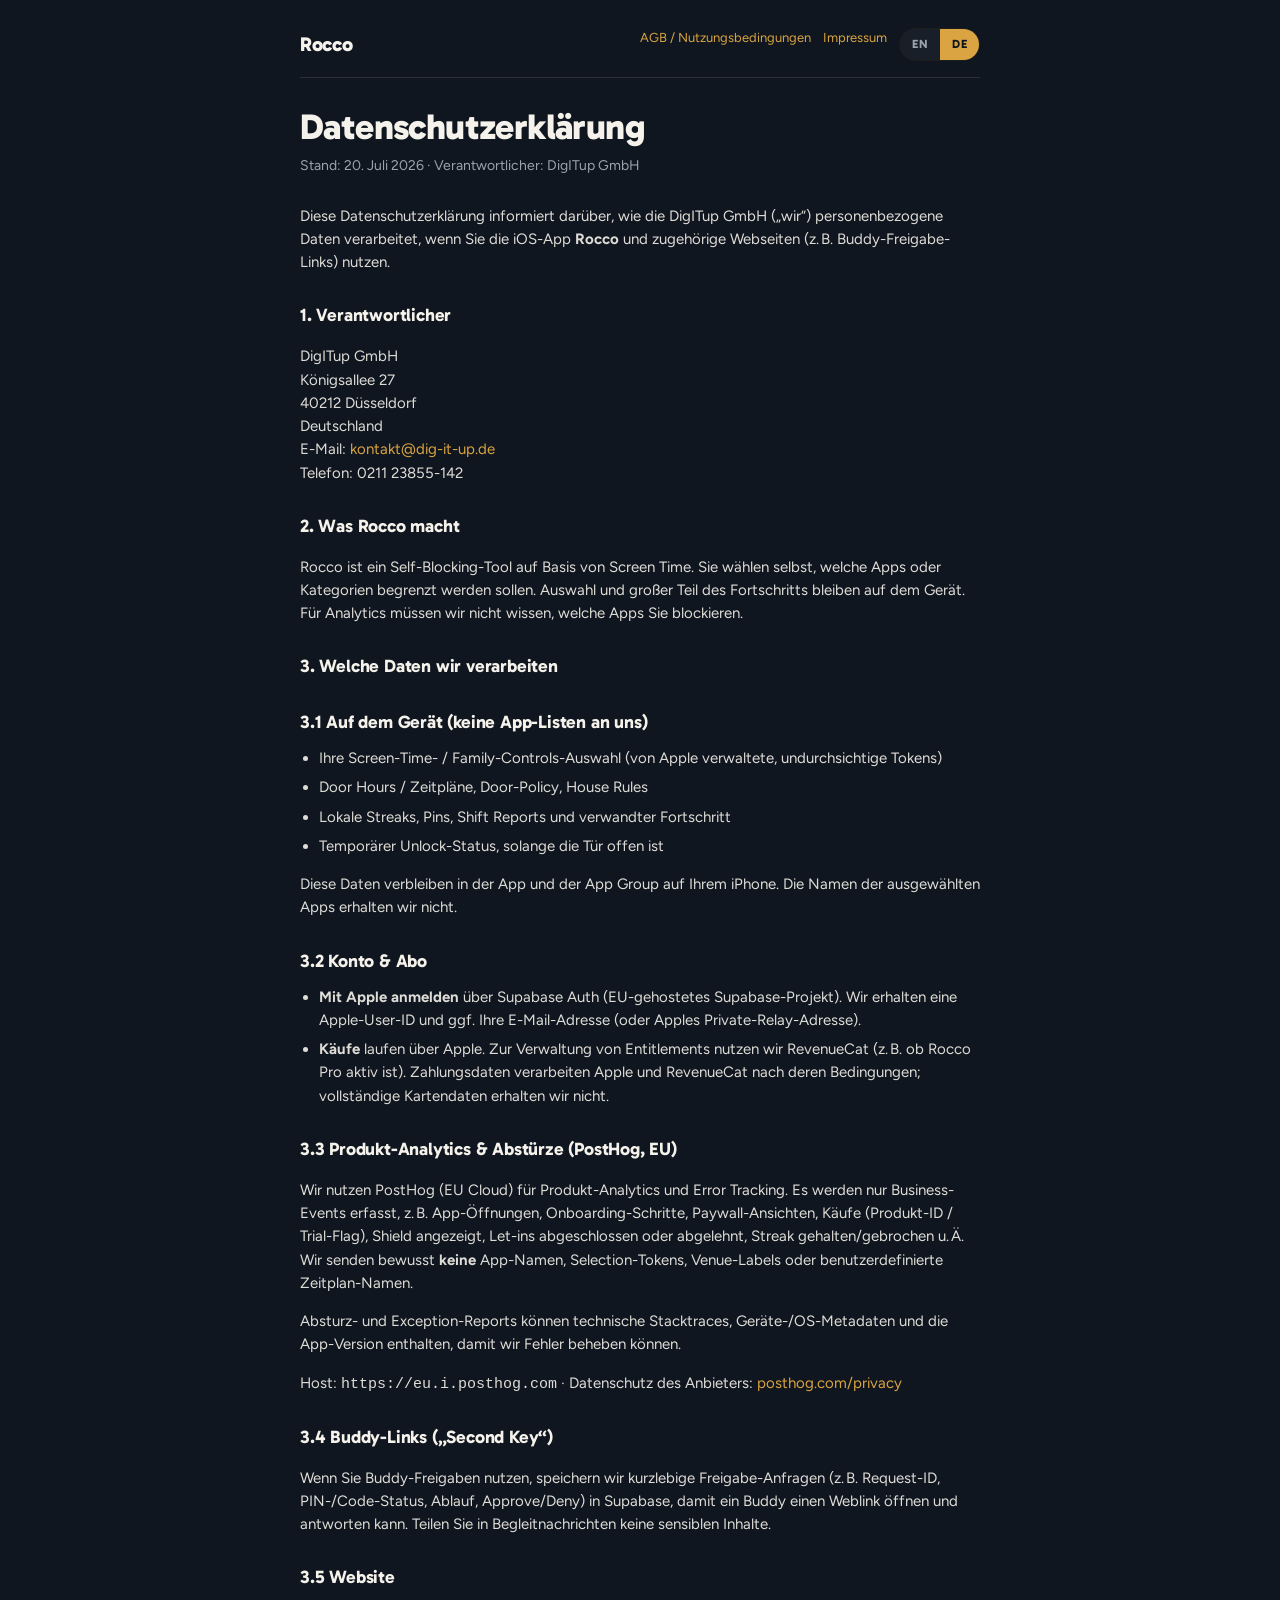
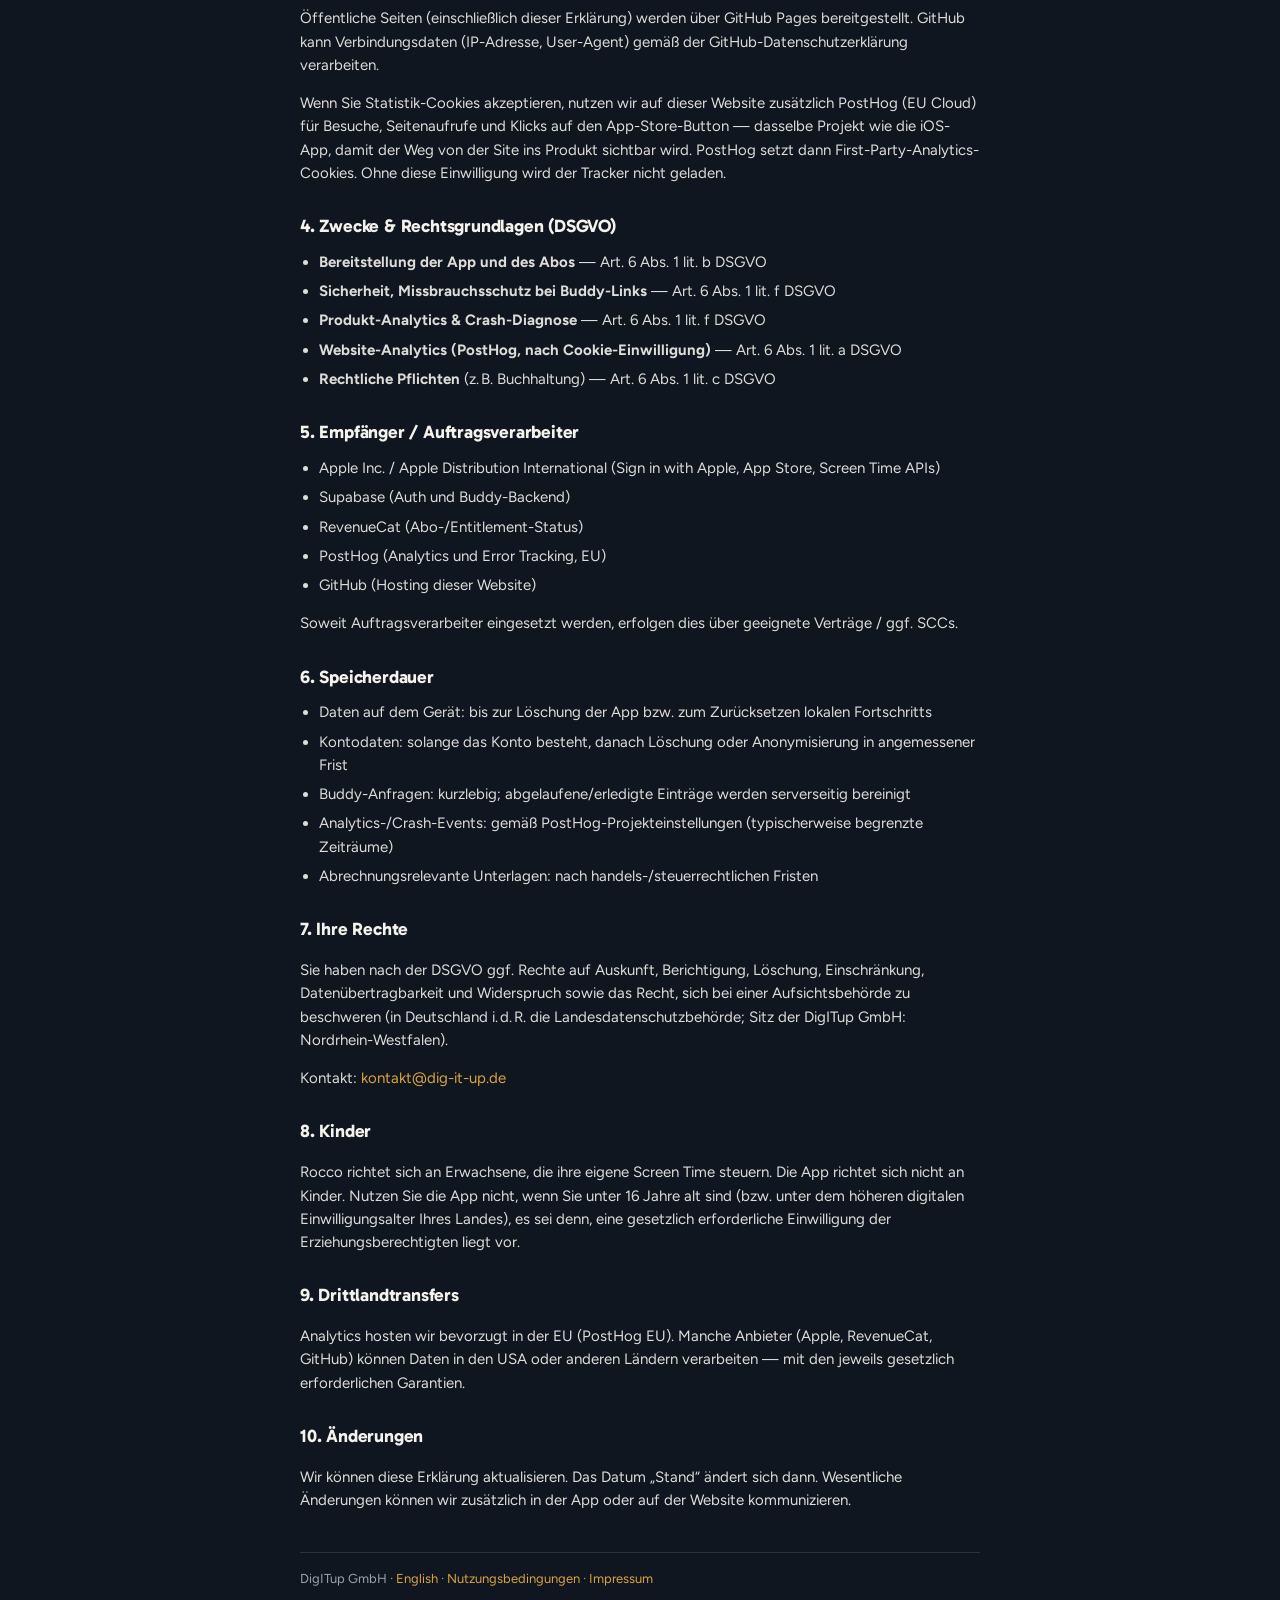
<file: privacy/de/index.html>
<!DOCTYPE html>
<html lang="de">
<head>
  <meta charset="utf-8" />
  <meta name="viewport" content="width=device-width, initial-scale=1" />
  <script id="Cookiebot" src="https://consent.cookiebot.com/uc.js" data-cbid="1db7adaa-9e09-48d9-9459-16a54d3e0758" data-blockingmode="auto" type="text/javascript"></script>
  <title>Datenschutzerklärung — Rocco</title>
  <meta name="description" content="Datenschutzerklärung der Rocco iOS-App von DigITup GmbH." />
  <link href="https://fonts.googleapis.com/css2?family=Gabarito:wght@700;800&family=Figtree:wght@400;600&display=swap" rel="stylesheet" />
  <script type="text/plain" data-cookieconsent="statistics" src="../../assets/posthog-init.js"></script>
  <link rel="stylesheet" href="../../assets/legal.css" />
</head>
<body>
  <div class="wrap">
    <header class="top">
      <a class="brand" href="../../">Rocco</a>
      <nav class="nav">
        <a href="../../terms/de/">AGB / Nutzungsbedingungen</a>
        <a href="../../impressum/">Impressum</a>
        <span class="lang">
          <a href="../">EN</a>
          <a class="active" href="./">DE</a>
        </span>
      </nav>
    </header>

    <h1>Datenschutzerklärung</h1>
    <p class="meta">Stand: 20. Juli 2026 · Verantwortlicher: DigITup GmbH</p>

    <p>
      Diese Datenschutzerklärung informiert darüber, wie die DigITup GmbH („wir“) personenbezogene Daten verarbeitet,
      wenn Sie die iOS-App <strong>Rocco</strong> und zugehörige Webseiten (z. B. Buddy-Freigabe-Links) nutzen.
    </p>

    <h2>1. Verantwortlicher</h2>
    <p>
      DigITup GmbH<br />
      Königsallee 27<br />
      40212 Düsseldorf<br />
      Deutschland<br />
      E-Mail: <a href="mailto:kontakt@dig-it-up.de">kontakt@dig-it-up.de</a><br />
      Telefon: 0211 23855-142
    </p>

    <h2>2. Was Rocco macht</h2>
    <p>
      Rocco ist ein Self-Blocking-Tool auf Basis von Screen Time. Sie wählen selbst, welche Apps oder Kategorien
      begrenzt werden sollen. Auswahl und großer Teil des Fortschritts bleiben auf dem Gerät. Für Analytics müssen wir
      nicht wissen, welche Apps Sie blockieren.
    </p>

    <h2>3. Welche Daten wir verarbeiten</h2>

    <h2>3.1 Auf dem Gerät (keine App-Listen an uns)</h2>
    <ul>
      <li>Ihre Screen-Time- / Family-Controls-Auswahl (von Apple verwaltete, undurchsichtige Tokens)</li>
      <li>Door Hours / Zeitpläne, Door-Policy, House Rules</li>
      <li>Lokale Streaks, Pins, Shift Reports und verwandter Fortschritt</li>
      <li>Temporärer Unlock-Status, solange die Tür offen ist</li>
    </ul>
    <p>
      Diese Daten verbleiben in der App und der App Group auf Ihrem iPhone. Die Namen der ausgewählten Apps erhalten wir nicht.
    </p>

    <h2>3.2 Konto &amp; Abo</h2>
    <ul>
      <li>
        <strong>Mit Apple anmelden</strong> über Supabase Auth (EU-gehostetes Supabase-Projekt). Wir erhalten eine Apple-User-ID
        und ggf. Ihre E-Mail-Adresse (oder Apples Private-Relay-Adresse).
      </li>
      <li>
        <strong>Käufe</strong> laufen über Apple. Zur Verwaltung von Entitlements nutzen wir RevenueCat (z. B. ob Rocco Pro aktiv ist).
        Zahlungsdaten verarbeiten Apple und RevenueCat nach deren Bedingungen; vollständige Kartendaten erhalten wir nicht.
      </li>
    </ul>

    <h2>3.3 Produkt-Analytics &amp; Abstürze (PostHog, EU)</h2>
    <p>
      Wir nutzen PostHog (EU Cloud) für Produkt-Analytics und Error Tracking. Es werden nur Business-Events erfasst, z. B.
      App-Öffnungen, Onboarding-Schritte, Paywall-Ansichten, Käufe (Produkt-ID / Trial-Flag), Shield angezeigt,
      Let-ins abgeschlossen oder abgelehnt, Streak gehalten/gebrochen u. Ä. Wir senden bewusst
      <strong>keine</strong> App-Namen, Selection-Tokens, Venue-Labels oder benutzerdefinierte Zeitplan-Namen.
    </p>
    <p>
      Absturz- und Exception-Reports können technische Stacktraces, Geräte-/OS-Metadaten und die App-Version enthalten,
      damit wir Fehler beheben können.
    </p>
    <p>
      Host: <code>https://eu.i.posthog.com</code> · Datenschutz des Anbieters:
      <a href="https://posthog.com/privacy" rel="noopener noreferrer">posthog.com/privacy</a>
    </p>

    <h2>3.4 Buddy-Links („Second Key“)</h2>
    <p>
      Wenn Sie Buddy-Freigaben nutzen, speichern wir kurzlebige Freigabe-Anfragen (z. B. Request-ID, PIN-/Code-Status,
      Ablauf, Approve/Deny) in Supabase, damit ein Buddy einen Weblink öffnen und antworten kann. Teilen Sie in
      Begleitnachrichten keine sensiblen Inhalte.
    </p>

    <h2>3.5 Website</h2>
    <p>
      Öffentliche Seiten (einschließlich dieser Erklärung) werden über GitHub Pages bereitgestellt. GitHub kann
      Verbindungsdaten (IP-Adresse, User-Agent) gemäß der GitHub-Datenschutzerklärung verarbeiten.
    </p>
    <p>
      Wenn Sie Statistik-Cookies akzeptieren, nutzen wir auf dieser Website zusätzlich PostHog (EU Cloud) für Besuche,
      Seitenaufrufe und Klicks auf den App-Store-Button — dasselbe Projekt wie die iOS-App, damit der Weg von der Site
      ins Produkt sichtbar wird. PostHog setzt dann First-Party-Analytics-Cookies. Ohne diese Einwilligung wird der
      Tracker nicht geladen.
    </p>

    <h2>4. Zwecke &amp; Rechtsgrundlagen (DSGVO)</h2>
    <ul>
      <li><strong>Bereitstellung der App und des Abos</strong> — Art. 6 Abs. 1 lit. b DSGVO</li>
      <li><strong>Sicherheit, Missbrauchsschutz bei Buddy-Links</strong> — Art. 6 Abs. 1 lit. f DSGVO</li>
      <li><strong>Produkt-Analytics &amp; Crash-Diagnose</strong> — Art. 6 Abs. 1 lit. f DSGVO</li>
      <li><strong>Website-Analytics (PostHog, nach Cookie-Einwilligung)</strong> — Art. 6 Abs. 1 lit. a DSGVO</li>
      <li><strong>Rechtliche Pflichten</strong> (z. B. Buchhaltung) — Art. 6 Abs. 1 lit. c DSGVO</li>
    </ul>

    <h2>5. Empfänger / Auftragsverarbeiter</h2>
    <ul>
      <li>Apple Inc. / Apple Distribution International (Sign in with Apple, App Store, Screen Time APIs)</li>
      <li>Supabase (Auth und Buddy-Backend)</li>
      <li>RevenueCat (Abo-/Entitlement-Status)</li>
      <li>PostHog (Analytics und Error Tracking, EU)</li>
      <li>GitHub (Hosting dieser Website)</li>
    </ul>
    <p>Soweit Auftragsverarbeiter eingesetzt werden, erfolgen dies über geeignete Verträge / ggf. SCCs.</p>

    <h2>6. Speicherdauer</h2>
    <ul>
      <li>Daten auf dem Gerät: bis zur Löschung der App bzw. zum Zurücksetzen lokalen Fortschritts</li>
      <li>Kontodaten: solange das Konto besteht, danach Löschung oder Anonymisierung in angemessener Frist</li>
      <li>Buddy-Anfragen: kurzlebig; abgelaufene/erledigte Einträge werden serverseitig bereinigt</li>
      <li>Analytics-/Crash-Events: gemäß PostHog-Projekteinstellungen (typischerweise begrenzte Zeiträume)</li>
      <li>Abrechnungsrelevante Unterlagen: nach handels-/steuerrechtlichen Fristen</li>
    </ul>

    <h2>7. Ihre Rechte</h2>
    <p>
      Sie haben nach der DSGVO ggf. Rechte auf Auskunft, Berichtigung, Löschung, Einschränkung, Datenübertragbarkeit und
      Widerspruch sowie das Recht, sich bei einer Aufsichtsbehörde zu beschweren (in Deutschland i. d. R. die
      Landesdatenschutzbehörde; Sitz der DigITup GmbH: Nordrhein-Westfalen).
    </p>
    <p>Kontakt: <a href="mailto:kontakt@dig-it-up.de">kontakt@dig-it-up.de</a></p>

    <h2>8. Kinder</h2>
    <p>
      Rocco richtet sich an Erwachsene, die ihre eigene Screen Time steuern. Die App richtet sich nicht an Kinder.
      Nutzen Sie die App nicht, wenn Sie unter 16 Jahre alt sind (bzw. unter dem höheren digitalen Einwilligungsalter
      Ihres Landes), es sei denn, eine gesetzlich erforderliche Einwilligung der Erziehungsberechtigten liegt vor.
    </p>

    <h2>9. Drittlandtransfers</h2>
    <p>
      Analytics hosten wir bevorzugt in der EU (PostHog EU). Manche Anbieter (Apple, RevenueCat, GitHub) können Daten in
      den USA oder anderen Ländern verarbeiten — mit den jeweils gesetzlich erforderlichen Garantien.
    </p>

    <h2>10. Änderungen</h2>
    <p>
      Wir können diese Erklärung aktualisieren. Das Datum „Stand“ ändert sich dann. Wesentliche Änderungen können wir
      zusätzlich in der App oder auf der Website kommunizieren.
    </p>
    <footer class="foot">
      DigITup GmbH · <a href="../">English</a> · <a href="../../terms/de/">Nutzungsbedingungen</a> ·
      <a href="../../impressum/">Impressum</a>
    </footer>
  </div>
</body>
</html>
</file>
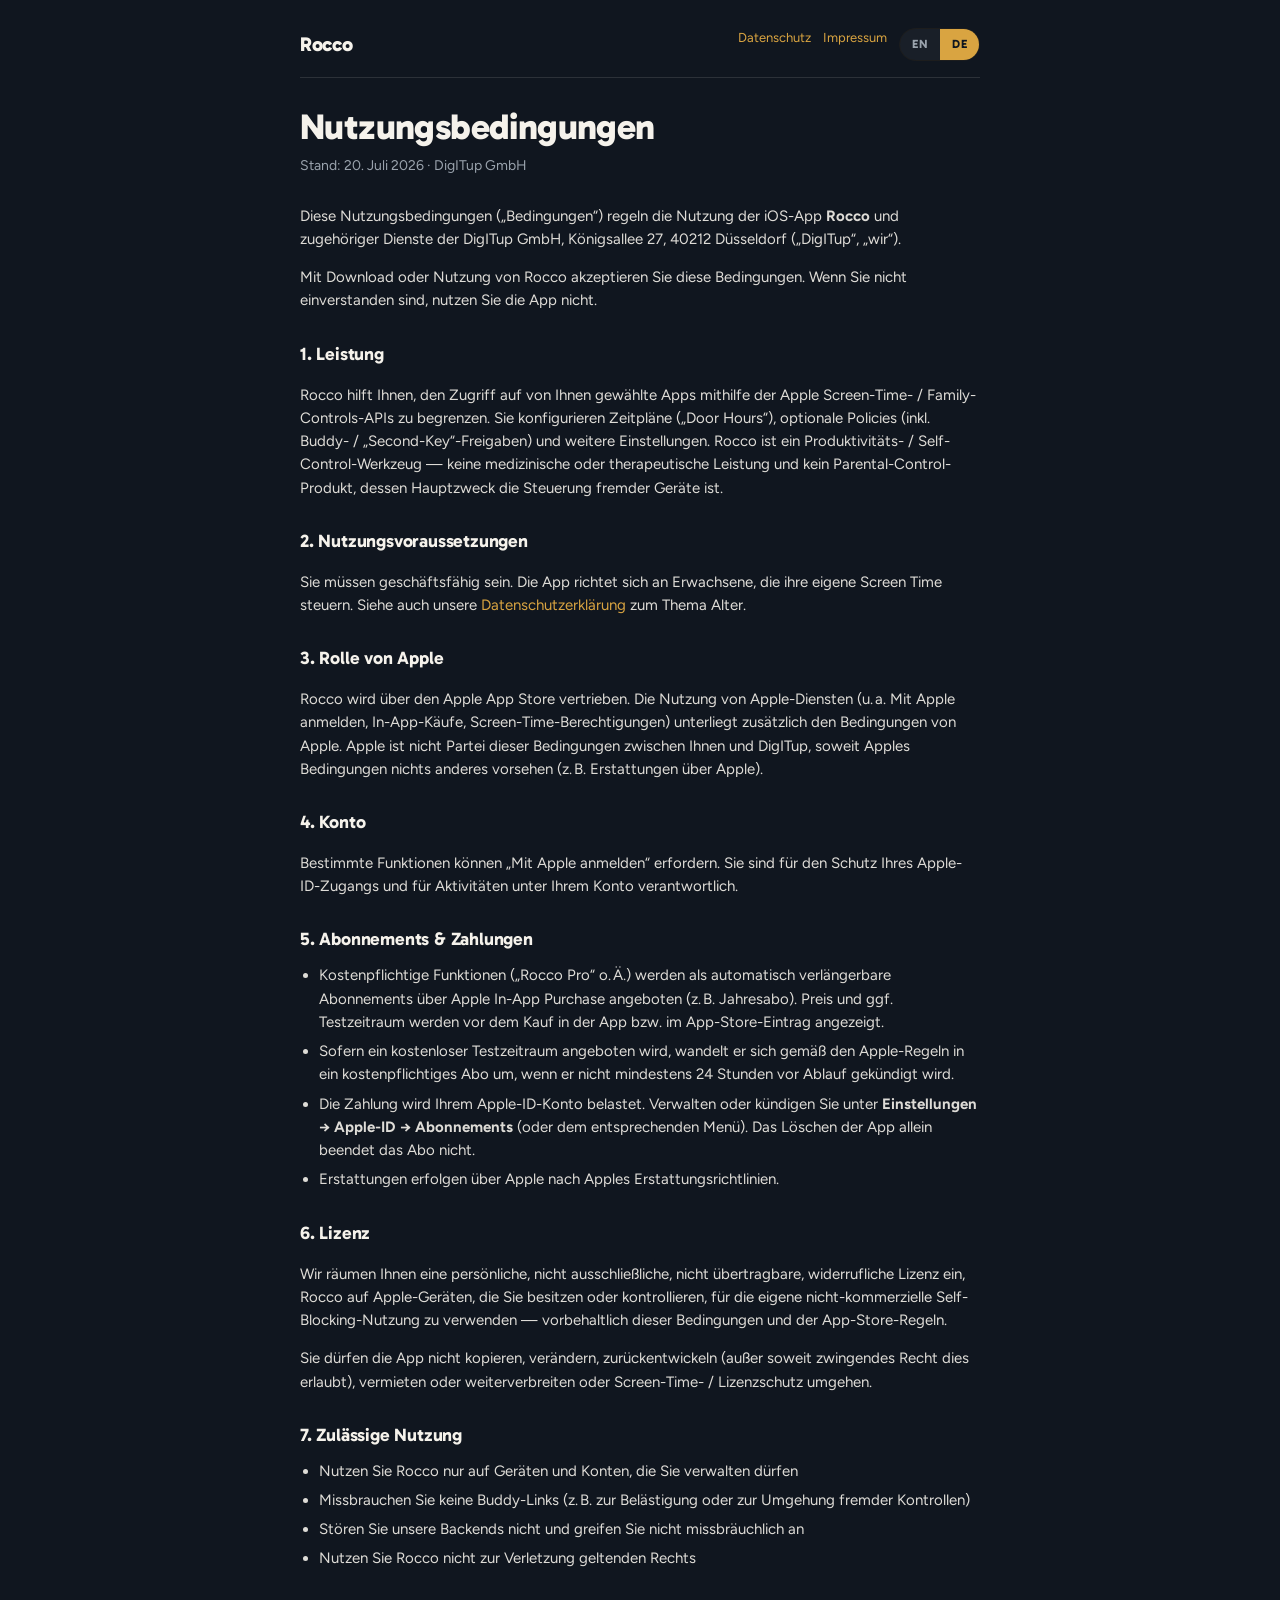
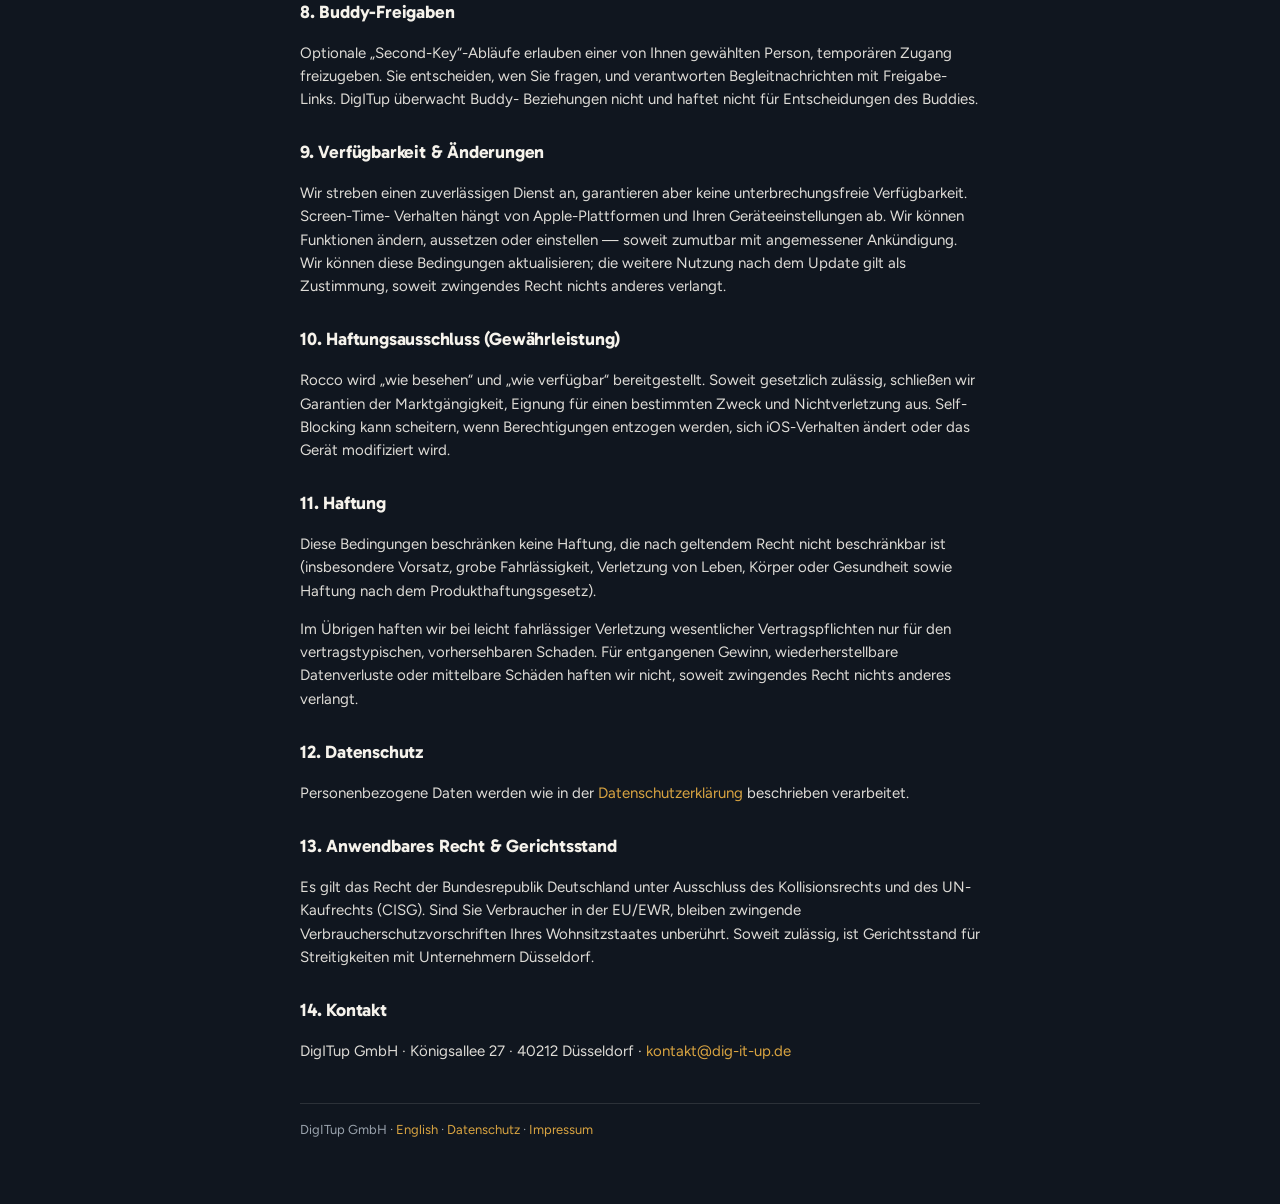
<file: terms/de/index.html>
<!DOCTYPE html>
<html lang="de">
<head>
  <meta charset="utf-8" />
  <meta name="viewport" content="width=device-width, initial-scale=1" />
  <script id="Cookiebot" src="https://consent.cookiebot.com/uc.js" data-cbid="1db7adaa-9e09-48d9-9459-16a54d3e0758" data-blockingmode="auto" type="text/javascript"></script>
  <title>Nutzungsbedingungen — Rocco</title>
  <meta name="description" content="Nutzungsbedingungen der Rocco iOS-App von DigITup GmbH." />
  <link href="https://fonts.googleapis.com/css2?family=Gabarito:wght@700;800&family=Figtree:wght@400;600&display=swap" rel="stylesheet" />
  <script type="text/plain" data-cookieconsent="statistics" src="../../assets/posthog-init.js"></script>
  <link rel="stylesheet" href="../../assets/legal.css" />
</head>
<body>
  <div class="wrap">
    <header class="top">
      <a class="brand" href="../../">Rocco</a>
      <nav class="nav">
        <a href="../../privacy/de/">Datenschutz</a>
        <a href="../../impressum/">Impressum</a>
        <span class="lang">
          <a href="../">EN</a>
          <a class="active" href="./">DE</a>
        </span>
      </nav>
    </header>

    <h1>Nutzungsbedingungen</h1>
    <p class="meta">Stand: 20. Juli 2026 · DigITup GmbH</p>

    <p>
      Diese Nutzungsbedingungen („Bedingungen“) regeln die Nutzung der iOS-App <strong>Rocco</strong> und zugehöriger
      Dienste der DigITup GmbH, Königsallee 27, 40212 Düsseldorf („DigITup“, „wir“).
    </p>
    <p>Mit Download oder Nutzung von Rocco akzeptieren Sie diese Bedingungen. Wenn Sie nicht einverstanden sind, nutzen Sie die App nicht.</p>

    <h2>1. Leistung</h2>
    <p>
      Rocco hilft Ihnen, den Zugriff auf von Ihnen gewählte Apps mithilfe der Apple Screen-Time- / Family-Controls-APIs
      zu begrenzen. Sie konfigurieren Zeitpläne („Door Hours“), optionale Policies (inkl. Buddy- / „Second-Key“-Freigaben)
      und weitere Einstellungen. Rocco ist ein Produktivitäts- / Self-Control-Werkzeug — keine medizinische oder
      therapeutische Leistung und kein Parental-Control-Produkt, dessen Hauptzweck die Steuerung fremder Geräte ist.
    </p>

    <h2>2. Nutzungsvoraussetzungen</h2>
    <p>
      Sie müssen geschäftsfähig sein. Die App richtet sich an Erwachsene, die ihre eigene Screen Time steuern.
      Siehe auch unsere <a href="../../privacy/de/">Datenschutzerklärung</a> zum Thema Alter.
    </p>

    <h2>3. Rolle von Apple</h2>
    <p>
      Rocco wird über den Apple App Store vertrieben. Die Nutzung von Apple-Diensten (u. a. Mit Apple anmelden,
      In-App-Käufe, Screen-Time-Berechtigungen) unterliegt zusätzlich den Bedingungen von Apple. Apple ist nicht Partei
      dieser Bedingungen zwischen Ihnen und DigITup, soweit Apples Bedingungen nichts anderes vorsehen
      (z. B. Erstattungen über Apple).
    </p>

    <h2>4. Konto</h2>
    <p>
      Bestimmte Funktionen können „Mit Apple anmelden“ erfordern. Sie sind für den Schutz Ihres Apple-ID-Zugangs und für
      Aktivitäten unter Ihrem Konto verantwortlich.
    </p>

    <h2>5. Abonnements &amp; Zahlungen</h2>
    <ul>
      <li>
        Kostenpflichtige Funktionen („Rocco Pro“ o. Ä.) werden als automatisch verlängerbare Abonnements über Apple
        In-App Purchase angeboten (z. B. Jahresabo). Preis und ggf. Testzeitraum werden vor dem Kauf in der App bzw. im
        App-Store-Eintrag angezeigt.
      </li>
      <li>
        Sofern ein kostenloser Testzeitraum angeboten wird, wandelt er sich gemäß den Apple-Regeln in ein kostenpflichtiges
        Abo um, wenn er nicht mindestens 24 Stunden vor Ablauf gekündigt wird.
      </li>
      <li>
        Die Zahlung wird Ihrem Apple-ID-Konto belastet. Verwalten oder kündigen Sie unter
        <strong>Einstellungen → Apple-ID → Abonnements</strong> (oder dem entsprechenden Menü). Das Löschen der App
        allein beendet das Abo nicht.
      </li>
      <li>Erstattungen erfolgen über Apple nach Apples Erstattungsrichtlinien.</li>
    </ul>

    <h2>6. Lizenz</h2>
    <p>
      Wir räumen Ihnen eine persönliche, nicht ausschließliche, nicht übertragbare, widerrufliche Lizenz ein, Rocco auf
      Apple-Geräten, die Sie besitzen oder kontrollieren, für die eigene nicht-kommerzielle Self-Blocking-Nutzung zu
      verwenden — vorbehaltlich dieser Bedingungen und der App-Store-Regeln.
    </p>
    <p>
      Sie dürfen die App nicht kopieren, verändern, zurückentwickeln (außer soweit zwingendes Recht dies erlaubt),
      vermieten oder weiterverbreiten oder Screen-Time- / Lizenzschutz umgehen.
    </p>

    <h2>7. Zulässige Nutzung</h2>
    <ul>
      <li>Nutzen Sie Rocco nur auf Geräten und Konten, die Sie verwalten dürfen</li>
      <li>Missbrauchen Sie keine Buddy-Links (z. B. zur Belästigung oder zur Umgehung fremder Kontrollen)</li>
      <li>Stören Sie unsere Backends nicht und greifen Sie nicht missbräuchlich an</li>
      <li>Nutzen Sie Rocco nicht zur Verletzung geltenden Rechts</li>
    </ul>

    <h2>8. Buddy-Freigaben</h2>
    <p>
      Optionale „Second-Key“-Abläufe erlauben einer von Ihnen gewählten Person, temporären Zugang freizugeben. Sie
      entscheiden, wen Sie fragen, und verantworten Begleitnachrichten mit Freigabe-Links. DigITup überwacht Buddy-
      Beziehungen nicht und haftet nicht für Entscheidungen des Buddies.
    </p>

    <h2>9. Verfügbarkeit &amp; Änderungen</h2>
    <p>
      Wir streben einen zuverlässigen Dienst an, garantieren aber keine unterbrechungsfreie Verfügbarkeit. Screen-Time-
      Verhalten hängt von Apple-Plattformen und Ihren Geräteeinstellungen ab. Wir können Funktionen ändern, aussetzen oder
      einstellen — soweit zumutbar mit angemessener Ankündigung. Wir können diese Bedingungen aktualisieren; die weitere
      Nutzung nach dem Update gilt als Zustimmung, soweit zwingendes Recht nichts anderes verlangt.
    </p>

    <h2>10. Haftungsausschluss (Gewährleistung)</h2>
    <p>
      Rocco wird „wie besehen“ und „wie verfügbar“ bereitgestellt. Soweit gesetzlich zulässig, schließen wir
      Garantien der Marktgängigkeit, Eignung für einen bestimmten Zweck und Nichtverletzung aus. Self-Blocking kann
      scheitern, wenn Berechtigungen entzogen werden, sich iOS-Verhalten ändert oder das Gerät modifiziert wird.
    </p>

    <h2>11. Haftung</h2>
    <p>
      Diese Bedingungen beschränken keine Haftung, die nach geltendem Recht nicht beschränkbar ist (insbesondere Vorsatz,
      grobe Fahrlässigkeit, Verletzung von Leben, Körper oder Gesundheit sowie Haftung nach dem Produkthaftungsgesetz).
    </p>
    <p>
      Im Übrigen haften wir bei leicht fahrlässiger Verletzung wesentlicher Vertragspflichten nur für den vertragstypischen,
      vorhersehbaren Schaden. Für entgangenen Gewinn, wiederherstellbare Datenverluste oder mittelbare Schäden haften wir
      nicht, soweit zwingendes Recht nichts anderes verlangt.
    </p>

    <h2>12. Datenschutz</h2>
    <p>Personenbezogene Daten werden wie in der <a href="../../privacy/de/">Datenschutzerklärung</a> beschrieben verarbeitet.</p>

    <h2>13. Anwendbares Recht &amp; Gerichtsstand</h2>
    <p>
      Es gilt das Recht der Bundesrepublik Deutschland unter Ausschluss des Kollisionsrechts und des UN-Kaufrechts (CISG).
      Sind Sie Verbraucher in der EU/EWR, bleiben zwingende Verbraucherschutzvorschriften Ihres Wohnsitzstaates unberührt.
      Soweit zulässig, ist Gerichtsstand für Streitigkeiten mit Unternehmern Düsseldorf.
    </p>

    <h2>14. Kontakt</h2>
    <p>
      DigITup GmbH · Königsallee 27 · 40212 Düsseldorf ·
      <a href="mailto:kontakt@dig-it-up.de">kontakt@dig-it-up.de</a>
    </p>
    <footer class="foot">
      DigITup GmbH · <a href="../">English</a> · <a href="../../privacy/de/">Datenschutz</a> ·
      <a href="../../impressum/">Impressum</a>
    </footer>
  </div>
</body>
</html>
</file>
<file: assets/legal.css>
:root {
  --night: #10161f;
  --bone: #f5f2eb;
  --amber: #d9a441;
  --ink: #1d1d1d;
  --slate: #9aa3ad;
  --line: rgba(245, 242, 235, 0.12);
}

* {
  box-sizing: border-box;
}

body {
  margin: 0;
  min-height: 100vh;
  background: var(--night);
  color: var(--bone);
  font-family: Figtree, system-ui, sans-serif;
  line-height: 1.55;
}

a {
  color: var(--amber);
  text-decoration: none;
}

a:hover {
  text-decoration: underline;
}

.wrap {
  max-width: 720px;
  margin: 0 auto;
  padding: 28px 20px 64px;
}

.top {
  display: flex;
  flex-wrap: wrap;
  gap: 10px 16px;
  align-items: center;
  justify-content: space-between;
  margin-bottom: 28px;
  padding-bottom: 16px;
  border-bottom: 1px solid var(--line);
}

.brand {
  font-family: Gabarito, sans-serif;
  font-weight: 800;
  font-size: 20px;
  letter-spacing: -0.3px;
  color: var(--bone);
  text-decoration: none;
}

.brand:hover {
  text-decoration: none;
  color: var(--amber);
}

.nav {
  display: flex;
  flex-wrap: wrap;
  gap: 12px;
  font-size: 13px;
}

.lang {
  display: inline-flex;
  border: 1.5px solid var(--ink);
  border-radius: 999px;
  overflow: hidden;
  background: rgba(245, 242, 235, 0.04);
}

.lang a {
  padding: 6px 12px;
  color: var(--slate);
  text-decoration: none;
  font-family: Gabarito, sans-serif;
  font-weight: 700;
  font-size: 12px;
  letter-spacing: 0.4px;
}

.lang a.active {
  background: var(--amber);
  color: var(--night);
}

h1 {
  font-family: Gabarito, sans-serif;
  font-weight: 800;
  font-size: clamp(28px, 5vw, 36px);
  letter-spacing: -0.6px;
  margin: 0 0 8px;
  line-height: 1.15;
}

.meta {
  color: var(--slate);
  font-size: 14px;
  margin: 0 0 28px;
}

h2 {
  font-family: Gabarito, sans-serif;
  font-weight: 700;
  font-size: 18px;
  margin: 28px 0 10px;
  letter-spacing: -0.2px;
}

p,
li {
  color: rgba(245, 242, 235, 0.9);
  font-size: 15px;
}

ul {
  padding-left: 1.2em;
  margin: 0 0 12px;
}

li {
  margin-bottom: 6px;
}

.note {
  margin-top: 36px;
  padding: 14px 16px;
  border: 1.5px solid var(--line);
  border-radius: 14px;
  color: var(--slate);
  font-size: 13px;
}

.foot {
  margin-top: 40px;
  padding-top: 16px;
  border-top: 1px solid var(--line);
  color: var(--slate);
  font-size: 13px;
}
</file>
